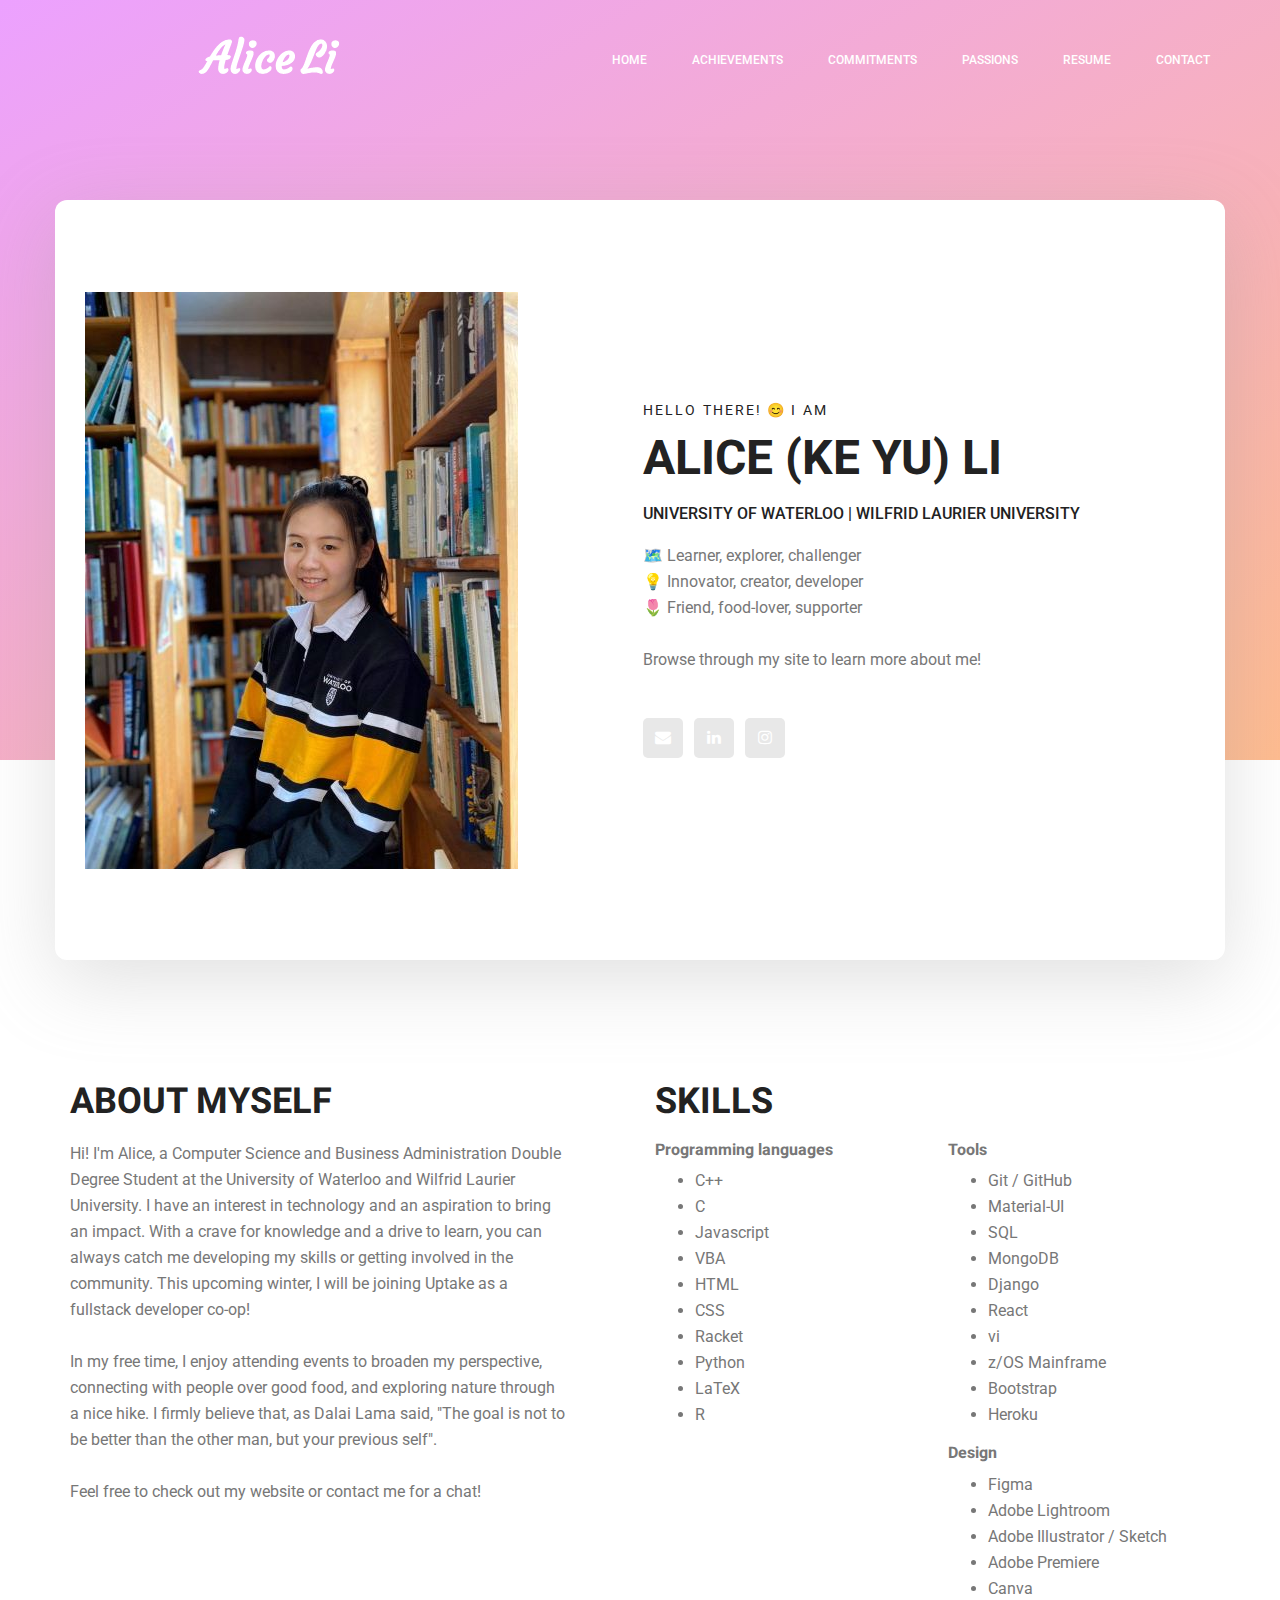
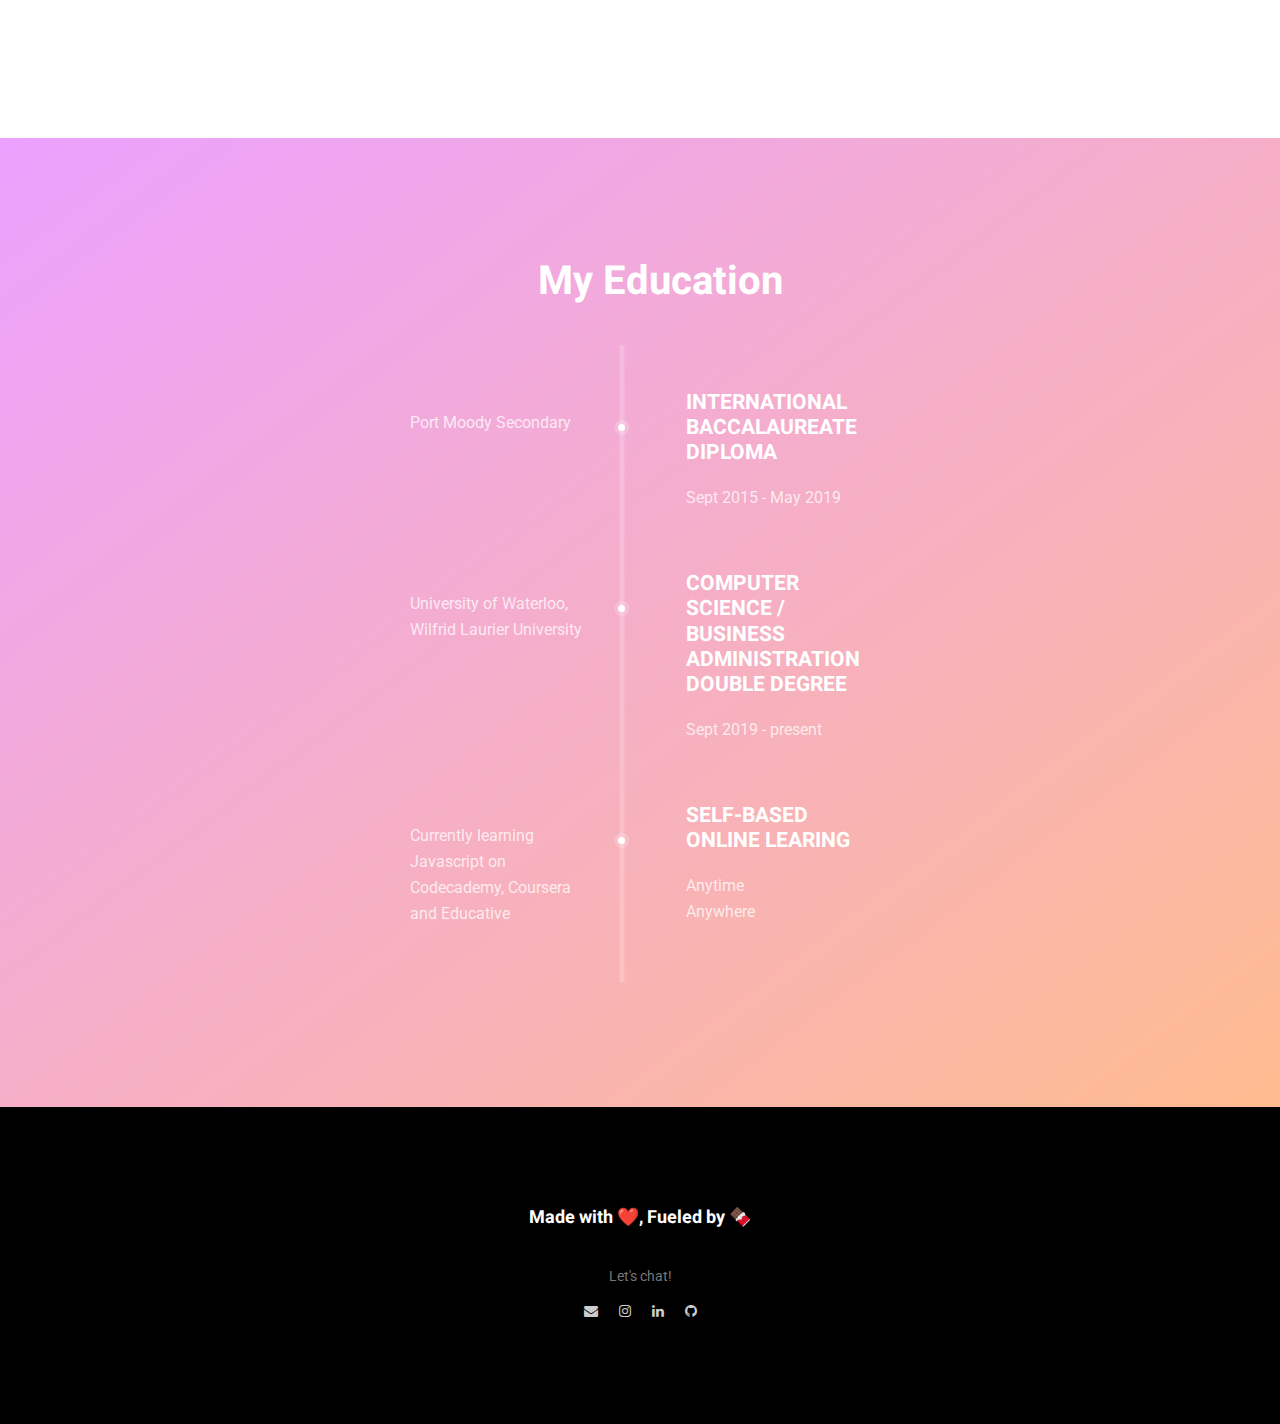
<file: index.html>
<!doctype html>
<html lang="en">
    <head>
		<!-- Global site tag (gtag.js) - Google Analytics -->
		<script async src="https://www.googletagmanager.com/gtag/js?id=UA-165931136-1"></script>
		<script>
		window.dataLayer = window.dataLayer || [];
		function gtag(){dataLayer.push(arguments);}
		gtag('js', new Date());

		gtag('config', 'UA-165931136-1');
		</script>

        <!-- Required meta tags -->
        <meta charset="utf-8">
        <meta name="viewport" content="width=device-width, initial-scale=1, shrink-to-fit=no">
        <link rel="icon" href="img/favicon.png" type="image/png">
		<title>Alice (Ke Yu)</title>
		
        <link rel="stylesheet" href="css/bootstrap.css">
        <link rel="stylesheet" href="vendors/linericon/style.css">
        <link rel="stylesheet" href="css/font-awesome.min.css">
        <link rel="stylesheet" href="vendors/nice-select/css/nice-select.css">
        <!-- main css -->
        <link rel="stylesheet" href="css/style.css">
		<link rel="stylesheet" href="css/responsive.css">
		
	</head>


    <body>
        
        <!--================Header Menu Area =================-->
        <header class="header_area">
            <div class="main_menu">
            	<nav class="navbar navbar-expand-lg navbar-light">
					<div class="container box_1620">
						<!-- Brand and toggle get grouped for better mobile display -->
						<a class="navbar-brand logo_h" href="index.html"><img src="img/logo.png" alt=""></a>
						<button class="navbar-toggler" type="button" data-toggle="collapse" data-target="#navbarSupportedContent" aria-controls="navbarSupportedContent" aria-expanded="false" aria-label="Toggle navigation">
							<span class="icon-bar"></span>
							<span class="icon-bar"></span>
							<span class="icon-bar"></span>
						</button>
						<!-- Collect the nav links, forms, and other content for toggling -->
						<div class="collapse navbar-collapse offset" id="navbarSupportedContent">
							<ul class="nav navbar-nav menu_nav ml-auto">
								<li class="nav-item active"><a class="nav-link" href="index.html">Home</a></li> 
								<li class="nav-item"><a class="nav-link" href="achievements.html">Achievements</a></li> 
								<li class="nav-item"><a class="nav-link" href="commitments.html">Commitments</a></li> 
								<li class="nav-item submenu dropdown">
									<a href="#" class="nav-link dropdown-toggle" data-toggle="dropdown" role="button" aria-haspopup="true" aria-expanded="false">Passions</a>
									<ul class="dropdown-menu">
										<li class="nav-item"><a class="nav-link" href="art.html">Art</a></li>
										<li class="nav-item"><a class="nav-link" href="sports.html">Sports</a></li>
										<li class="nav-item"><a class="nav-link" href="film.html">Film</a></li>
										<li class="nav-item"><a class="nav-link" href="baking.html">Baking</a></li>
									</ul>
								</li> 
								<li class="nav-item"><a class="nav-link" href="resume.pdf" target="_blank">Resume</a></li>
								<li class="nav-item"><a class="nav-link" href="contact.html">Contact</a></li>
							</ul>
						</div> 
					</div>
            	</nav>
            </div>
        </header>
        <!--================Header Menu Area =================-->
		
		




        <!--================Home Banner Area =================-->
        <section class="home_banner_area">
           	<div class="container box_1620">
           		<div class="banner_inner d-flex align-items-center">
					<div class="banner_content">
						<div class="media">
							<div class="d-flex">
								<img src="img/personal.jpeg" alt="">
							</div>
							<div class="media-body">
								<div class="personal_text">
									<h6>Hello There! 😊 I am</h6>
									<h3>Alice (Ke Yu) Li</h3>
									<h4>University of Waterloo   |   Wilfrid Laurier University</h4>
									<p>🗺️ Learner, explorer, challenger <br />💡 Innovator, creator, developer <br />🌷 Friend, food-lover, supporter  <br /><br />
									Browse through my site to learn more about me!</p>
				<!--	<p>I'm a student, developer, hungry, curious, explore, open to learn, share, feedback, challenge, self discipline, sleep, eat, </p> -->
									<ul class="list basic_info">
										</ul>
									<ul class="list personal_social">
										<li><a href="mailto:ky24li@uwaterloo.ca" target="_blank"><i class="fa fa-envelope"></i></a></li>
										<li><a href="https://www.linkedin.com/in/alice-li-keyu/" target="_blank"><i class="fa fa-linkedin"></i></a></li>
										<li><a href="https://www.instagram.com/aliceelii/" target="_blank"><i class="fa fa-instagram"></i></a></li>
									</ul>
								</div>
							</div>
						</div>
					</div>
				</div>
            </div>
        </section>
        <!--================End Home Banner Area =================-->
        
        <!--================Welcome Area =================-->
        <section class="welcome_area p_120">
        	<div class="container">
        		<div class="row welcome_inner">
        			<div class="col-lg-6">
        				<div class="welcome_text">
        					<h4>About Myself</h4>
        					<p>Hi! I'm Alice, a Computer Science and Business Administration Double Degree Student 
								at the University of Waterloo and Wilfrid Laurier University. I have an interest in technology and an aspiration 
							to bring an impact. With a crave for knowledge and a drive to learn, you can always catch me developing my skills or 
							getting involved in the community. This upcoming winter, I will be joining Uptake as a fullstack developer co-op!<br/><br/>
							In my free time, I enjoy attending events to broaden my perspective, connecting with people over good food, and 
							exploring nature through a nice hike. I firmly believe that, as Dalai Lama said, 
							"The goal is not to be better than the other man, but your previous self".<br/><br/>
							Feel free to check out my website or contact me for a chat!
						</p>
        				</div>
        			</div>
        			<div class="col-lg-6">
        				<div class="welcome_text">
						<h4>Skills</h4>
						<div class="row">
							<div class="col">
							<h5>Programming languages</h5>
								<ul>
									<li>C++</li>
									<li>C</li>
									<li>Javascript</li>
									<li>VBA</li>
									<li>HTML</li>
									<li>CSS</li>
									<li>Racket</li>
									<li>Python</li>
									<li>LaTeX</li>
									<li>R</li>
								</ul>
							</div>
							<div class="col">
								<h5>Tools</h5>
								<ul>
									<li>Git / GitHub</li>
									<li>Material-UI</li>
									<li>SQL</li>
									<li>MongoDB</li>
									<li>Django</li>
									<li>React</li>
									<li>vi</li>
									<li>z/OS Mainframe</li>
									<li>Bootstrap</li>
									<li>Heroku</li>
								</ul>
								<h5>Design</h5>
								<ul>
									<li>Figma</li>
									<li>Adobe Lightroom</li>
									<li>Adobe Illustrator / Sketch</li>
									<li>Adobe Premiere</li>
									<li>Canva</li>
								</ul>
							</div>
							</div>
						</div>
        			</div>
        		</div>
        	</div>
        </section>
        <!--================End Welcome Area =================-->
        
        <!--================My Tabs Area =================-->
        <section class="mytabs_area p_120">
        	<div class="container">
        		<div class="tabs_inner">
					<ul style="text-align: center; padding-bottom:20px;">
						
							<h4 style="color:white; font-size:250%"> My Education</h4>
						
					</ul>
					<div class="tab-content" id="myTabContent">
						<div class="tab-pane fade show active" id="home" aria-labelledby="home-tab">
							<ul class="list">
								<li>
									<span></span>
									<div class="media">
										<div class="d-flex" style="width:60%;">
											<p>Port Moody Secondary</p>
										</div>
										<div class="media-body">
											<h4>International Baccalaureate Diploma</h4>
											<p>Sept 2015 - May 2019</p>
										</div>
									</div>
								</li>
								<li>
									<span></span>
									<div class="media">
										<div class="d-flex" style="width:60%;">
											<p>University of Waterloo, Wilfrid Laurier University</p>
										</div>
										<div class="media-body">
											<h4>Computer Science / Business Administration Double Degree</h4>
											<p>Sept 2019 - present </p>
										</div>
									</div>
								</li>
								<li>
								<span></span>
									<div class="media">
										<div class="d-flex" style="width:60%;">
											<p>Currently learning Javascript on Codecademy, Coursera and Educative</p>
										</div>
										<div class="media-body">
											<h4>Self-based Online learing</h4>
											<p>Anytime <br />Anywhere</p>
										</div>
									</div>
								</li>
							</ul>
						</div>
					</div>
        		</div>
        	</div>
        </section>
        <!--================End My Tabs Area =================-->
        
		
        <!--================Footer Area =================-->
        <footer class="footer_area p_100">
        	<div class="container">
        		<div class="row footer_inner">
        			<div class="col-4">
        			</div>
        			<div class="col-4">
						<aside class="f_widget social_widget" style="text-align: center;">
        					<div class="f_title" >
        						<h3>Made with ❤️, Fueled by 🍫</h3>
        					</div>
        					<p>Let's chat!</p>
        					<ul class="list">
        						<li><a href="mailto:ky24li@uwaterloo.ca"><i class="fa fa-envelope"></i></a></li>
        						<li><a href="https://www.instagram.com/aliceelii/"><i class="fa fa-instagram"></i></a></li>
        						<li><a href="https://www.linkedin.com/in/alice-li-keyu/"><i class="fa fa-linkedin"></i></a></li>
        						<li><a href="https://github.com/keyualiceli"><i class="fa fa-github"></i></a></li>
        					</ul>
        				</aside>
                    </div>
                    <div class="col-4"></div>
        		</div>
        	</div>
        </footer>
        <!--================End Footer Area =================-->
        
        
        
        
        
        
        <!-- Optional JavaScript -->
        <!-- jQuery first, then Popper.js, then Bootstrap JS -->
        <script src="js/jquery-3.3.1.min.js"></script>
        <script src="js/bootstrap.min.js"></script>
        <script src="vendors/nice-select/js/jquery.nice-select.min.js"></script>
    </body>
</html>
</file>
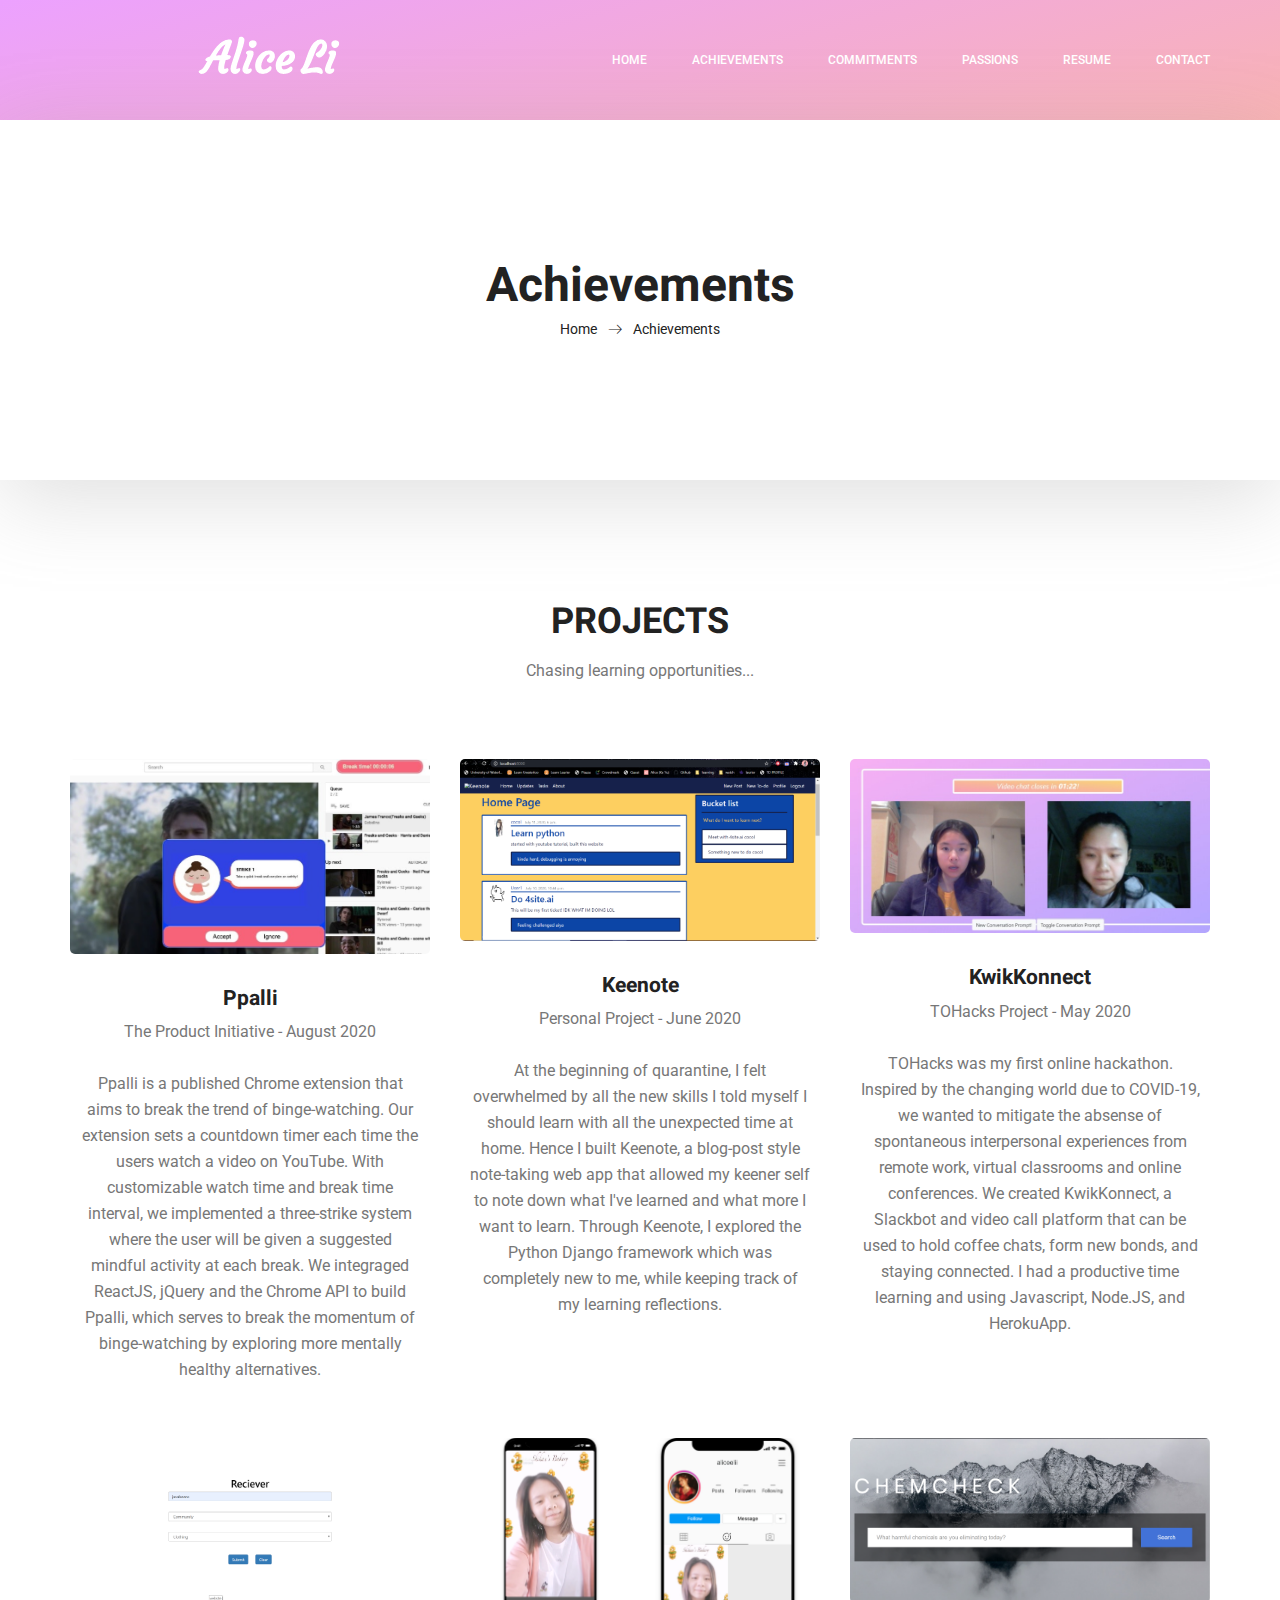
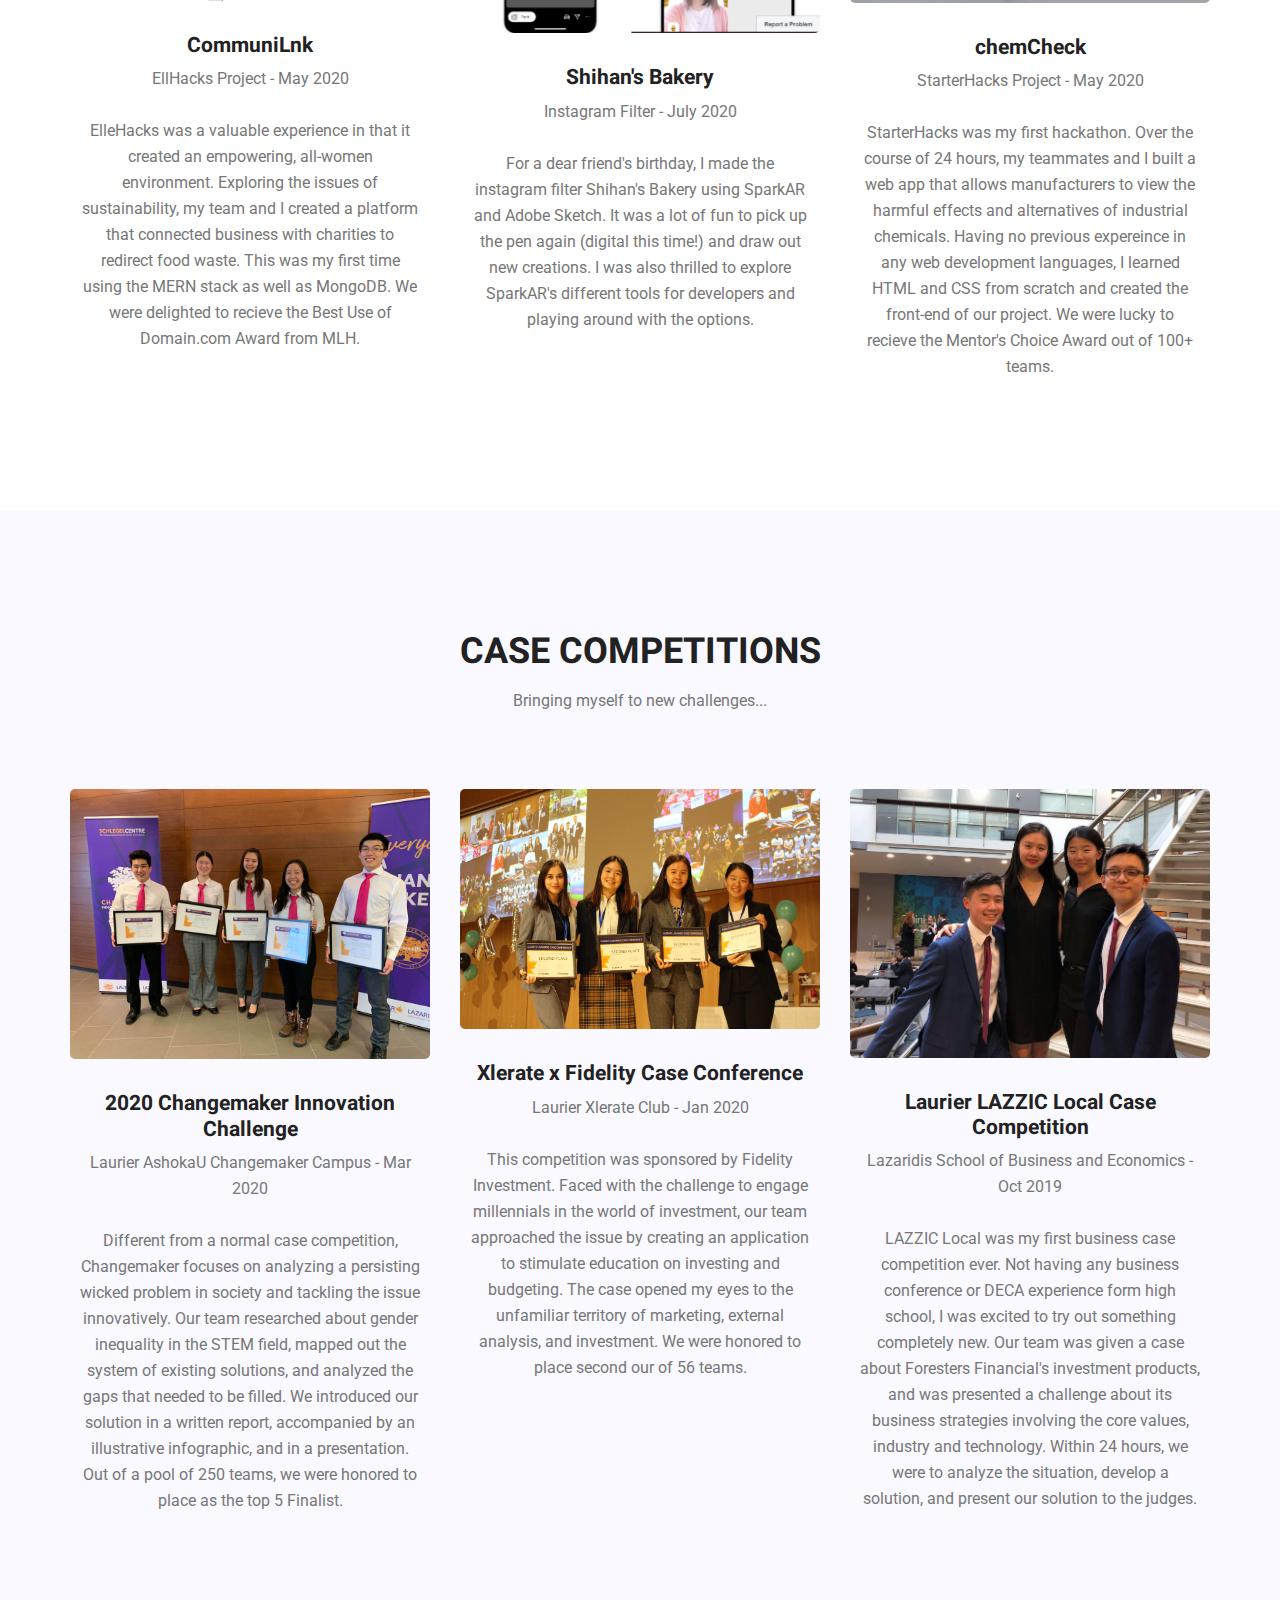
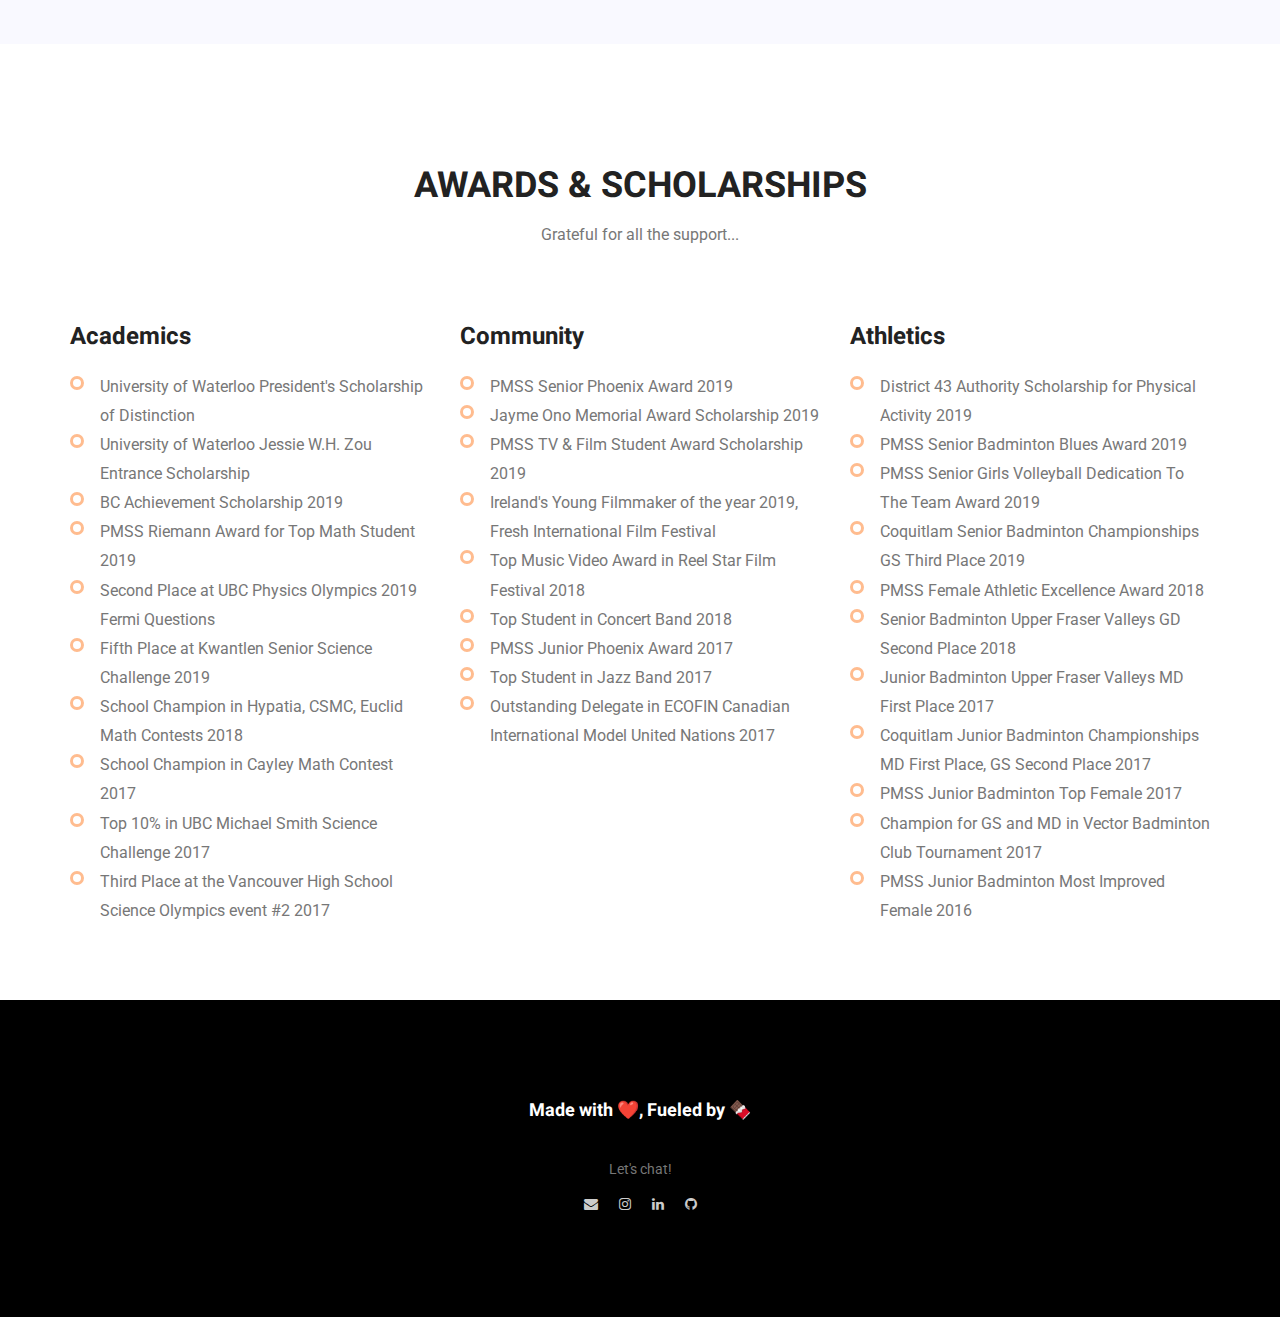
<file: achievements.html>
<!doctype html>
<html lang="en">
    <head>
        <!-- Required meta tags -->
        <meta charset="utf-8">
        <meta name="viewport" content="width=device-width, initial-scale=1, shrink-to-fit=no">
        <link rel="icon" href="img/favicon.png" type="image/png">
		<title>Alice (Ke Yu)</title>
		
        <link rel="stylesheet" href="css/bootstrap.css">
        <link rel="stylesheet" href="vendors/linericon/style.css">
        <link rel="stylesheet" href="css/font-awesome.min.css">
        <link rel="stylesheet" href="vendors/nice-select/css/nice-select.css">
        <!-- main css -->
        <link rel="stylesheet" href="css/style.css">
		<link rel="stylesheet" href="css/responsive.css">
		<!-- Global site tag (gtag.js) - Google Analytics -->
		<script async src="https://www.googletagmanager.com/gtag/js?id=UA-165931136-1"></script>
		<script>
		window.dataLayer = window.dataLayer || [];
		function gtag(){dataLayer.push(arguments);}
		gtag('js', new Date());

		gtag('config', 'UA-165931136-1');
		</script>
	</head>
    <body>
        
        <!--================Header Menu Area =================-->
        <header class="header_area">
            <div class="main_menu">
            	<nav class="navbar navbar-expand-lg navbar-light">
					<div class="container box_1620">
						<!-- Brand and toggle get grouped for better mobile display -->
						<a class="navbar-brand logo_h" href="index.html"><img src="img/logo.png" alt=""></a>
						<button class="navbar-toggler" type="button" data-toggle="collapse" data-target="#navbarSupportedContent" aria-controls="navbarSupportedContent" aria-expanded="false" aria-label="Toggle navigation">
							<span class="icon-bar"></span>
							<span class="icon-bar"></span>
							<span class="icon-bar"></span>
						</button>
						<!-- Collect the nav links, forms, and other content for toggling -->
						<div class="collapse navbar-collapse offset" id="navbarSupportedContent">
							<ul class="nav navbar-nav menu_nav ml-auto">
								<li class="nav-item active"><a class="nav-link" href="index.html">Home</a></li> 
								<li class="nav-item"><a class="nav-link" href="achievements.html">Achievements</a></li> 
								<li class="nav-item"><a class="nav-link" href="commitments.html">Commitments</a></li> 
								<li class="nav-item submenu dropdown">
									<a href="#" class="nav-link dropdown-toggle" data-toggle="dropdown" role="button" aria-haspopup="true" aria-expanded="false">Passions</a>
									<ul class="dropdown-menu">
										<li class="nav-item"><a class="nav-link" href="art.html">Art</a></li>
										<li class="nav-item"><a class="nav-link" href="sports.html">Sports</a></li>
										<li class="nav-item"><a class="nav-link" href="film.html">Film</a></li>
										<li class="nav-item"><a class="nav-link" href="baking.html">Baking</a></li>
									</ul>
								</li> 
								<li class="nav-item"><a class="nav-link" href="resume.pdf" target="_blank">Resume</a></li>
								<li class="nav-item"><a class="nav-link" href="contact.html">Contact</a></li>
							</ul>
						</div> 
					</div>
            	</nav>
            </div>
        </header>
        <!--================Header Menu Area =================-->
		
        <!--================Home Banner Area =================-->
        <section class="banner_area">
            <div class="box_1620">
				<div class="banner_inner d-flex align-items-center">
					<div class="container">
						<div class="banner_content text-center">
							<h2>Achievements</h2>
							<div class="page_link">
								<a href="index.html">Home</a>
								<a href="portfolio.html">Achievements</a>
							</div>
						</div>
					</div>
				</div>
            </div>
        </section>
        <!--================End Home Banner Area =================-->
        
        <!--================Home Gallery Area =================-->
        <section class="home_gallery_area p_120">
        	<div class="container">
        		<div class="main_title">
        			<h2>Projects</h2>
        			<p>Chasing learning opportunities...</p>
        		</div>
        	</div>
        	<div class="container">
        		<div class="gallery_f_inner row imageGallery1">
					<div class="col-lg-4 col-md-4 col-sm-6 brand manipul design print">
        				<div class="h_gallery_item">
        					<div class="g_img_item">
        						<img class="img-fluid" src="img/achievements/ppalli.PNG" alt="">
        						<a class="light" target="_blank" href="mfjlimjlgconlalhiombpccdeiadlcbn"><img src="img/achievements/computing.2.png" alt=""></a>
        					</div>
        					<div class="g_item_text" style="padding:10px;">
        						<h4>Ppalli</h4>
								<p>The Product Initiative - August 2020<br/><br/>
									Ppalli is a published Chrome extension that aims to break the trend of binge-watching.
									Our extension sets a countdown timer each time the users watch a video on YouTube. 
									With customizable watch time and break time interval, we implemented a three-strike system where 
									the user will be given a suggested mindful activity at each break. We integraged ReactJS, jQuery and the 
									Chrome API to build Ppalli, which serves to break the momentum of binge-watching by exploring more mentally healthy alternatives.
								</p>
        					</div>
        				</div>
        			</div>
					<div class="col-lg-4 col-md-4 col-sm-6 brand manipul design print">
        				<div class="h_gallery_item">
        					<div class="g_img_item">
        						<img class="img-fluid" src="img/achievements/keenote.PNG" alt="">
        						<a class="light" target="_blank" href="https://github.com/keyualiceli/Keenote"><img src="img/achievements/computing.2.png" alt=""></a>
        					</div>
        					<div class="g_item_text" style="padding:10px;">
        						<h4>Keenote</h4>
								<p>Personal Project - June 2020<br/><br/>
									At the beginning of quarantine, I felt overwhelmed by all the 
									new skills I told myself I should learn with all the unexpected time at home. 
									Hence I built Keenote, a blog-post style note-taking web app that 
									allowed my keener self to note down what I've learned and what more I want to learn. 
									Through Keenote, I explored the Python Django framework which was completely new to me,
									while keeping track of my learning reflections.
								</p>
        					</div>
        				</div>
        			</div>
        			<div class="col-lg-4 col-md-4 col-sm-6 brand manipul design print">
        				<div class="h_gallery_item">
        					<div class="g_img_item">
        						<img class="img-fluid" src="img/achievements/kwikkonnect.jpg" alt="">
        						<a class="light" target="_blank" href="https://devpost.com/software/kwikkonnect"><img src="img/achievements/computing.2.png" alt=""></a>
        					</div>
        					<div class="g_item_text" style="padding:10px;">
        						<h4>KwikKonnect</h4>
								<p>TOHacks Project - May 2020<br/><br/>
									TOHacks was my first online hackathon. Inspired by the changing world due to COVID-19,
									we wanted to mitigate the absense of spontaneous interpersonal experiences 
									from remote work, virtual classrooms and online conferences. We created KwikKonnect, a Slackbot 
									and video call platform that can be used to hold coffee chats, form new bonds, and staying connected.
									I had a productive time learning and using Javascript, Node.JS, and HerokuApp.
								</p>
        					</div>
        				</div>
        			</div>
        			<div class="col-lg-4 col-md-4 col-sm-6 brand manipul creative">
        				<div class="h_gallery_item">
        					<div class="g_img_item">
        						<img class="img-fluid" src="img/achievements/communilnk.png" alt="">
        						<a class="light" target="_blank" href="https://ellehacks2020.hackerearth.com/challenges/hackathon/ellehacks-2020/dashboard/b43afa4/submission/"><img src="img/achievements/computing.2.png" alt=""></a>
        					</div>
        					<div class="g_item_text" style="padding:10px;">
        						<h4>CommuniLnk</h4>
        						<p>EllHacks Project - May 2020<br/><br/>
									ElleHacks was a valuable experience in that it created an empowering, all-women environment. Exploring the issues of sustainability, 
									my team and I created a platform that connected business with charities to redirect food waste. This was my first time using the MERN stack 
									as well as MongoDB. We were delighted to recieve the Best Use of Domain.com Award from MLH.
								</p>
        					</div>
        				</div>
					</div>
					<div class="col-lg-4 col-md-4 col-sm-6 brand manipul design print">
        				<div class="h_gallery_item">
        					<div class="g_img_item">
        						<img class="img-fluid" src="img/achievements/ig_filter_merged.jpg" alt="">
        						<a class="light" target="_blank" href="https://www.instagram.com/ar/328436628186642/"><img src="img/achievements/computing.2.png" alt=""></a>
        					</div>
        					<div class="g_item_text" style="padding:10px;">
        						<h4>Shihan's Bakery</h4>
								<p>Instagram Filter - July 2020<br/><br/>
									For a dear friend's birthday, I made the instagram filter Shihan's Bakery using 
									SparkAR and Adobe Sketch. It was a lot of fun to pick up the pen again (digital this time!)
									and draw out new creations. I was also thrilled to explore SparkAR's different tools 
									for developers and playing around with the options.
								</p>
        					</div>
        				</div>
        			</div>
        			<div class="col-lg-4 col-md-4 col-sm-6 manipul creative design print">
        				<div class="h_gallery_item">
        					<div class="g_img_item">
        						<img class="img-fluid" src="img/achievements/chemcheck.PNG" alt="">
        						<a class="light" target="_blank" href="https://devpost.com/software/chemcheck"><img src="img/achievements/computing.2.png" alt=""></a>
        					</div>
        					<div class="g_item_text" style="padding:10px;">
        						<h4>chemCheck</h4>
        						<p>StarterHacks Project - May 2020<br/><br/>
									StarterHacks was my first hackathon. Over the course of 24 hours, my teammates and I built a web app that allows manufacturers to view the harmful 
									effects and alternatives of industrial chemicals. Having no previous expereince in any web development languages, I learned HTML and CSS from scratch and created the front-end of our project.
									We were lucky to recieve the Mentor's Choice Award out of 100+ teams.
								</p>
        					</div>
        				</div>
        			</div>
        			
        		</div>
        		<!--<div class="more_btn">
        			<a class="main_btn" href="#">Load More Items</a>
        		</div>-->
        	</div>
		</section>
		
		<section class="feature_area p_120">
        	<div class="container">
        		<div class="main_title">
        			<h2>Case Competitions</h2>
        			<p>Bringing myself to new challenges...</p>
        		</div>
        	</div>
        	<div class="container">
        		<div class="gallery_f_inner row imageGallery1">
        			<div class="col-lg-4 col-md-4 col-sm-6 brand manipul design print">
        				<div class="h_gallery_item">
        					<div class="g_img_item">
        						<img class="img-fluid" src="img/achievements/changemaker.jpeg" alt="">
        						<a class="light" target="_blank" href="https://students.wlu.ca/work-leadership-and-volunteering/entrepreneurship/ashokau-changemaker-campus.html"><img src="img/achievements/pitch.png" alt=""></a>
        					</div>
        					<div class="g_item_text" style="padding:10px;">
        						<h4>2020 Changemaker Innovation Challenge</h4>
								<p>Laurier AshokaU Changemaker Campus - Mar 2020<br/><br/>
									Different from a normal case competition, Changemaker focuses on analyzing a persisting wicked problem in society and tackling the issue innovatively.
									Our team researched about gender inequality in the STEM field, mapped out the system of existing solutions, and analyzed the gaps that needed to be filled.
									We introduced our solution in a written report, accompanied by an illustrative infographic, and in a presentation.
									Out of a pool of 250 teams, we were honored to place as the top 5 Finalist.
								</p>
        					</div>
        				</div>
        			</div>
        			<div class="col-lg-4 col-md-4 col-sm-6 brand manipul creative">
        				<div class="h_gallery_item">
        					<div class="g_img_item">
        						<img class="img-fluid" src="img/achievements/fidelity.JPG" alt="">
        						<a class="light" target="_blank" href="https://www.facebook.com/events/lazaridis-school-of-business-economics/xlerate-x-fidelity-annual-first-year-case-conference/2176394305959920/"><img src="img/achievements/pitch.png" alt=""></a>
        					</div>
        					<div class="g_item_text" style="padding:10px;">
        						<h4>Xlerate x Fidelity Case Conference</h4>
								<p>Laurier Xlerate Club - Jan 2020<br/><br/>
									This competition was sponsored by Fidelity Investment. Faced with the challenge to engage millennials in the world of investment, our team 
									approached the issue by creating an application to stimulate education on investing and budgeting. The case opened my eyes 
									to the unfamiliar territory of marketing, external analysis, and investment. We were honored to place second our of 56 teams.
								</p>
        					</div>
        				</div>
        			</div>
        			<div class="col-lg-4 col-md-4 col-sm-6 manipul creative design print">
        				<div class="h_gallery_item">
        					<div class="g_img_item">
        						<img class="img-fluid" src="img/achievements/forester.jpeg" alt="">
        						<a class="light" target="_blank" href="https://lazicc.com/lazicc-local/"><img src="img/achievements/pitch.png" alt=""></a>
        					</div>
        					<div class="g_item_text" style="padding:10px;"> 
        						<h4>Laurier LAZZIC Local Case Competition</h4>
        						<p>Lazaridis School of Business and Economics - Oct 2019 <br/><br/>
									LAZZIC Local was my first business case competition ever. Not having any business conference or DECA experience form high school, I
									was excited to try out something completely new. Our team was given a case about Foresters Financial's investment products, and was presented a challenge about its business strategies involving the core values, industry and technology.
									Within 24 hours, we were to analyze the situation, develop a solution, and present our solution to the judges. 
								</p>
        					</div>
        				</div>
        			</div>
        			
        		</div>
        		<!--<div class="more_btn">
        			<a class="main_btn" href="#">Load More Items</a>
        		</div>-->
        	</div>
		</section>
		
		<!--================End Home Gallery Area =================-->
		
		<section class="home_gallery_area p_120">
        	<div class="container">
        		<div class="main_title">
					<h2>Awards & Scholarships</h2>
					<p>Grateful for all the support...</p>
        		</div>
        	</div>
        	<div class="container">
        		<div class="gallery_f_inner row imageGallery1">
        			<div class="col-lg-4 col-sm-6 mt-sm-30 typo-sec">
						<h3 class="mb-20 title_color">Academics</h3>
						<div class="">
							<ul class="unordered-list">
								<li>University of Waterloo President's Scholarship of Distinction</li>
								<li>University of Waterloo Jessie W.H. Zou Entrance Scholarship</li>
								<li>BC Achievement Scholarship 2019</li>
								<li>PMSS Riemann Award for Top Math Student 2019</li>
								<li>Second Place at UBC Physics Olympics 2019 Fermi Questions</li>
								<li>Fifth Place at Kwantlen Senior Science Challenge 2019</li>
								<li>School Champion in Hypatia, CSMC, Euclid Math Contests 2018</li>
								<li>School Champion in Cayley Math Contest 2017</li>
								<li>Top 10% in UBC Michael Smith Science Challenge 2017</li>
								<li>Third Place at the Vancouver High School Science Olympics event #2 2017</li>
							</ul>
						</div>
					</div>
        			<div class="col-lg-4 col-sm-6 mt-sm-30 typo-sec">
						<h3 class="mb-20 title_color">Community</h3>
						<div class="">
							<ul class="unordered-list">
								<li>PMSS Senior Phoenix Award 2019</li>
								<li>Jayme Ono Memorial Award Scholarship 2019</li>
								<li>PMSS TV & Film Student Award Scholarship 2019</li>
								<li>Ireland's Young Filmmaker of the year 2019, Fresh International Film Festival</li>
								<li>Top Music Video Award in Reel Star Film Festival 2018</li>
								<li>Top Student in Concert Band 2018</li>
								<li>PMSS Junior Phoenix Award 2017</li>
								<li>Top Student in Jazz Band 2017</li>
								<li>Outstanding Delegate in ECOFIN Canadian International Model United Nations 2017</li>
							</ul>
						</div>
					</div>
					<div class="col-lg-4 col-sm-6 mt-sm-30 typo-sec">
						<h3 class="mb-20 title_color">Athletics</h3>
						<div class="">
							<ul class="unordered-list">
								<li>District 43 Authority Scholarship for Physical Activity 2019</li>
								<li>PMSS Senior Badminton Blues Award 2019</li>
								<li>PMSS Senior Girls Volleyball Dedication To The Team Award 2019</li>
								<li>Coquitlam Senior Badminton Championships GS Third Place 2019</li>
								<li>PMSS Female Athletic Excellence Award 2018</li>
								<li>Senior Badminton Upper Fraser Valleys GD Second Place 2018</li>
								<li>Junior Badminton Upper Fraser Valleys MD First Place 2017</li>
								<li>Coquitlam Junior Badminton Championships MD First Place, GS Second Place 2017</li>
								<li>PMSS Junior Badminton Top Female 2017</li>
								<li>Champion for GS and MD in Vector Badminton Club Tournament 2017</li>
								<li>PMSS Junior Badminton Most Improved Female 2016</li>
							</ul>
						</div>
					</div>
        		</div>
        		<!--<div class="more_btn">
        			<a class="main_btn" href="#">Load More Items</a>
        		</div>-->
        	</div>
		</section>
		
        <!--================End Home Gallery Area =================-->
        
        
        <!--================Footer Area =================-->
        <footer class="footer_area p_100">
        	<div class="container">
        		<div class="row footer_inner">
        			<div class="col-4">
        			</div>
        			<div class="col-4">
						<aside class="f_widget social_widget" style="text-align: center;">
        					<div class="f_title" >
        						<h3>Made with ❤️, Fueled by 🍫</h3>
        					</div>
        					<p>Let's chat!</p>
        					<ul class="list">
        						<li><a href="mailto:ky24li@uwaterloo.ca"><i class="fa fa-envelope"></i></a></li>
        						<li><a href="https://www.instagram.com/aliceelii/"><i class="fa fa-instagram"></i></a></li>
        						<li><a href="https://www.linkedin.com/in/alice-li-keyu/"><i class="fa fa-linkedin"></i></a></li>
        						<li><a href="https://github.com/keyualiceli"><i class="fa fa-github"></i></a></li>
        					</ul>
        				</aside>
                    </div>
                    <div class="col-4"></div>
        		</div>
        	</div>
        </footer>
		<!--================End Footer Area =================-->
	
        
        
        
        
       <!-- Optional JavaScript -->
        <!-- jQuery first, then Popper.js, then Bootstrap JS -->
        <script src="js/jquery-3.3.1.min.js"></script>
        <script src="js/bootstrap.min.js"></script>
        <script src="vendors/nice-select/js/jquery.nice-select.min.js"></script>
    </body>
</html>
</file>
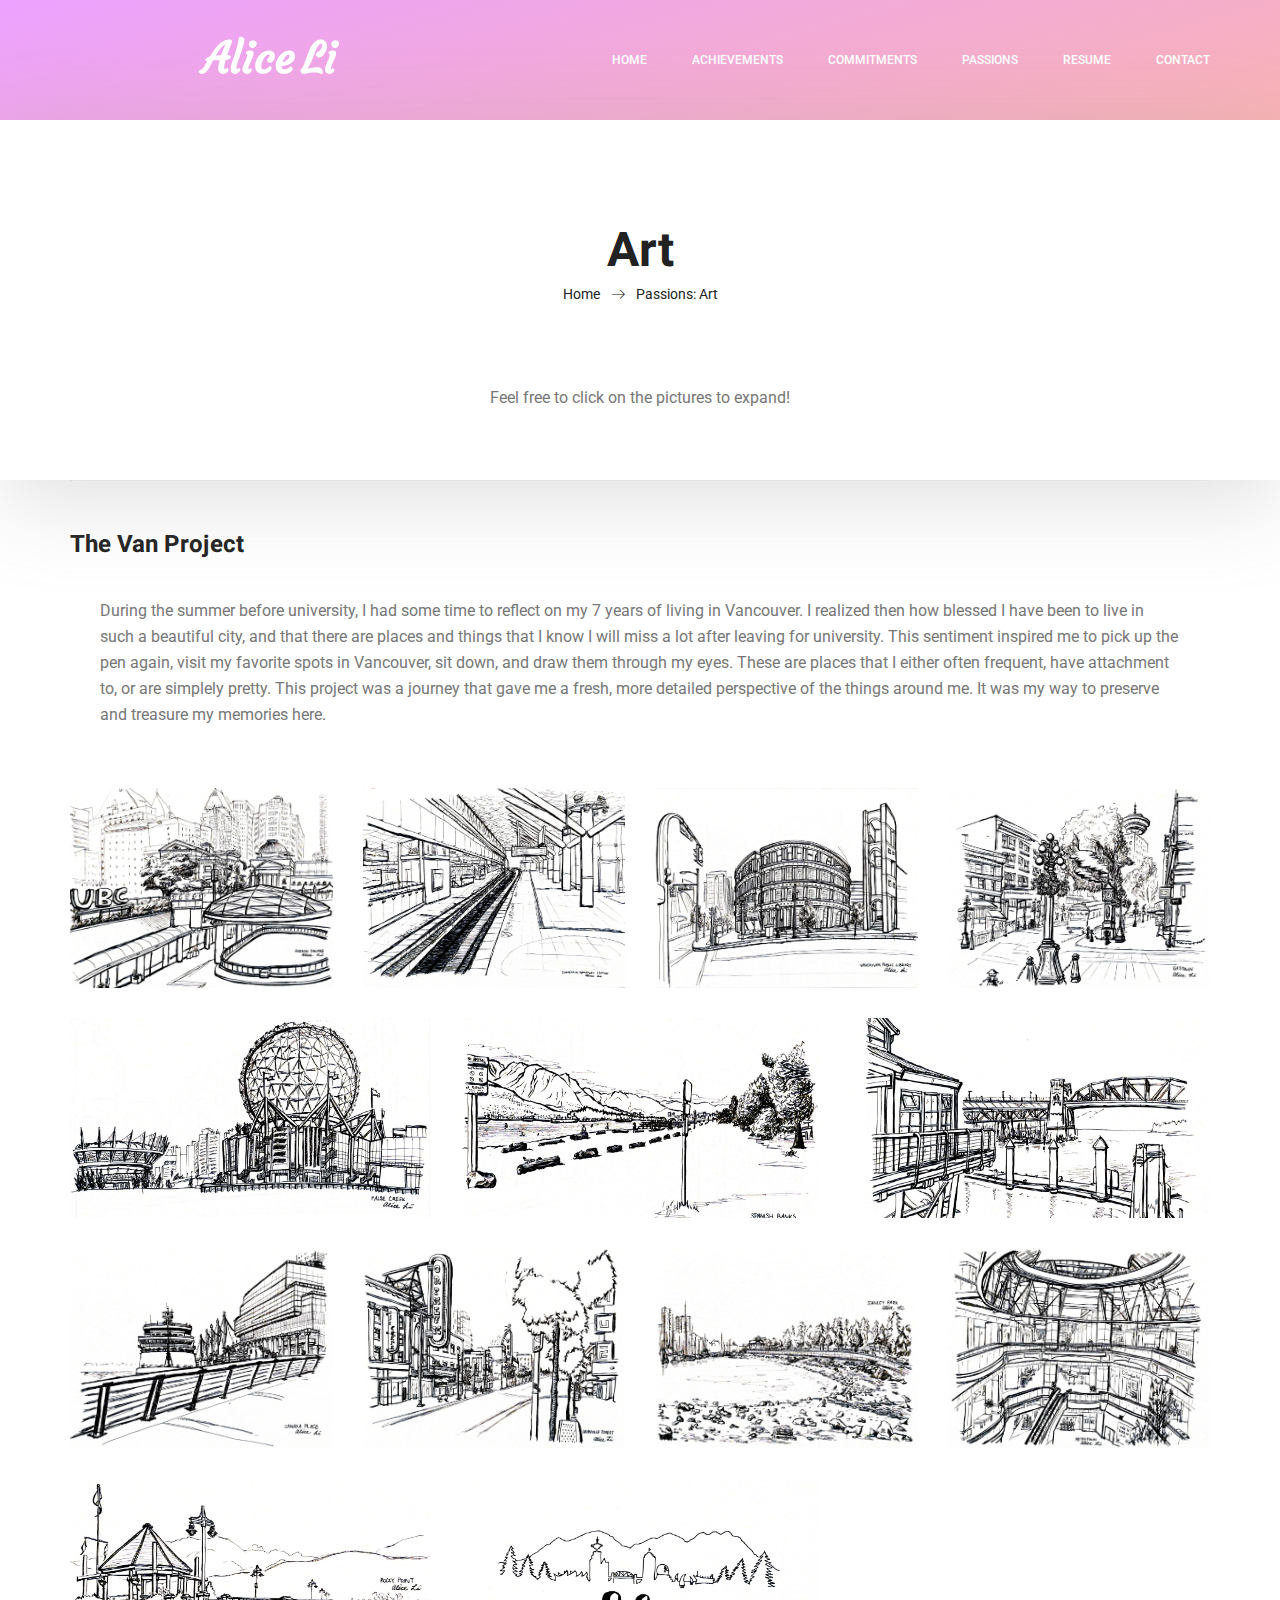
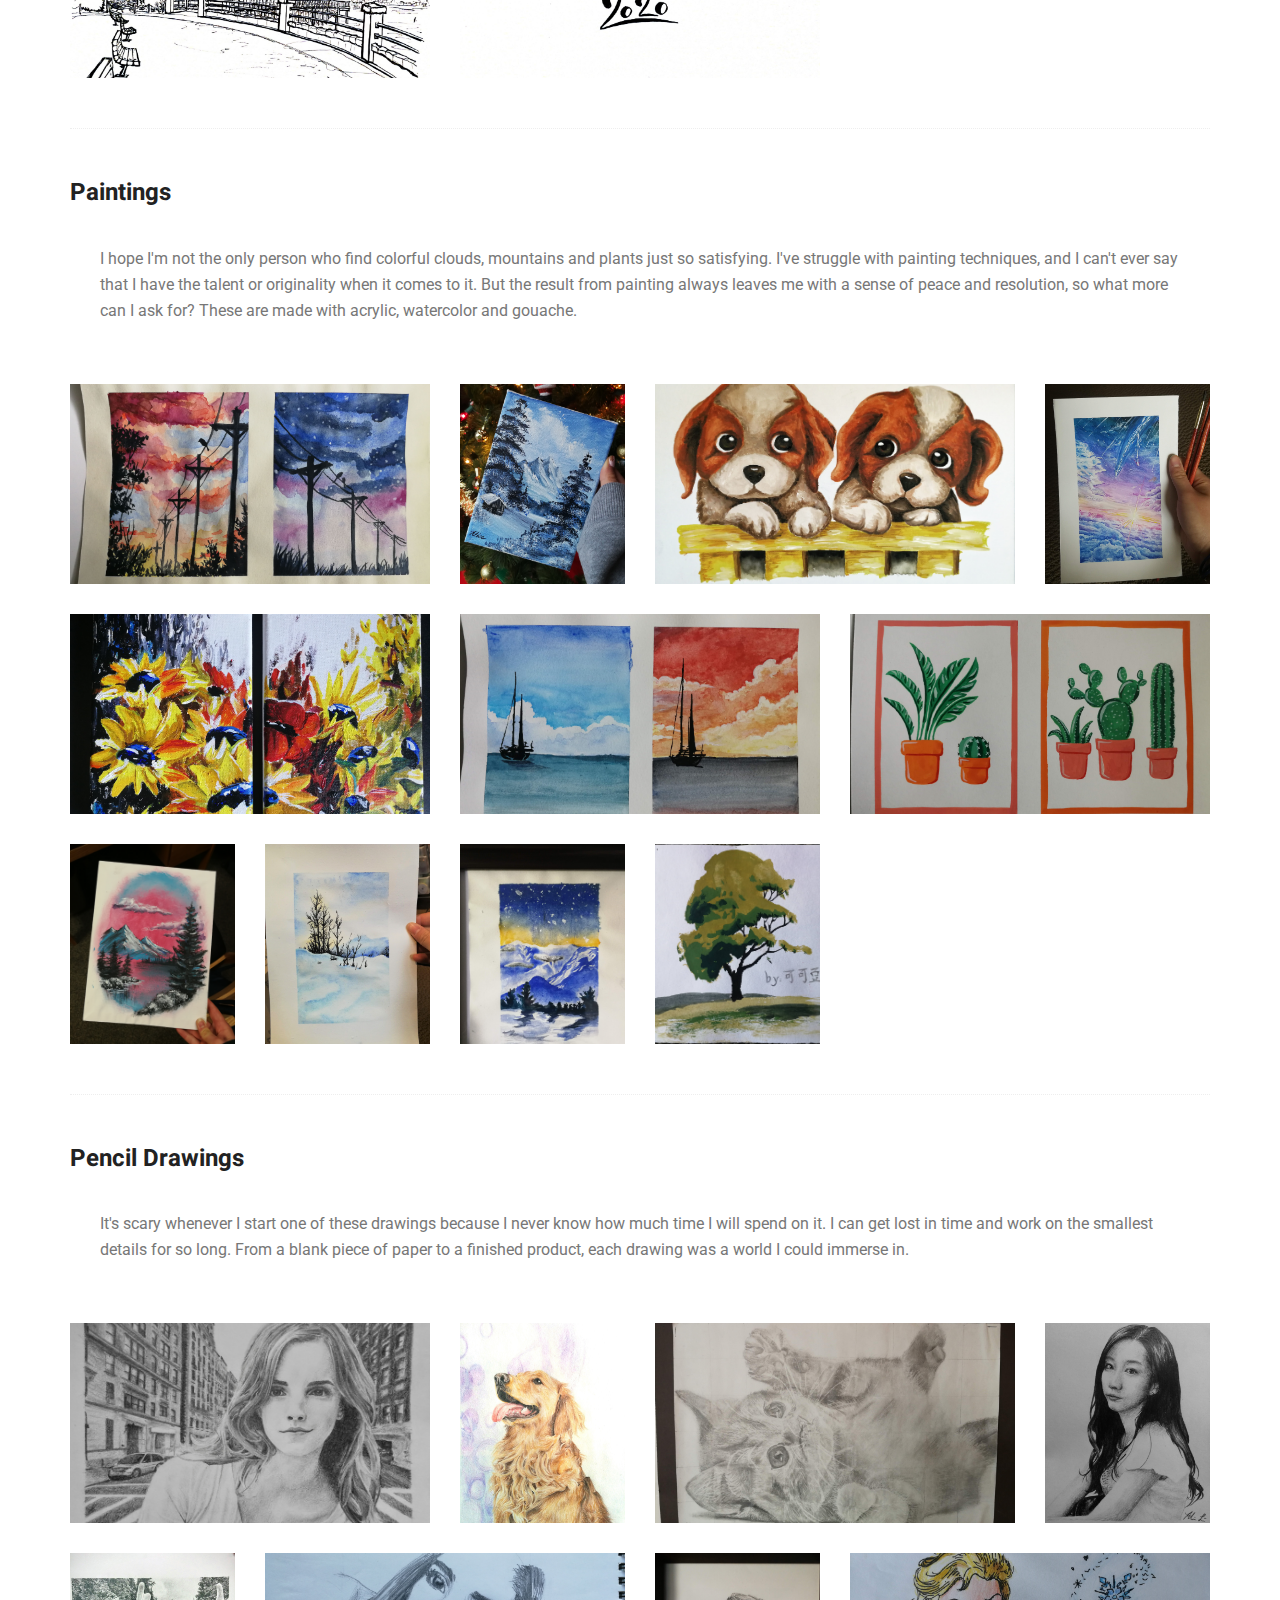
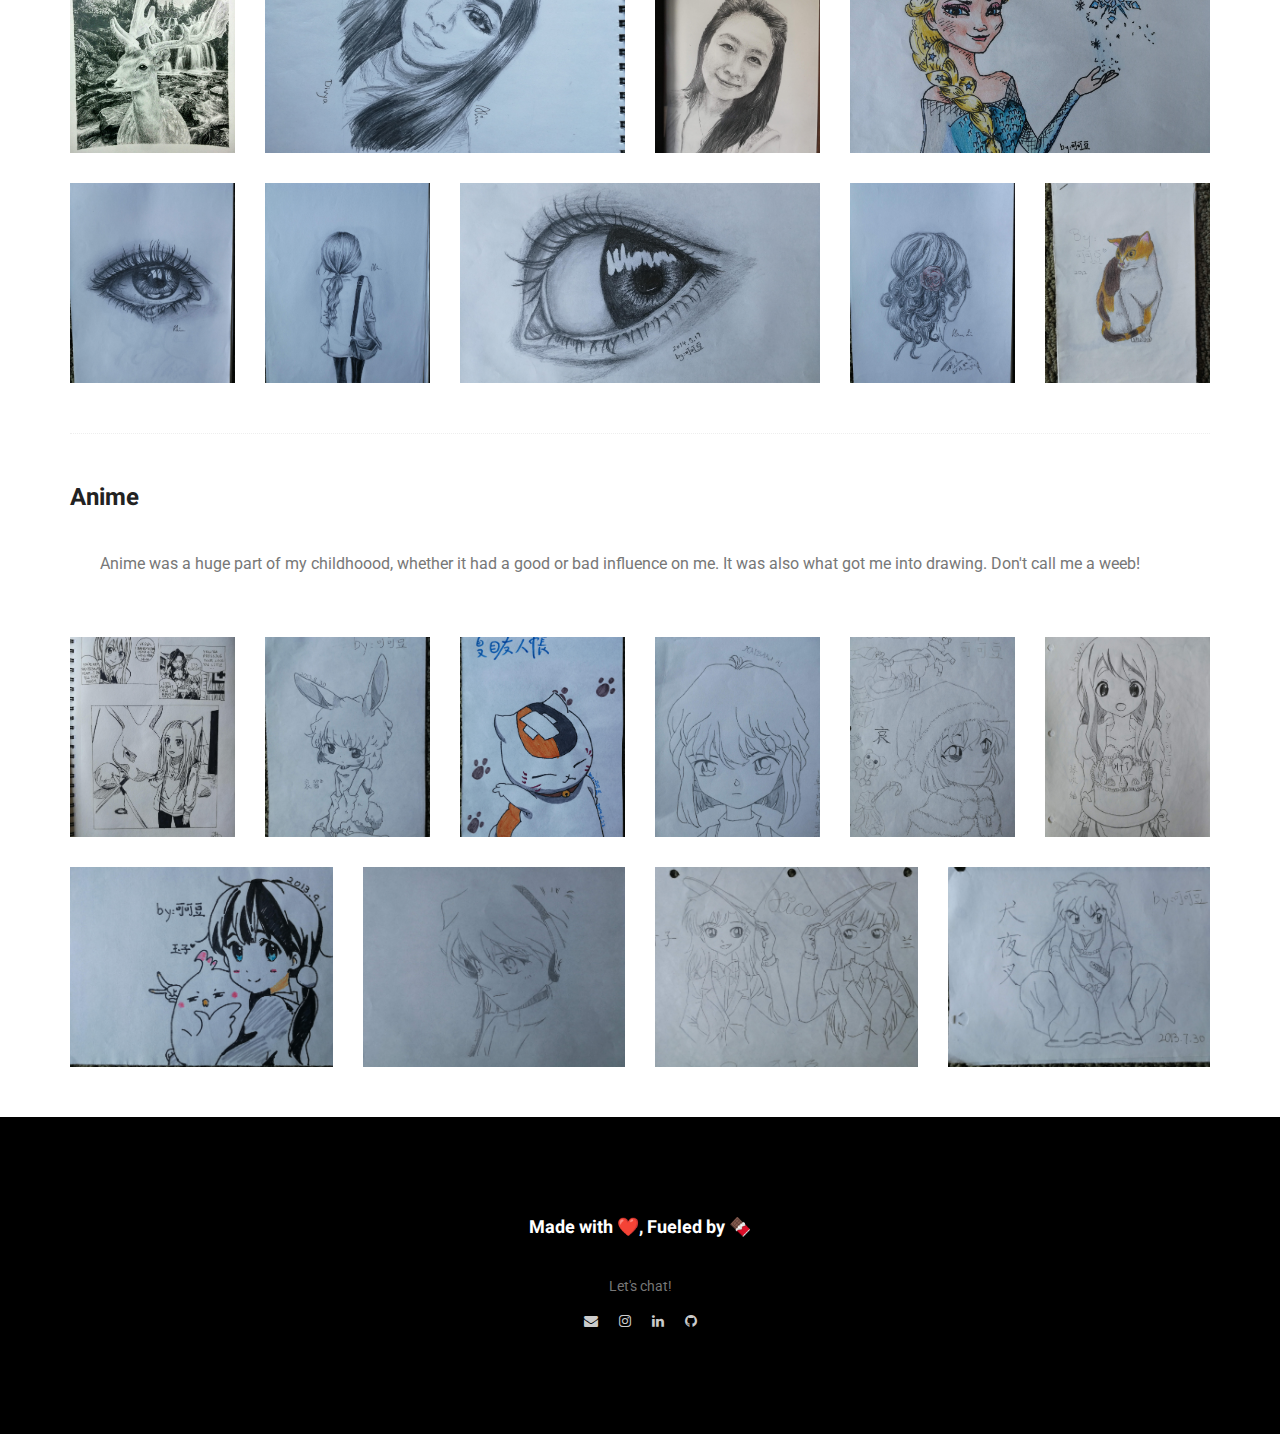
<file: art.html>
<!doctype html>
<html lang="en">
    <head>
        <!-- Required meta tags -->
        <meta charset="utf-8">
        <meta name="viewport" content="width=device-width, initial-scale=1, shrink-to-fit=no">
        <link rel="icon" href="img/favicon.png" type="image/png">
		<title>Alice (Ke Yu)</title>
		
        <link rel="stylesheet" href="css/bootstrap.css">
        <link rel="stylesheet" href="vendors/linericon/style.css">
        <link rel="stylesheet" href="css/font-awesome.min.css">
        <link rel="stylesheet" href="vendors/nice-select/css/nice-select.css">
        <!-- main css -->
        <link rel="stylesheet" href="css/style.css">
        <link rel="stylesheet" href="css/responsive.css">
        <!-- Global site tag (gtag.js) - Google Analytics -->
        <script async src="https://www.googletagmanager.com/gtag/js?id=UA-165931136-1"></script>
        <script>
        window.dataLayer = window.dataLayer || [];
        function gtag(){dataLayer.push(arguments);}
        gtag('js', new Date());

        gtag('config', 'UA-165931136-1');
        </script>

	</head>


    <body>
        
        <!--================Header Menu Area =================-->
        <header class="header_area">
            <div class="main_menu">
            	<nav class="navbar navbar-expand-lg navbar-light">
					<div class="container box_1620">
						<!-- Brand and toggle get grouped for better mobile display -->
						<a class="navbar-brand logo_h" href="index.html"><img src="img/logo.png" alt=""></a>
						<button class="navbar-toggler" type="button" data-toggle="collapse" data-target="#navbarSupportedContent" aria-controls="navbarSupportedContent" aria-expanded="false" aria-label="Toggle navigation">
							<span class="icon-bar"></span>
							<span class="icon-bar"></span>
							<span class="icon-bar"></span>
						</button>
						<!-- Collect the nav links, forms, and other content for toggling -->
						<div class="collapse navbar-collapse offset" id="navbarSupportedContent">
							<ul class="nav navbar-nav menu_nav ml-auto">
								<li class="nav-item active"><a class="nav-link" href="index.html">Home</a></li> 
								<li class="nav-item"><a class="nav-link" href="achievements.html">Achievements</a></li> 
								<li class="nav-item"><a class="nav-link" href="commitments.html">Commitments</a></li> 
								<li class="nav-item submenu dropdown">
									<a href="#" class="nav-link dropdown-toggle" data-toggle="dropdown" role="button" aria-haspopup="true" aria-expanded="false">Passions</a>
									<ul class="dropdown-menu">
										<li class="nav-item"><a class="nav-link" href="art.html">Art</a></li>
										<li class="nav-item"><a class="nav-link" href="sports.html">Sports</a></li>
										<li class="nav-item"><a class="nav-link" href="film.html">Film</a></li>
										<li class="nav-item"><a class="nav-link" href="baking.html">Baking</a></li>
									</ul>
								</li> 
								<li class="nav-item"><a class="nav-link" href="resume.pdf" target="_blank">Resume</a></li>
								<li class="nav-item"><a class="nav-link" href="contact.html">Contact</a></li>
							</ul>
						</div> 
					</div>
            	</nav>
            </div>
        </header>
        <!--================Header Menu Area =================-->
        <section class="banner_area">
            <div class="box_1620">
				<div class="banner_inner d-flex align-items-center">
					<div class="container">
						<div class="banner_content text-center" style="margin-top:50px;">
							<h2>Art</h2>
							<div class="page_link">
                                <a href="index.html">Home</a>
                                <a href="elements.html">Passions: Art</a>
                            </div>
                            <br/><br/><br/>
                                <p>Feel free to click on the pictures to expand!</p>
                        </div>
					</div>
				</div>
            </div>
        </section>

        <!--==============First Section=======================-->
        <div class="whole-wrap">
            <div class="container"> 
            <div class="section-top-border" style="border-bottom: 50px;">
                <h3 class="title_color">The Van Project</h3>
                <div class="personal_text" style="padding:30px;">
                    During the summer before university, I had some time to reflect on my 7 years of living in Vancouver.
                    I realized then how blessed I have been to live in such a beautiful city, and that there are places and things that 
                    I know I will miss a lot after leaving for university. This sentiment inspired me to pick up the pen again, visit my favorite spots in Vancouver,
                    sit down, and draw them through my eyes. These are places that I either often frequent, have attachment to, or are simplely 
                    pretty. This project was a journey that gave me a fresh, more detailed perspective of the things around me. It was my way to 
                    preserve and treasure my memories here.
                </div>
                <div class="row gallery-item">
                    <div class="col-md-3">
                        <a href="img/art/van/1.jpg" class="img-gal" target="_blank" ><div title="Robson Square" class="single-gallery-image" style="background: url(img/art/van/1.jpg);"></div></a>
                    </div>
                    <div class="col-md-3">
                        <a href="img/art/van/2.jpg" class="img-gal" target="_blank"><div title="Commercial-Broadway Skytrain Station" class="single-gallery-image" style="background: url(img/art/van/2.jpg);"></div></a>
                    </div>
                    <div class="col-md-3">
                        <a href="img/art/van/4.jpg" class="img-gal" target="_blank"><div title="Vancouver Public Library" class="single-gallery-image" style="background: url(img/art/van/4.jpg);"></div></a>
                    </div>
                    <div class="col-md-3">
                        <a href="img/art/van/5.jpg" class="img-gal" target="_blank"><div title="Gastown" class="single-gallery-image" style="background: url(img/art/van/5.jpg);"></div></a>
                    </div>
                    <div class="col-md-4">
                        <a href="img/art/van/3.jpg" class="img-gal" target="_blank"><div title="Science World at TELUS World of Science" class="single-gallery-image" style="background: url(img/art/van/3.jpg);"></div></a>
                    </div>
                    <div class="col-md-4">
                        <a href="img/art/van/7.jpg" class="img-gal" target="_blank"><div title="Spanish Banks Beach" title="Spanish Banks Beach" class="single-gallery-image" style="background: url(img/art/van/7.jpg);"></div></a>
                    </div>
                    <div class="col-md-4">
                        <a href="img/art/van/9.jpg" class="img-gal" target="_blank"><div title="Granville Island Public Market" class="single-gallery-image" style="background: url(img/art/van/9.jpg);"></div></a>
                    </div>
                    <div class="col-md-3">
                        <a href="img/art/van/6.jpg" class="img-gal" target="_blank"><div title="Canada Place" class="single-gallery-image" style="background: url(img/art/van/6.jpg);"></div></a>
                    </div>
                    <div class="col-md-3">
                        <a href="img/art/van/8.jpg" class="img-gal" target="_blank"><div title="Granville Street" class="single-gallery-image" style="background: url(img/art/van/8.jpg);"></div></a>
                    </div>
                    <div class="col-md-3">
                        <a href="img/art/van/10.jpg" class="img-gal" target="_blank"><div title="Stanley Park" class="single-gallery-image" style="background: url(img/art/van/10.jpg);"></div></a>
                    </div>
                    <div class="col-md-3">
                        <a href="img/art/van/11.jpg" class="img-gal" target="_blank"><div title="Metropolis at Metrotown" class="single-gallery-image" style="background: url(img/art/van/11.jpg);"></div></a>
                    </div>
                    <div class="col-md-4">
                        <a href="img/art/van/12.jpg" class="img-gal" target="_blank"><div title="Rocky Point Park" class="single-gallery-image" style="background: url(img/art/van/12.jpg);"></div></a>
                    </div>
                    <div class="col-md-4">
                        <a href="img/art/van/13.jpg" class="img-gal" target="_blank"><div class="single-gallery-image" style="background: url(img/art/van/13.jpg);"></div></a>
                    </div>
                    
                </div>
            </div>
            <!--==============Second Section=======================-->
            <div class="section-top-border" style="padding-bottom: 50px;">
                <h3 class="title_color">Paintings</h3>
                <div class="personal_text" style="padding:30px;">
                    I hope I'm not the only person who find colorful clouds, mountains and plants just so satisfying. I've struggle with painting techniques, and 
                    I can't ever say that I have the talent or originality when it comes to it. But the result from painting always leaves me with a sense of peace and resolution,
                    so what more can I ask for? These are made with acrylic, watercolor and gouache.
                </div>
                <div class="row gallery-item">
                    <div class="col-md-4">
                        <a href="img/art/painting/1.jpg" class="img-gal" target="_blank"><div class="single-gallery-image" style="background: url(img/art/painting/1.jpg);"></div></a>
                    </div>
                    <div class="col-md-2">
                        <a href="img/art/painting/2.jpg" class="img-gal" target="_blank"><div class="single-gallery-image" style="background: url(img/art/painting/2.jpg);"></div></a>
                    </div>
                    <div class="col-md-4">
                        <a href="img/art/painting/3.jpg" class="img-gal" target="_blank"><div class="single-gallery-image" style="background: url(img/art/painting/3.jpg);"></div></a>
                    </div>
                    <div class="col-md-2">
                        <a href="img/art/painting/4.jpg" class="img-gal" target="_blank"><div class="single-gallery-image" style="background: url(img/art/painting/4.jpg);"></div></a>
                    </div>
                    <div class="col-md-4">
                        <a href="img/art/painting/5.jpg" class="img-gal" target="_blank"><div class="single-gallery-image" style="background: url(img/art/painting/5.jpg);"></div></a>
                    </div>
                    <div class="col-md-4">
                        <a href="img/art/painting/6.jpg" class="img-gal" target="_blank"><div class="single-gallery-image" style="background: url(img/art/painting/6.jpg);"></div></a>
                    </div>
                    <div class="col-md-4">
                        <a href="img/art/painting/7.jpg" class="img-gal" target="_blank"><div class="single-gallery-image" style="background: url(img/art/painting/7.jpg);"></div></a>
                    </div>
                    <div class="col-md-2">
                        <a href="img/art/painting/8.jpg" class="img-gal" target="_blank"><div class="single-gallery-image" style="background: url(img/art/painting/8.jpg);"></div></a>
                    </div>
                    <div class="col-md-2">
                        <a href="img/art/painting/9.jpg" class="img-gal" target="_blank"><div class="single-gallery-image" style="background: url(img/art/painting/9.jpg);"></div></a>
                    </div>
                    <div class="col-md-2">
                        <a href="img/art/painting/10.jpg" class="img-gal" target="_blank"><div class="single-gallery-image" style="background: url(img/art/painting/10.jpg);"></div></a>
                    </div>
                    <div class="col-md-2">
                        <a href="img/art/painting/11.jpg" class="img-gal" target="_blank"><div class="single-gallery-image" style="background: url(img/art/painting/11.jpg);"></div></a>
                    </div>
                </div>
            </div>

        <!--==============Third Section=======================-->
            <div class="section-top-border" style="padding-bottom: 50px;">
                <h3 class="title_color">Pencil Drawings</h3>
                <div class="personal_text" style="padding:30px;">
                    It's scary whenever I start one of these drawings because I never know how much time I will spend on it. I can get lost in time and work on the smallest details for so long.
                    From a blank piece of paper to a finished product, each drawing was a world I could immerse in.
                </div>
                <div class="row gallery-item">
                    <div class="col-md-4">
                        <a href="img/art/pencil/1.jpg" class="img-gal" target="_blank"><div class="single-gallery-image" style="background: url(img/art/pencil/1.jpg);"></div></a>
                    </div>
                    <div class="col-md-2">
                        <a href="img/art/pencil/2.jpg" class="img-gal" target="_blank"><div class="single-gallery-image" style="background: url(img/art/pencil/2.jpg);"></div></a>
                    </div>
                    <div class="col-md-4">
                        <a href="img/art/pencil/3.jpg" class="img-gal" target="_blank"><div class="single-gallery-image" style="background: url(img/art/pencil/3.jpg);"></div></a>
                    </div>
                    <div class="col-md-2">
                        <a href="img/art/pencil/4.jpg" class="img-gal" target="_blank"><div class="single-gallery-image" style="background: url(img/art/pencil/4.jpg);"></div></a>
                    </div>
                    <div class="col-md-2">
                        <a href="img/art/pencil/5.jpg" class="img-gal" target="_blank"><div class="single-gallery-image" style="background: url(img/art/pencil/5.jpg);"></div></a>
                    </div>
                    <div class="col-md-4">
                        <a href="img/art/pencil/6.jpg" class="img-gal" target="_blank"><div class="single-gallery-image" style="background: url(img/art/pencil/6.jpg);"></div></a>
                    </div>
                    <div class="col-md-2">
                        <a href="img/art/pencil/7.jpg" class="img-gal" target="_blank"><div class="single-gallery-image" style="background: url(img/art/pencil/7.jpg);"></div></a>
                    </div>
                    <div class="col-md-4">
                        <a href="img/art/pencil/8.jpg" class="img-gal" target="_blank"><div class="single-gallery-image" style="background: url(img/art/pencil/8.jpg);"></div></a>
                    </div>
                    <div class="col-md-2">
                        <a href="img/art/pencil/9.jpg" class="img-gal" target="_blank"><div class="single-gallery-image" style="background: url(img/art/pencil/9.jpg);"></div></a>
                    </div>
                    <div class="col-md-2">
                        <a href="img/art/pencil/10.jpg" class="img-gal" target="_blank"><div class="single-gallery-image" style="background: url(img/art/pencil/10.jpg);"></div></a>
                    </div>
                    <div class="col-md-4">
                        <a href="img/art/pencil/11.jpg" class="img-gal" target="_blank"><div class="single-gallery-image" style="background: url(img/art/pencil/11.jpg);"></div></a>
                    </div>
                    <div class="col-md-2">
                        <a href="img/art/pencil/12.jpg" class="img-gal" target="_blank"><div class="single-gallery-image" style="background: url(img/art/pencil/12.jpg);"></div></a>
                    </div>
                    <div class="col-md-2">
                        <a href="img/art/pencil/13.jpg" class="img-gal" target="_blank"><div class="single-gallery-image" style="background: url(img/art/pencil/13.jpg);"></div></a>
                    </div>
                </div>
            </div>
            <!--==============Fourth Section=======================-->
            <div class="section-top-border" style="padding-bottom: 50px;">
                <h3 class="title_color">Anime</h3>
                <div class="personal_text" style="padding:30px;">
                    Anime was a huge part of my childhoood, whether it had a good or bad influence on me. It was also what got me into 
                    drawing. Don't call me a weeb!
                </div>
                <div class="row gallery-item">
                    <div class="col-md-2">
                        <a href="img/art/anime/1.jpg" class="img-gal" target="_blank"><div class="single-gallery-image" style="background: url(img/art/anime/1.jpg);"></div></a>
                    </div>
                    <div class="col-md-2">
                        <a href="img/art/anime/2.jpg" class="img-gal" target="_blank"><div class="single-gallery-image" style="background: url(img/art/anime/2.jpg);"></div></a>
                    </div>
                    <div class="col-md-2">
                        <a href="img/art/anime/3.jpg" class="img-gal" target="_blank"><div class="single-gallery-image" style="background: url(img/art/anime/3.jpg);"></div></a>
                    </div>
                    <div class="col-md-2">
                        <a href="img/art/anime/4.jpg" class="img-gal" target="_blank"><div class="single-gallery-image" style="background: url(img/art/anime/4.jpg);"></div></a>
                    </div>
                    <div class="col-md-2">
                        <a href="img/art/anime/5.jpg" class="img-gal" target="_blank"><div class="single-gallery-image" style="background: url(img/art/anime/5.jpg);"></div></a>
                    </div>
                    <div class="col-md-2">
                        <a href="img/art/anime/6.jpg" class="img-gal" target="_blank"><div class="single-gallery-image" style="background: url(img/art/anime/6.jpg);"></div></a>
                    </div>
                    <div class="col-md-3">
                        <a href="img/art/anime/7.jpg" class="img-gal" target="_blank"><div class="single-gallery-image" style="background: url(img/art/anime/7.jpg);"></div></a>
                    </div>
                    <div class="col-md-3">
                        <a href="img/art/anime/8.jpg" class="img-gal" target="_blank"><div class="single-gallery-image" style="background: url(img/art/anime/8.jpg);"></div></a>
                    </div>
                    <div class="col-md-3">
                        <a href="img/art/anime/9.jpg" class="img-gal" target="_blank"><div class="single-gallery-image" style="background: url(img/art/anime/9.jpg);"></div></a>
                    </div>
                    <div class="col-md-3">
                        <a href="img/art/anime/10.jpg" class="img-gal" target="_blank"><div class="single-gallery-image" style="background: url(img/art/anime/10.jpg);"></div></a>
                    </div>
                </div>
            </div>
        </div>
    </div>

        <!--================Footer Area =================-->
        <footer class="footer_area p_100">
        	<div class="container">
        		<div class="row footer_inner">
        			<div class="col-4">
        			</div>
        			<div class="col-4">
						<aside class="f_widget social_widget" style="text-align: center;">
        					<div class="f_title" >
        						<h3>Made with ❤️, Fueled by 🍫</h3>
        					</div>
        					<p>Let's chat!</p>
        					<ul class="list">
        						<li><a href="mailto:ky24li@uwaterloo.ca"><i class="fa fa-envelope"></i></a></li>
        						<li><a href="https://www.instagram.com/aliceelii/"><i class="fa fa-instagram"></i></a></li>
        						<li><a href="https://www.linkedin.com/in/alice-li-keyu/"><i class="fa fa-linkedin"></i></a></li>
        						<li><a href="https://github.com/keyualiceli"><i class="fa fa-github"></i></a></li>
        					</ul>
        				</aside>
                    </div>
                    <div class="col-4"></div>
        		</div>
        	</div>
        </footer>
        <!--================End Footer Area =================-->
        
        <!-- Optional JavaScript -->
        <!-- jQuery first, then Popper.js, then Bootstrap JS -->
        <script src="js/jquery-3.3.1.min.js"></script>
        <script src="js/bootstrap.min.js"></script>
        <script src="vendors/nice-select/js/jquery.nice-select.min.js"></script>
    </body>
</html>
</file>
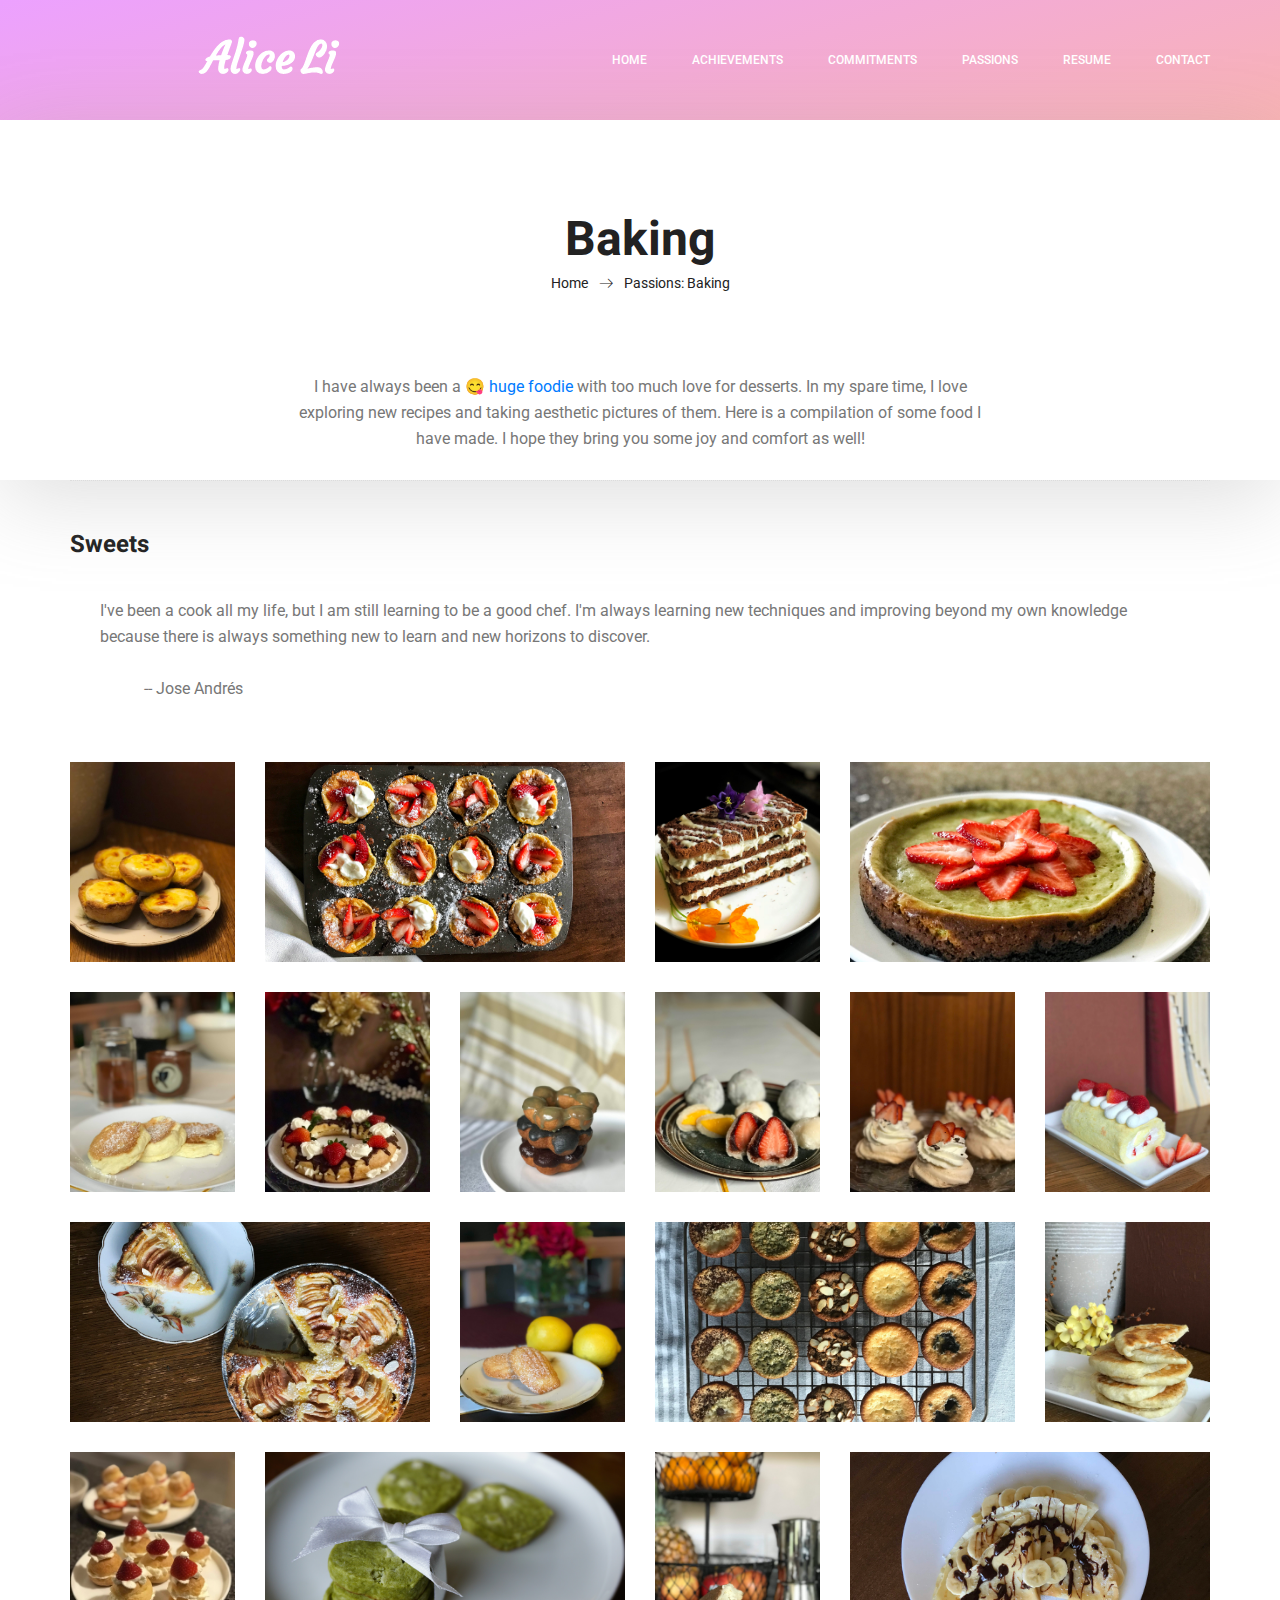
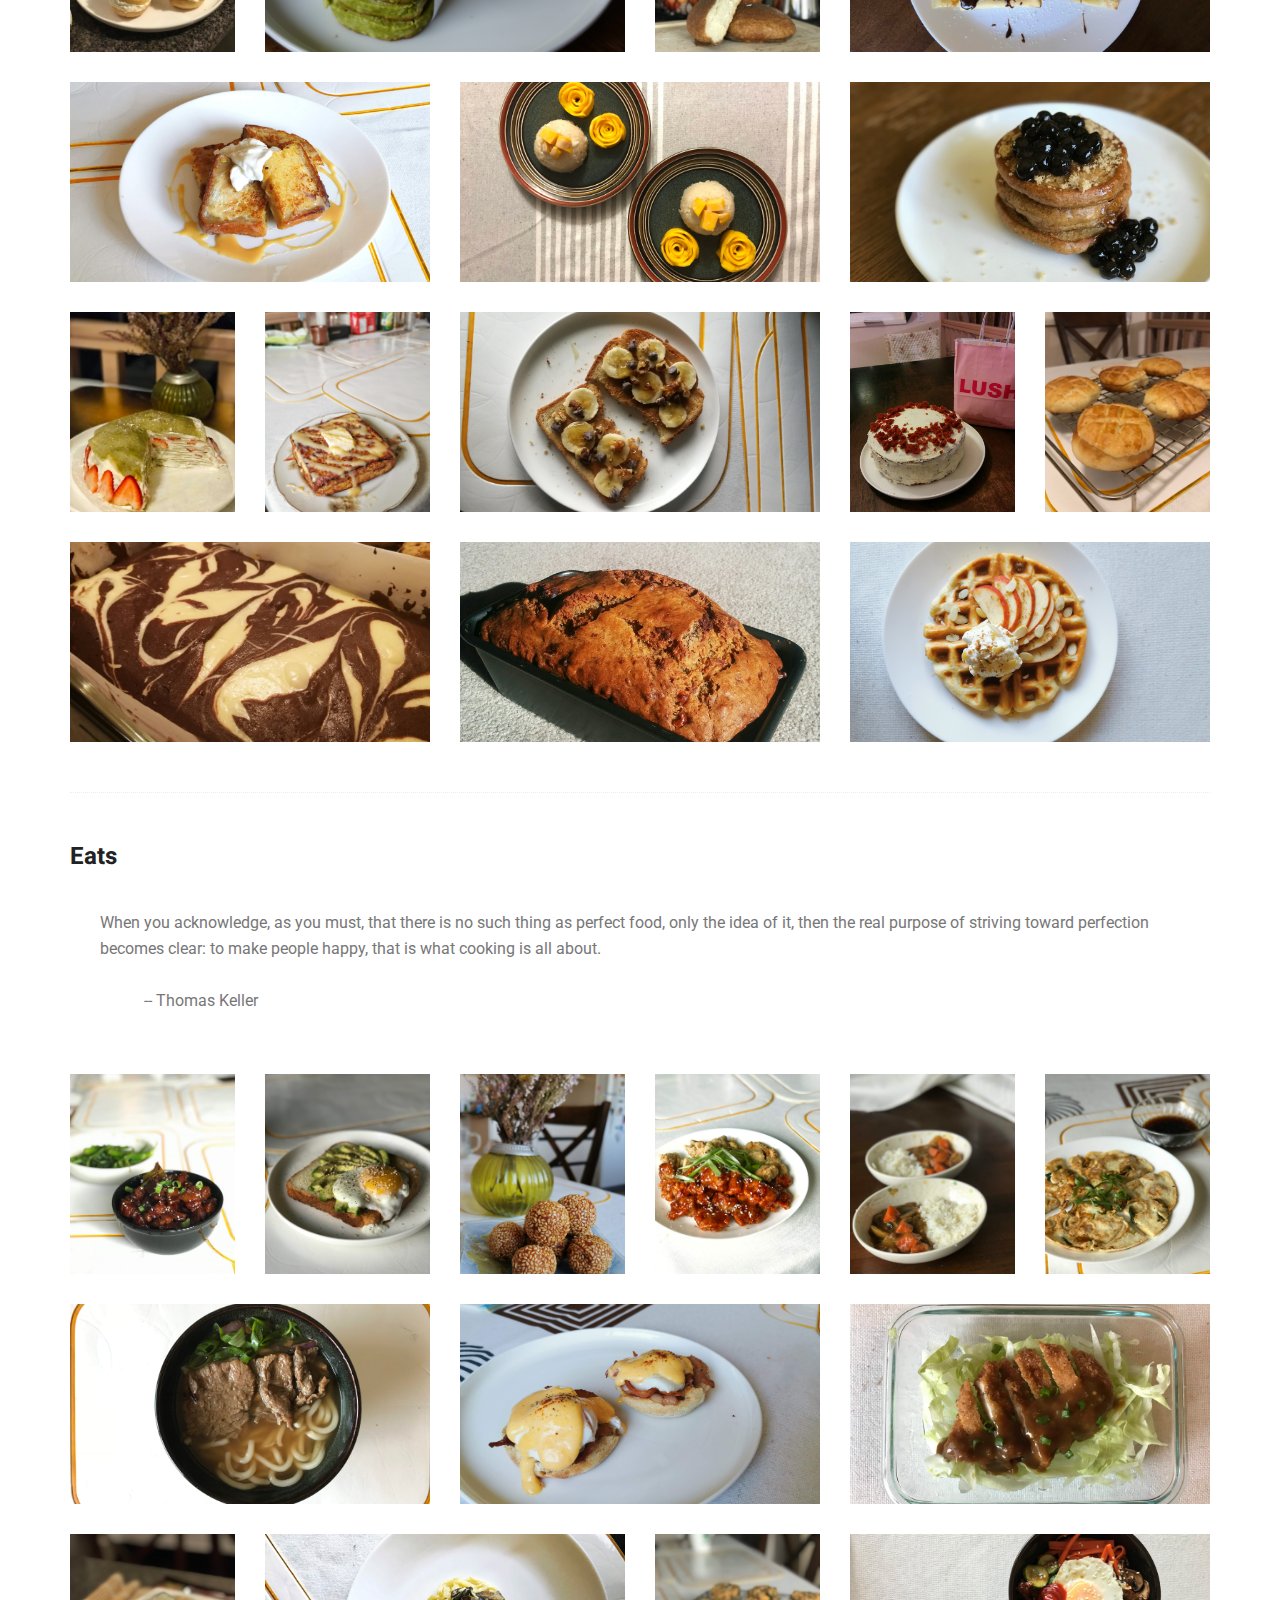
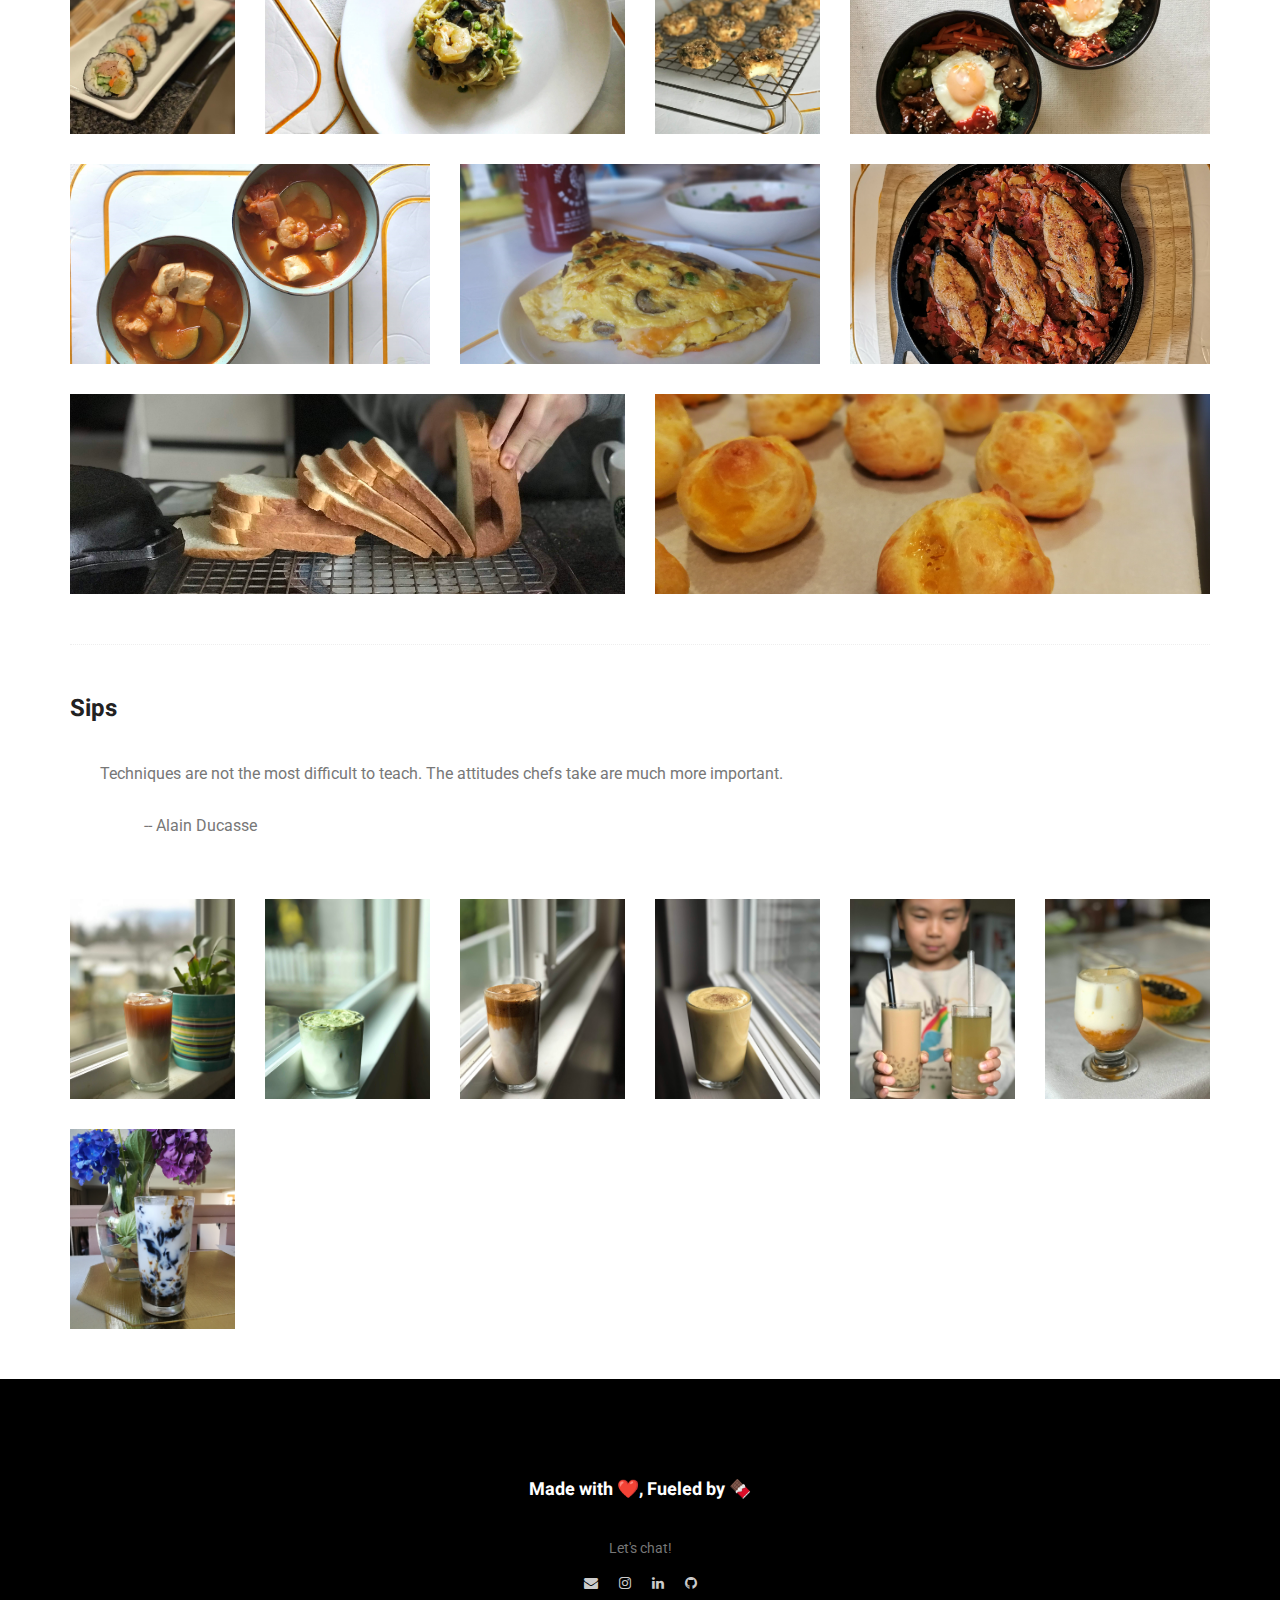
<file: baking.html>
<!doctype html>
<html lang="en">
    <head>
        <!-- Required meta tags -->
        <meta charset="utf-8">
        <meta name="viewport" content="width=device-width, initial-scale=1, shrink-to-fit=no">
        <link rel="icon" href="img/favicon.png" type="image/png">
		<title>Alice (Ke Yu)</title>
		
        <link rel="stylesheet" href="css/bootstrap.css">
        <link rel="stylesheet" href="vendors/linericon/style.css">
        <link rel="stylesheet" href="css/font-awesome.min.css">
        <link rel="stylesheet" href="vendors/nice-select/css/nice-select.css">
        <!-- main css -->
        <link rel="stylesheet" href="css/style.css">
        <link rel="stylesheet" href="css/responsive.css">

        <!-- Global site tag (gtag.js) - Google Analytics -->
        <script async src="https://www.googletagmanager.com/gtag/js?id=UA-165931136-1"></script>
        <script>
        window.dataLayer = window.dataLayer || [];
        function gtag(){dataLayer.push(arguments);}
        gtag('js', new Date());

        gtag('config', 'UA-165931136-1');
        </script>
	</head>


    <body>
        
        <!--================Header Menu Area =================-->
        <header class="header_area">
            <div class="main_menu">
            	<nav class="navbar navbar-expand-lg navbar-light">
					<div class="container box_1620">
						<!-- Brand and toggle get grouped for better mobile display -->
						<a class="navbar-brand logo_h" href="index.html"><img src="img/logo.png" alt=""></a>
						<button class="navbar-toggler" type="button" data-toggle="collapse" data-target="#navbarSupportedContent" aria-controls="navbarSupportedContent" aria-expanded="false" aria-label="Toggle navigation">
							<span class="icon-bar"></span>
							<span class="icon-bar"></span>
							<span class="icon-bar"></span>
						</button>
						<!-- Collect the nav links, forms, and other content for toggling -->
						<div class="collapse navbar-collapse offset" id="navbarSupportedContent">
							<ul class="nav navbar-nav menu_nav ml-auto">
								<li class="nav-item active"><a class="nav-link" href="index.html">Home</a></li> 
								<li class="nav-item"><a class="nav-link" href="achievements.html">Achievements</a></li> 
								<li class="nav-item"><a class="nav-link" href="commitments.html">Commitments</a></li> 
								<li class="nav-item submenu dropdown">
									<a href="#" class="nav-link dropdown-toggle" data-toggle="dropdown" role="button" aria-haspopup="true" aria-expanded="false">Passions</a>
									<ul class="dropdown-menu">
										<li class="nav-item"><a class="nav-link" href="art.html">Art</a></li>
										<li class="nav-item"><a class="nav-link" href="sports.html">Sports</a></li>
										<li class="nav-item"><a class="nav-link" href="film.html">Film</a></li>
										<li class="nav-item"><a class="nav-link" href="baking.html">Baking</a></li>
									</ul>
								</li> 
								<li class="nav-item"><a class="nav-link" href="resume.pdf" target="_blank">Resume</a></li>
								<li class="nav-item"><a class="nav-link" href="contact.html">Contact</a></li>
							</ul>
						</div> 
					</div>
            	</nav>
            </div>
        </header>
        <!--================Header Menu Area =================-->

		<!--================Header Menu Area =================-->
        <section class="banner_area">
            <div class="box_1620">
				<div class="banner_inner d-flex align-items-center">
					<div class="container">
						<div class="banner_content text-center" style="margin-top:40px; padding-top:40px;">
							<h2>Baking</h2>
							<div class="page_link">
                                <a href="index.html">Home</a>
								<a href="elements.html">Passions: Baking</a>
                            </div>
                            <br/><br/><br/>
                                <p style="padding-left:20%;padding-right:20%;">I have always been a 😋 <a href="https://www.instagram.com/foodiee.alicee/" target="_blank">huge foodie</a> with too much love for desserts. In my spare time, I love exploring 
                                    new recipes and taking aesthetic pictures of them. Here is a compilation of some food I have made. I hope they bring you some joy and comfort as well! </p>
						</div>
					</div>
				</div>
            </div>
        </section>

        <!--==============First Section=======================-->
        <div class="whole-wrap">
            <div class="container"> 
            <div class="section-top-border" style="border-bottom: 50px;">
                <h3 class="title_color">Sweets</h3>
                <div class="personal_text" style="padding:30px;">
                    I've been a cook all my life, but I am still learning to be a good chef. I'm always learning new techniques and improving beyond my own knowledge because there is always something new to learn and new horizons to discover.<br/><br/>
                    <span class="tab"></span>           -- Jose Andrés
                </div>
                <div class="row gallery-item">
                    <div class="col-md-2">
                        <a href="img/baking/sweets/1.jpg" class="img-gal" target="_blank"><div title="Cheese Tart" class="single-gallery-image" style="background: url(img/baking/sweets/1.jpg);"></div></a>
                    </div>
                    <div class="col-md-4">
                        <a href="img/baking/sweets/2.jpeg" class="img-gal" target="_blank"><div title="Dutch Babies" class="single-gallery-image" style="background: url(img/baking/sweets/2.jpeg);"></div></a>
                    </div>
                    <div class="col-md-2">
                        <a href="img/baking/sweets/3.jpeg" class="img-gal" target="_blank"><div title="Chocolate Creamcheese Chiffon Cake" class="single-gallery-image" style="background: url(img/baking/sweets/3.jpeg);"></div></a>
                    </div>
                    <div class="col-md-4">
                        <a href="img/baking/sweets/4.jpeg" class="img-gal" target="_blank"><div title="Mathca Cheesecake" class="single-gallery-image" style="background: url(img/baking/sweets/4.jpeg);"></div></a>
                    </div>
                    <div class="col-md-2">
                        <a href="img/baking/sweets/5.jpg" class="img-gal" target="_blank"><div title="Japanese Souffle Pancake" class="single-gallery-image" style="background: url(img/baking/sweets/5.jpg);"></div></a>
                    </div>
                    <div class="col-md-2">
                        <a href="img/baking/sweets/6.jpg" class="img-gal" target="_blank"><div title="Strawberry & Cream Paris Brest" class="single-gallery-image" style="background: url(img/baking/sweets/6.jpg);"></div></a>
                    </div>
                    <div class="col-md-2">
                        <a href="img/baking/sweets/7.jpg" class="img-gal" target="_blank"><div title="Matcha, Sesame, Chocolate Mochi Donuts" class="single-gallery-image" style="background: url(img/baking/sweets/7.jpg);"></div></a>
                    </div>
                    <div class="col-md-2">
                        <a href="img/baking/sweets/8.jpeg" class="img-gal" target="_blank"><div title="Strawberry and Mango Daifuku" class="single-gallery-image" style="background: url(img/baking/sweets/8.jpeg);"></div></a>
                    </div>
                    <div class="col-md-2">
                        <a href="img/baking/sweets/9.jpg" class="img-gal" target="_blank"><div title="Strawberry Pavlova" class="single-gallery-image" style="background: url(img/baking/sweets/9.jpg);"></div></a>
                    </div>
                    <div class="col-md-2">
                        <a href="img/baking/sweets/10.jpeg" class="img-gal" target="_blank"><div title="Strawberry Roll Cake" class="single-gallery-image" style="background: url(img/baking/sweets/10.jpeg);"></div></a>
                    </div>
                    <div class="col-md-4">
                        <a href="img/baking/sweets/11.jpeg" class="img-gal" target="_blank"><div title="Pear Frangipane" class="single-gallery-image" style="background: url(img/baking/sweets/11.jpeg);"></div></a>
                    </div>
                    <div class="col-md-2">
                        <a href="img/baking/sweets/12.jpg" class="img-gal" target="_blank"><div title="Lemon Madeleine" class="single-gallery-image" style="background: url(img/baking/sweets/12.jpg);"></div></a>
                    </div>
                    <div class="col-md-4">
                        <a href="img/baking/sweets/13.jpg" class="img-gal" target="_blank"><div title="Mochi Muffins" class="single-gallery-image" style="background: url(img/baking/sweets/13.jpg);"></div></a>
                    </div>
                    <div class="col-md-2">
                        <a href="img/baking/sweets/14.jpg" class="img-gal" target="_blank"><div title="Sweet Korean Pancakes" class="single-gallery-image" style="background: url(img/baking/sweets/14.jpg);"></div></a>
                    </div>
                    <div class="col-md-2">
                        <a href="img/baking/sweets/15.jpg" class="img-gal" target="_blank"><div title='Strawberry "Santa" Cream Puffs' class="single-gallery-image" style="background: url(img/baking/sweets/15.jpg);"></div></a>
                    </div>
                    <div class="col-md-4">
                        <a href="img/baking/sweets/16.JPG" class="img-gal" target="_blank"><div title="Matcha White Chocolate Cookies" class="single-gallery-image" style="background: url(img/baking/sweets/16.JPG);"></div></a>
                    </div>
                    <div class="col-md-2">
                        <a href="img/baking/sweets/17.jpg" class="img-gal" target="_blank"><div title="Coffee Bun" class="single-gallery-image" style="background: url(img/baking/sweets/17.jpg);"></div></a>
                    </div>
                    <div class="col-md-4">
                        <a href="img/baking/sweets/18.jpg" class="img-gal" target="_blank"><div title="Banana Nutella Crepes" class="single-gallery-image" style="background: url(img/baking/sweets/18.jpg);"></div></a>
                    </div>
                    <div class="col-md-4">
                        <a href="img/baking/sweets/19.jpg" class="img-gal" target="_blank"><div title="French Toast" class="single-gallery-image" style="background: url(img/baking/sweets/19.jpg);"></div></a>
                    </div>
                    <div class="col-md-4">
                        <a href="img/baking/sweets/20.jpg" class="img-gal" target="_blank"><div title="Mango Sticky Rice" class="single-gallery-image" style="background: url(img/baking/sweets/20.jpg);"></div></a>
                    </div>
                    <div class="col-md-4">
                        <a href="img/baking/sweets/21.jpg" class="img-gal" target="_blank"><div title="Boba Pancakes" class="single-gallery-image" style="background: url(img/baking/sweets/21.jpg);"></div></a>
                    </div>
                    <div class="col-md-2">
                        <a href="img/baking/sweets/22.jpeg" class="img-gal" target="_blank"><div title="Matcha Crepe Cake" class="single-gallery-image" style="background: url(img/baking/sweets/22.jpeg);"></div></a>
                    </div>
                    <div class="col-md-2">
                        <a href="img/baking/sweets/23.jpeg" class="img-gal" target="_blank"><div title='Hong Kong Style Toast' class="single-gallery-image" style="background: url(img/baking/sweets/23.jpeg);"></div></a>
                    </div>
                    <div class="col-md-4">
                        <a href="img/baking/sweets/24.jpg" class="img-gal" target="_blank"><div title="Banana Honey ChocoChip Nut Toast" class="single-gallery-image" style="background: url(img/baking/sweets/24.jpg);"></div></a>
                    </div>
                    <div class="col-md-2">
                        <a href="img/baking/sweets/25.jpg" class="img-gal" target="_blank"><div title="Red Velvet Cake" class="single-gallery-image" style="background: url(img/baking/sweets/25.jpg);"></div></a>
                    </div>
                    <div class="col-md-2">
                        <a href="img/baking/sweets/26.jpg" class="img-gal" target="_blank"><div title="Pineapple Buns" class="single-gallery-image" style="background: url(img/baking/sweets/26.jpg);"></div></a>
                    </div>
                    <div class="col-md-4">
                        <a href="img/baking/sweets/27.jpg" class="img-gal" target="_blank"><div title="Cheesecake Swirl Brownie" class="single-gallery-image" style="background: url(img/baking/sweets/27.jpg);"></div></a>
                    </div>
                    <div class="col-md-4">
                        <a href="img/baking/sweets/28.jpg" class="img-gal" target="_blank"><div title="Banada Bread" class="single-gallery-image" style="background: url(img/baking/sweets/28.jpg);"></div></a>
                    </div>
                    <div class="col-md-4">
                        <a href="img/baking/sweets/29.jpg" class="img-gal" target="_blank"><div title="Apple Waffle" class="single-gallery-image" style="background: url(img/baking/sweets/29.jpg);"></div></a>
                    </div>
                </div>
            </div>
            <!--==============Second Section=======================-->
            <div class="section-top-border" style="padding-bottom: 50px;">
                <h3 class="title_color">Eats</h3>
                <div class="personal_text" style="padding:30px;">
                    When you acknowledge, as you must, that there is no such thing as perfect food, only the idea of it, then the real purpose of striving toward perfection becomes clear: to make people happy, that is what cooking is all about.
                    <br/><br/><span class="tab"></span> -- Thomas Keller
                </div>
                <div class="row gallery-item">
                    <div class="col-md-2">
                        <a href="img/baking/eats/1.jpg" class="img-gal" target="_blank"><div title="Braised Pork" class="single-gallery-image" style="background: url(img/baking/eats/1.jpg);"></div></a>
                    </div>
                    <div class="col-md-2">
                        <a href="img/baking/eats/2.jpg" class="img-gal" target="_blank"><div title="Avocado Toast" class="single-gallery-image" style="background: url(img/baking/eats/2.jpg);"></div></a>
                    </div>
                    <div class="col-md-2">
                        <a href="img/baking/eats/3.jpg" class="img-gal" target="_blank"><div title="Fried Sesame Balls" class="single-gallery-image" style="background: url(img/baking/eats/3.jpg);"></div></a>
                    </div>
                    <div class="col-md-2">
                        <a href="img/baking/eats/4.jpeg" class="img-gal" target="_blank"><div title="Korean Fried Chicken" class="single-gallery-image" style="background: url(img/baking/eats/4.jpeg);"></div></a>
                    </div>
                    <div class="col-md-2">
                        <a href="img/baking/eats/5.jpg" class="img-gal" target="_blank"><div title="Curry with Rice" class="single-gallery-image" style="background: url(img/baking/eats/5.jpg);"></div></a>
                    </div>
                    <div class="col-md-2">
                        <a href="img/baking/eats/6.jpg" class="img-gal" target="_blank"><div title="Korean Seafood Pancake" class="single-gallery-image" style="background: url(img/baking/eats/6.jpg);"></div></a>
                    </div>
                    <div class="col-md-4">
                        <a href="img/baking/eats/7.jpg" class="img-gal" target="_blank"><div title="Beef Udon" class="single-gallery-image" style="background: url(img/baking/eats/7.jpg);"></div></a>
                    </div>
                    <div class="col-md-4">
                        <a href="img/baking/eats/8.jpg" class="img-gal" target="_blank"><div title="Eggs Benedict" class="single-gallery-image" style="background: url(img/baking/eats/8.jpg);"></div></a>
                    </div>
                    <div class="col-md-4">
                        <a href="img/baking/eats/9.jpg" class="img-gal" target="_blank"><div title="Chicken Katsu Salad" class="single-gallery-image" style="background: url(img/baking/eats/9.jpg);"></div></a>
                    </div>
                    <div class="col-md-2">
                        <a href="img/baking/eats/10.jpg" class="img-gal" target="_blank"><div title="Tuna Kimbap" class="single-gallery-image" style="background: url(img/baking/eats/10.jpg);"></div></a>
                    </div>
                    <div class="col-md-4">
                        <a href="img/baking/eats/11.jpeg" class="img-gal" target="_blank"><div title="Shrimp Carbonara" class="single-gallery-image" style="background: url(img/baking/eats/11.jpeg);"></div></a>
                    </div>
                    <div class="col-md-2">
                        <a href="img/baking/eats/12.jpg" class="img-gal" target="_blank"><div title="Pork Floss Seaweed Cakes" class="single-gallery-image" style="background: url(img/baking/eats/12.jpg);"></div></a>
                    </div>
                    <div class="col-md-4">
                        <a href="img/baking/eats/13.jpg" class="img-gal" target="_blank"><div title="Beef Bibimbap" class="single-gallery-image" style="background: url(img/baking/eats/13.1.jpg);"></div></a>
                    </div>
                    <div class="col-md-4">
                        <a href="img/baking/eats/14.jpg" class="img-gal" target="_blank"><div title="Kimchi Stew" class="single-gallery-image" style="background: url(img/baking/eats/14.1.jpg);"></div></a>
                    </div>
                    <div class="col-md-4">
                        <a href="img/baking/eats/15.jpg" class="img-gal" target="_blank"><div title="Breakfast Omlet" class="single-gallery-image" style="background: url(img/baking/eats/15.jpg);"></div></a>
                    </div>
                    <div class="col-md-4">
                        <a href="img/baking/eats/16.jpg" class="img-gal" target="_blank"><div title="Baked King Fish in Tomato" class="single-gallery-image" style="background: url(img/baking/eats/16.1.jpg);"></div></a>
                    </div>
                    <div class="col-md-6">
                        <a href="img/baking/eats/17.jpg" class="img-gal" target="_blank"><div title="Toast" class="single-gallery-image" style="background: url(img/baking/eats/17.jpg);"></div></a>
                    </div>
                    <div class="col-md-6">
                        <a href="img/baking/eats/18.jpg" class="img-gal" target="_blank"><div title="Cheese Gruyeres" class="single-gallery-image" style="background: url(img/baking/eats/18.jpg);"></div></a>
                    </div>
                </div>
            </div>

        <!--==============Third Section=======================-->
            <div class="section-top-border" style="padding-bottom: 50px;">
                <h3 class="title_color">Sips</h3>
                <div class="personal_text" style="padding:30px;">
                    Techniques are not the most difficult to teach. The attitudes chefs take are much more important.<br/><br/>
                    <span class="tab"></span> -- Alain Ducasse
                </div>
                <div class="row gallery-item">
                    <div class="col-md-2">
                        <a href="img/baking/sips/1.jpg" class="img-gal" target="_blank"><div title="Black Tea Latte" class="single-gallery-image" style="background: url(img/baking/sips/1.jpg);"></div></a>
                    </div>
                    <div class="col-md-2">
                        <a href="img/baking/sips/2.jpeg" class="img-gal" target="_blank"><div title="Matcha Dalgona" class="single-gallery-image" style="background: url(img/baking/sips/2.jpeg);"></div></a>
                    </div>
                    <div class="col-md-2">
                        <a href="img/baking/sips/3.jpg" class="img-gal" target="_blank"><div title="Coffee Dalgona" class="single-gallery-image" style="background: url(img/baking/sips/3.jpg);"></div></a>
                    </div>
                    <div class="col-md-2">
                        <a href="img/baking/sips/4.jpg" class="img-gal" target="_blank"><div title="Mango Lassi" class="single-gallery-image" style="background: url(img/baking/sips/4.jpg);"></div></a>
                    </div>
                    <div class="col-md-2">
                        <a href="img/baking/sips/5.jpg" class="img-gal" target="_blank"><div title="Black Milk Tea and Honey Green Tea with Pearls" class="single-gallery-image" style="background: url(img/baking/sips/5.jpg);"></div></a>
                    </div>
                    <div class="col-md-2">
                        <a href="img/baking/sips/6.jpg" class="img-gal" target="_blank"><div title="Papaya Milk" class="single-gallery-image" style="background: url(img/baking/sips/6.jpg);"></div></a>
                    </div>
                    <div class="col-md-2">
                        <a href="img/baking/sips/7.jpg" class="img-gal" target="_blank"><div title="Brown Sugar Grass Jelly Milk" class="single-gallery-image" style="background: url(img/baking/sips/7.jpg);"></div></a>
                    </div>
                </div>
            </div>
        </div>
    </div>

        <!--================Footer Area =================-->
        <footer class="footer_area p_100">
        	<div class="container">
        		<div class="row footer_inner">
        			<div class="col-4">
        			</div>
        			<div class="col-4">
						<aside class="f_widget social_widget" style="text-align: center;">
        					<div class="f_title" >
        						<h3>Made with ❤️, Fueled by 🍫</h3>
        					</div>
        					<p>Let's chat!</p>
        					<ul class="list">
        						<li><a href="mailto:ky24li@uwaterloo.ca"><i class="fa fa-envelope"></i></a></li>
        						<li><a href="https://www.instagram.com/aliceelii/"><i class="fa fa-instagram"></i></a></li>
        						<li><a href="https://www.linkedin.com/in/alice-li-keyu/"><i class="fa fa-linkedin"></i></a></li>
        						<li><a href="https://github.com/keyualiceli"><i class="fa fa-github"></i></a></li>
        					</ul>
        				</aside>
                    </div>
                    <div class="col-4"></div>
        		</div>
        	</div>
        </footer>
        <!--================End Footer Area =================-->
        
        
        
        
        
        
        <!-- Optional JavaScript -->
        <!-- jQuery first, then Popper.js, then Bootstrap JS -->
        <script src="js/jquery-3.3.1.min.js"></script>
        <script src="js/bootstrap.min.js"></script>
        <script src="vendors/nice-select/js/jquery.nice-select.min.js"></script>
    </body>
</html>
</file>
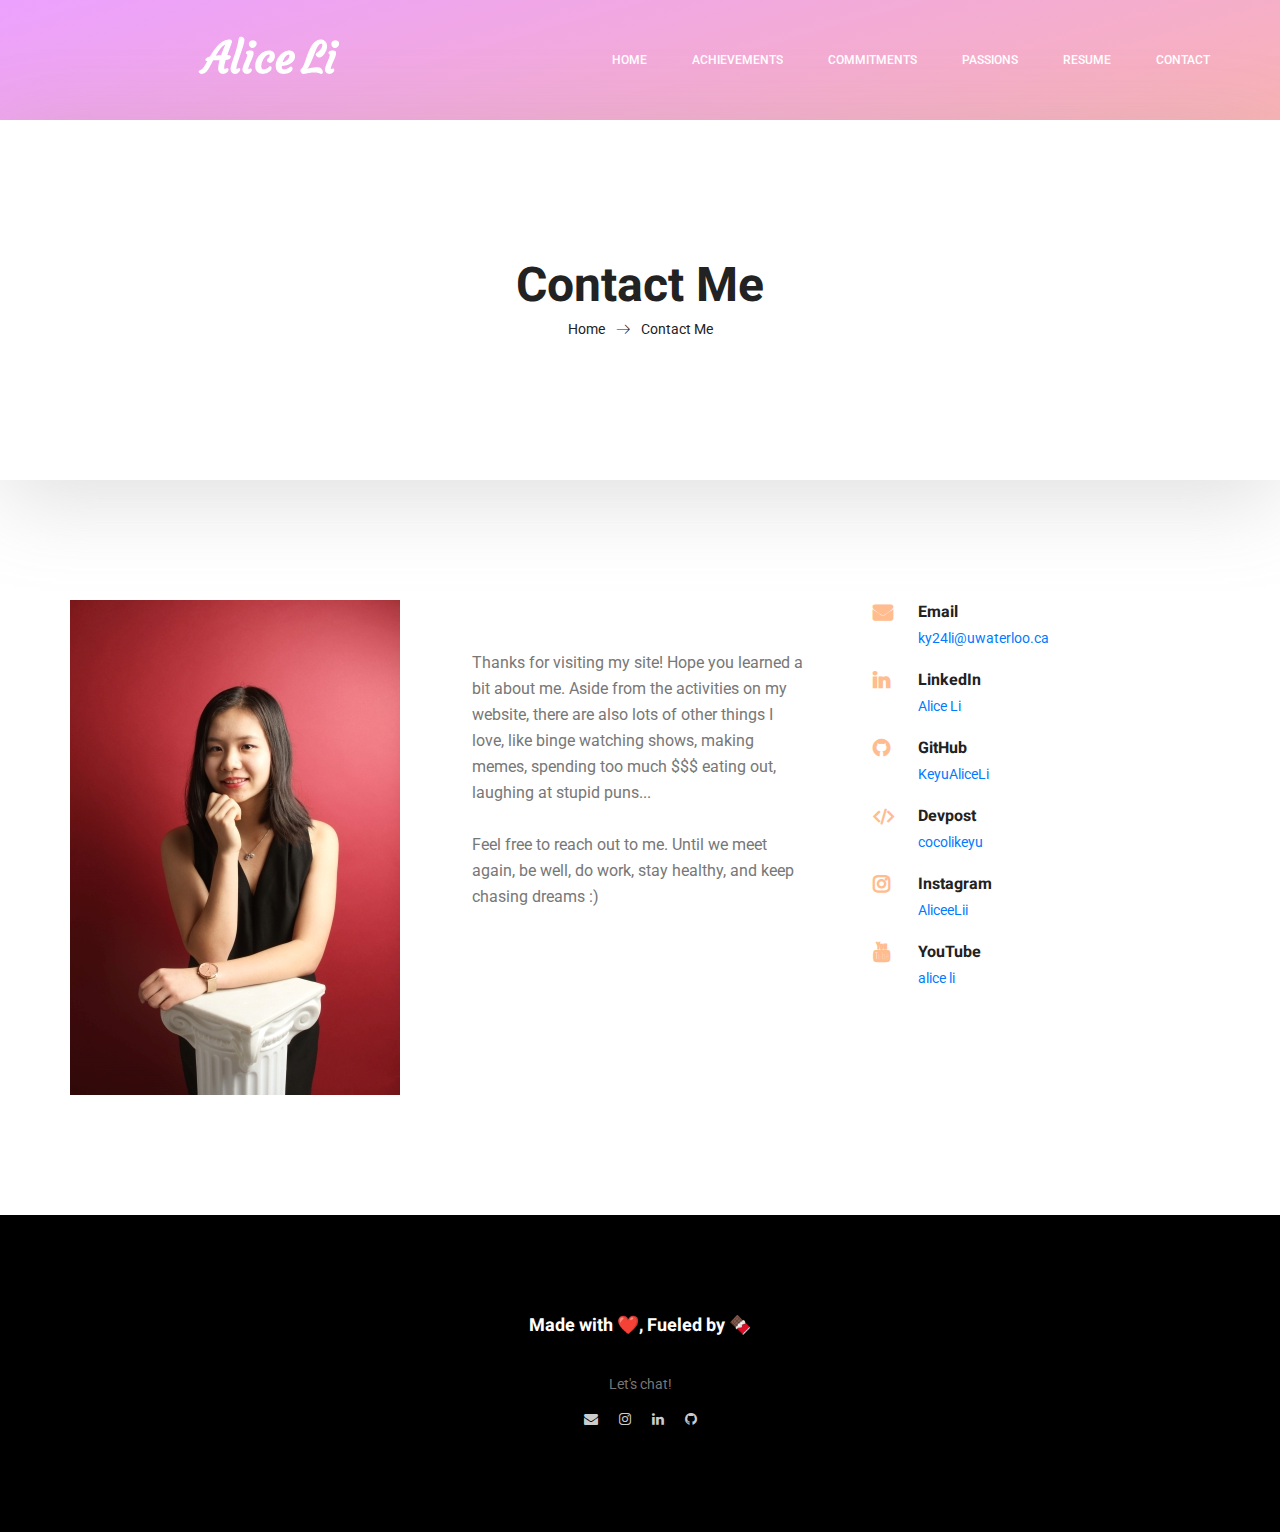
<file: contact.html>
<!doctype html>
<html lang="en">
    <head>
        <!-- Required meta tags -->
        <meta charset="utf-8">
        <meta name="viewport" content="width=device-width, initial-scale=1, shrink-to-fit=no">
        <link rel="icon" href="img/favicon.png" type="image/png">
		<title>Alice (Ke Yu)</title>
		
        <link rel="stylesheet" href="css/bootstrap.css">
        <link rel="stylesheet" href="vendors/linericon/style.css">
        <link rel="stylesheet" href="css/font-awesome.min.css">
        <link rel="stylesheet" href="vendors/nice-select/css/nice-select.css">
        <!-- main css -->
        <link rel="stylesheet" href="css/style.css">
        <link rel="stylesheet" href="css/responsive.css">

        <!-- Global site tag (gtag.js) - Google Analytics -->
        <script async src="https://www.googletagmanager.com/gtag/js?id=UA-165931136-1"></script>
        <script>
        window.dataLayer = window.dataLayer || [];
        function gtag(){dataLayer.push(arguments);}
        gtag('js', new Date());

        gtag('config', 'UA-165931136-1');
        </script>
	</head>
    <body>
        
        <!--================Header Menu Area =================-->
        <header class="header_area">
            <div class="main_menu">
            	<nav class="navbar navbar-expand-lg navbar-light">
					<div class="container box_1620">
						<!-- Brand and toggle get grouped for better mobile display -->
						<a class="navbar-brand logo_h" href="index.html"><img src="img/logo.png" alt=""></a>
						<button class="navbar-toggler" type="button" data-toggle="collapse" data-target="#navbarSupportedContent" aria-controls="navbarSupportedContent" aria-expanded="false" aria-label="Toggle navigation">
							<span class="icon-bar"></span>
							<span class="icon-bar"></span>
							<span class="icon-bar"></span>
						</button>
						<!-- Collect the nav links, forms, and other content for toggling -->
						<div class="collapse navbar-collapse offset" id="navbarSupportedContent">
							<ul class="nav navbar-nav menu_nav ml-auto">
								<li class="nav-item active"><a class="nav-link" href="index.html">Home</a></li> 
								<li class="nav-item"><a class="nav-link" href="achievements.html">Achievements</a></li> 
								<li class="nav-item"><a class="nav-link" href="commitments.html">Commitments</a></li> 
								<li class="nav-item submenu dropdown">
									<a href="#" class="nav-link dropdown-toggle" data-toggle="dropdown" role="button" aria-haspopup="true" aria-expanded="false">Passions</a>
									<ul class="dropdown-menu">
										<li class="nav-item"><a class="nav-link" href="art.html">Art</a></li>
										<li class="nav-item"><a class="nav-link" href="sports.html">Sports</a></li>
										<li class="nav-item"><a class="nav-link" href="film.html">Film</a></li>
										<li class="nav-item"><a class="nav-link" href="baking.html">Baking</a></li>
									</ul>
								</li> 
								<li class="nav-item"><a class="nav-link" href="resume.pdf" target="_blank">Resume</a></li>
								<li class="nav-item"><a class="nav-link" href="contact.html">Contact</a></li>
							</ul>
						</div> 
					</div>
            	</nav>
            </div>
        </header>
        <!--================Header Menu Area =================-->

        <!--================Home Banner Area =================-->
        <section class="banner_area">
            <div class="box_1620">
				<div class="banner_inner d-flex align-items-center">
					<div class="container">
						<div class="banner_content text-center">
							<h2>Contact Me</h2>
							<div class="page_link">
								<a href="index.html">Home</a>
								<a href="contact.html">Contact Me</a>
							</div>
						</div>
					</div>
				</div>
            </div>
        </section>
        <!--================End Home Banner Area =================-->
        
        <!--================Contact Area =================-->
        <section class="contact_area p_120">
            <div class="container">
                <div class="row">
                    <div class="col">
                        <div>
                        <img src="img/contact.5.jpg" style="object-fit: fill;">
                        </div>
                    </div>
                    <div class="col" style="padding:50px;">
                        Thanks for visiting my site! Hope you learned a bit about me. Aside from the activities on my website, there are also lots of other things I love, 
                        like binge watching shows, making memes, spending too much $$$ eating out, laughing at stupid puns... <br/><br/>Feel free to reach out to me. Until we meet again, be well, do work, stay healthy,
                        and keep chasing dreams :)
                    </div>
                    <div class="col">
                        <div class="contact_info" style="padding:0%,2%;">
                            <div class="info_item">
                                <a href="mailto:ky24li@uwaterloo.ca" target="_blank"><i class="fa fa-envelope"></i>
        						<h6>Email</h6>
                                <p>ky24li@uwaterloo.ca</p></a>
                            </div>
                            <div class="info_item">
                                <a href="https://www.linkedin.com/in/alice-li-keyu/" target="_blank"><i class="fa fa-linkedin"></i>
                                <h6>LinkedIn</h6>
                                <p>Alice Li</p></a>
                            </div>
                            <div class="info_item">
        						<a href="https://github.com/keyualiceli" target="_blank"><i class="fa fa-github"></i>
                                <h6>GitHub</h6>
                                <p>KeyuAliceLi</p></a>
                            </div>
                            <div class="info_item">
        						<a href="https://github.com/keyualiceli" target="_blank"><i class="fa fa-code"></i>
                                <h6>Devpost</h6>
                                <p>cocolikeyu</p></a>
                            </div>
                            <div class="info_item">
                                <a href="https://www.instagram.com/aliceelii/" target="_blank"><i class="fa fa-instagram"></i>
        						<h6>Instagram</h6>
                                <p>AliceeLii</p></a>
                            </div>
                            <div class="info_item">
        						<a href="https://www.youtube.com/channel/UC5lhxTzV0ObMu2G9A5IHDEA?view_as=subscriber" target="_blank"><i class="fa fa-youtube"></i>
                                <h6>YouTube</h6>
                                <p>alice li</p></a>
                            </div>
                        </div>
                    </div>
                </div>
            </div>
        </section>
        <!--================Contact Area =================-->
        
        <!--================Footer Area =================-->
        <footer class="footer_area p_100">
        	<div class="container">
        		<div class="row footer_inner">
        			<div class="col-4">
        			</div>
        			<div class="col-4">
						<aside class="f_widget social_widget" style="text-align: center;">
        					<div class="f_title" >
        						<h3>Made with ❤️, Fueled by 🍫</h3>
        					</div>
        					<p>Let's chat!</p>
        					<ul class="list">
        						<li><a href="mailto:ky24li@uwaterloo.ca"><i class="fa fa-envelope"></i></a></li>
        						<li><a href="https://www.instagram.com/aliceelii/"><i class="fa fa-instagram"></i></a></li>
        						<li><a href="https://www.linkedin.com/in/alice-li-keyu/"><i class="fa fa-linkedin"></i></a></li>
        						<li><a href="https://github.com/keyualiceli"><i class="fa fa-github"></i></a></li>
        					</ul>
        				</aside>
                    </div>
                    <div class="col-4"></div>
        		</div>
        	</div>
        </footer>
        <!--================End Footer Area =================-->
        
        
        <!-- Optional JavaScript -->
        <!-- jQuery first, then Popper.js, then Bootstrap JS -->
        <script src="js/jquery-3.3.1.min.js"></script>
        <script src="js/bootstrap.min.js"></script>
        <script src="vendors/nice-select/js/jquery.nice-select.min.js"></script>
    </body>
</html>
</file>
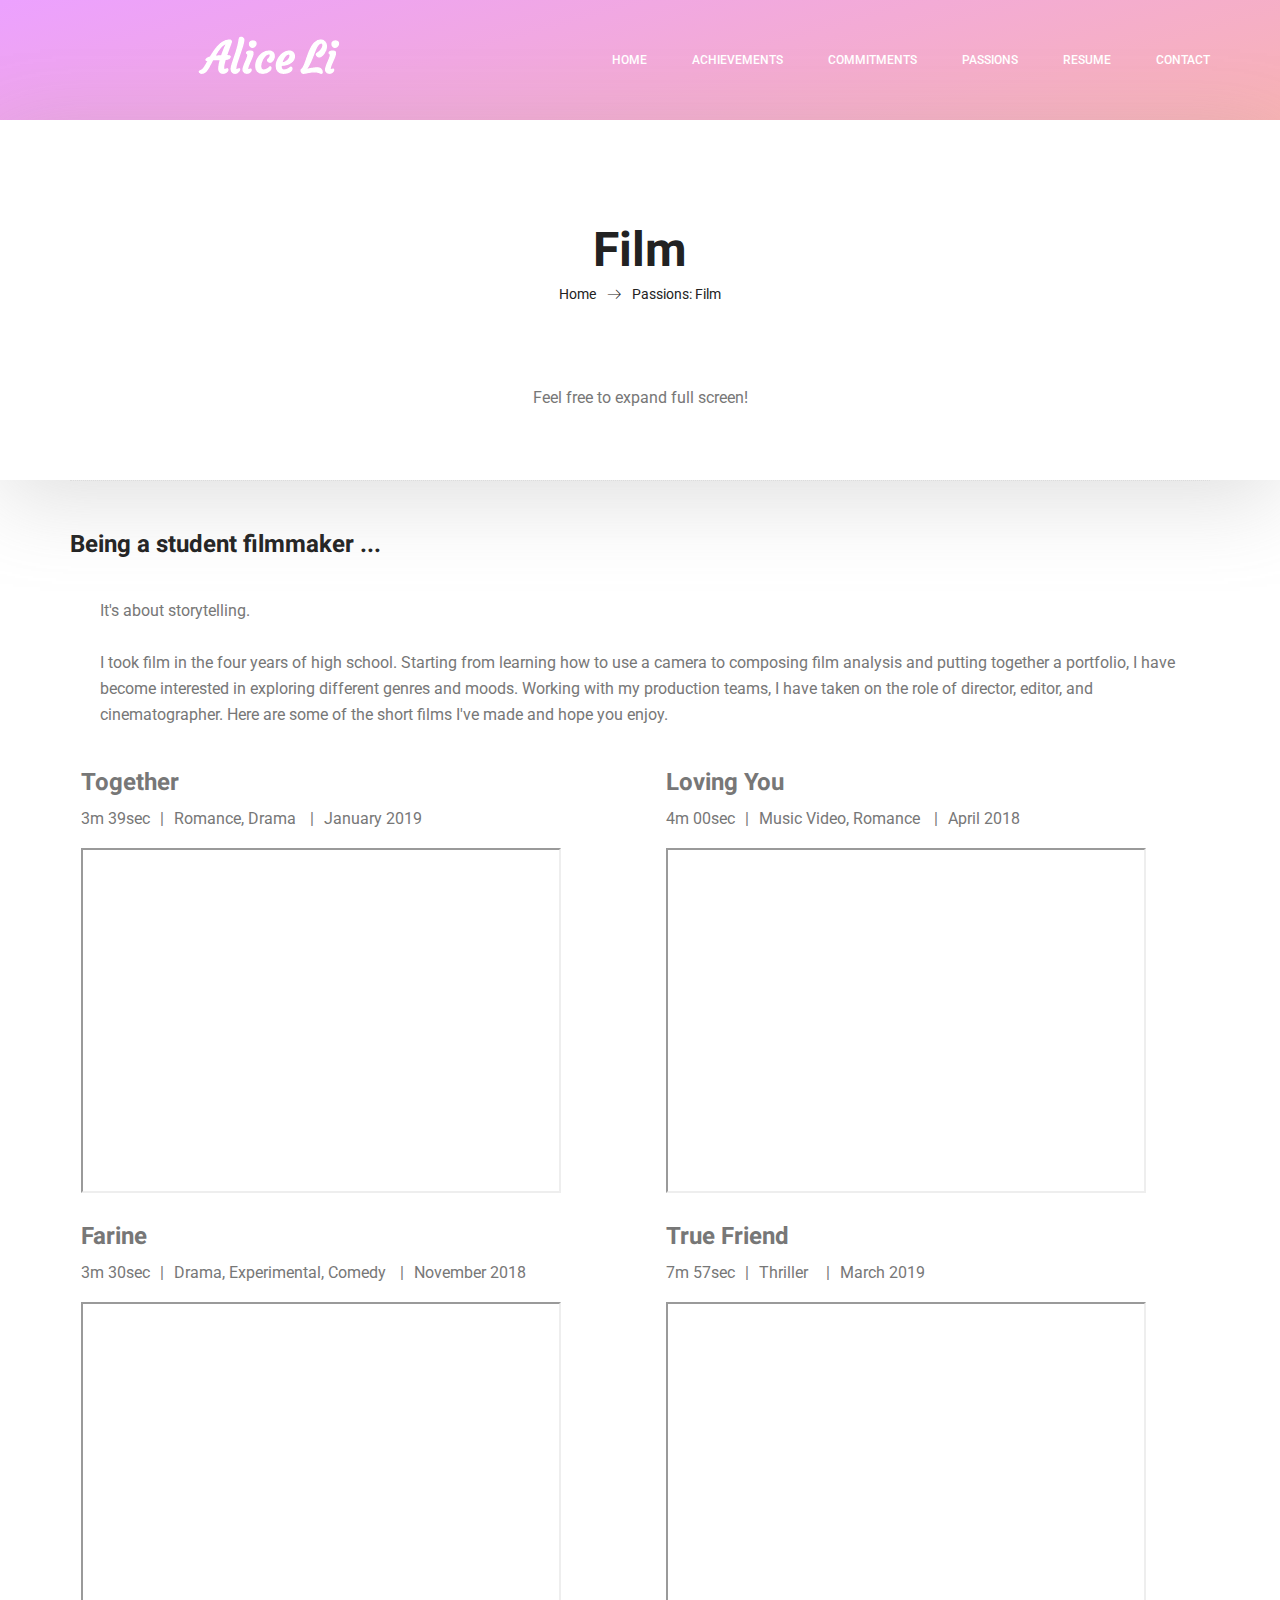
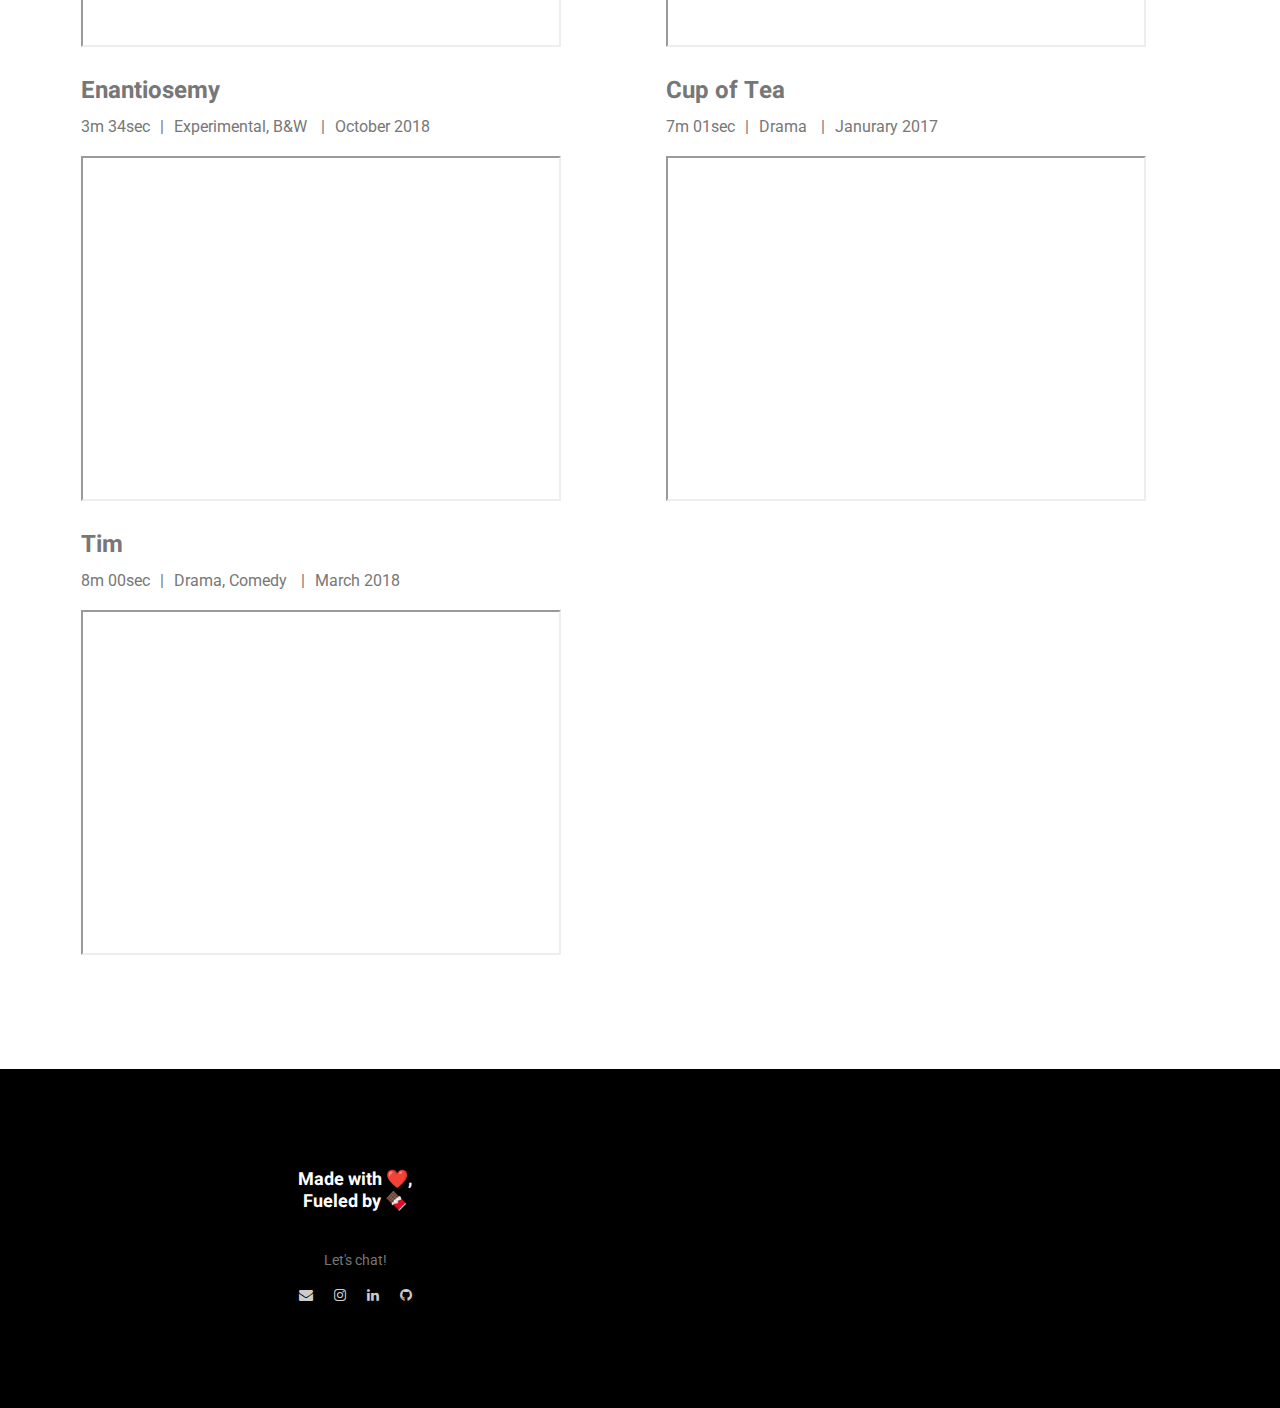
<file: film.html>
<!doctype html>
<html lang="en">
    <head>
        <!-- Required meta tags -->
        <meta charset="utf-8">
        <meta name="viewport" content="width=device-width, initial-scale=1, shrink-to-fit=no">
        <link rel="icon" href="img/favicon.png" type="image/png">
		<title>Alice (Ke Yu)</title>
		
        <link rel="stylesheet" href="css/bootstrap.css">
        <link rel="stylesheet" href="vendors/linericon/style.css">
        <link rel="stylesheet" href="css/font-awesome.min.css">
        <link rel="stylesheet" href="vendors/nice-select/css/nice-select.css">
        <!-- main css -->
        <link rel="stylesheet" href="css/style.css">
        <link rel="stylesheet" href="css/responsive.css">

        <!-- Global site tag (gtag.js) - Google Analytics -->
        <script async src="https://www.googletagmanager.com/gtag/js?id=UA-165931136-1"></script>
        <script>
        window.dataLayer = window.dataLayer || [];
        function gtag(){dataLayer.push(arguments);}
        gtag('js', new Date());

        gtag('config', 'UA-165931136-1');
        </script>
	</head>

    <body>
        
        <!--================Header Menu Area =================-->
        <header class="header_area">
            <div class="main_menu">
            	<nav class="navbar navbar-expand-lg navbar-light">
					<div class="container box_1620">
						<!-- Brand and toggle get grouped for better mobile display -->
						<a class="navbar-brand logo_h" href="index.html"><img src="img/logo.png" alt=""></a>
						<button class="navbar-toggler" type="button" data-toggle="collapse" data-target="#navbarSupportedContent" aria-controls="navbarSupportedContent" aria-expanded="false" aria-label="Toggle navigation">
							<span class="icon-bar"></span>
							<span class="icon-bar"></span>
							<span class="icon-bar"></span>
						</button>
						<!-- Collect the nav links, forms, and other content for toggling -->
						<div class="collapse navbar-collapse offset" id="navbarSupportedContent">
							<ul class="nav navbar-nav menu_nav ml-auto">
								<li class="nav-item active"><a class="nav-link" href="index.html">Home</a></li> 
								<li class="nav-item"><a class="nav-link" href="achievements.html">Achievements</a></li> 
								<li class="nav-item"><a class="nav-link" href="commitments.html">Commitments</a></li> 
								<li class="nav-item submenu dropdown">
									<a href="#" class="nav-link dropdown-toggle" data-toggle="dropdown" role="button" aria-haspopup="true" aria-expanded="false">Passions</a>
									<ul class="dropdown-menu">
										<li class="nav-item"><a class="nav-link" href="art.html">Art</a></li>
										<li class="nav-item"><a class="nav-link" href="sports.html">Sports</a></li>
										<li class="nav-item"><a class="nav-link" href="film.html">Film</a></li>
										<li class="nav-item"><a class="nav-link" href="baking.html">Baking</a></li>
									</ul>
								</li> 
								<li class="nav-item"><a class="nav-link" href="resume.pdf" target="_blank">Resume</a></li>
								<li class="nav-item"><a class="nav-link" href="contact.html">Contact</a></li>
							</ul>
						</div> 
					</div>
            	</nav>
            </div>
        </header>
        <!--================Header Menu Area =================-->


        <section class="banner_area">
            <div class="box_1620">
				<div class="banner_inner d-flex align-items-center">
					<div class="container">
						<div class="banner_content text-center" style="margin-top:50px;">
							<h2>Film</h2>
							<div class="page_link">
                                <a href="index.html">Home</a>
								<a href="elements.html">Passions: Film</a>
                            </div>
                            <br/><br/><br/>
                                <p>Feel free to expand full screen!</p>
						</div>
					</div>
				</div>
            </div>
        </section>

        <!--==============Second Section=======================-->
        <div class="container">
        <div class="section-top-border" style="padding-bottom: 50px;">
            <h3 class="title_color">Being a student filmmaker ...</h3>
            <div class="personal_text" style="padding:30px;">
                It's about storytelling. <br/><br/>
                I took film in the four years of high school. Starting from learning how to use a camera to composing film analysis and putting together a portfolio,
                I have become interested in exploring different genres and moods. Working with my production teams, I have taken on the role of director, editor, and 
                cinematographer. Here are some of the short films I've made and hope you enjoy.
            </div>

            <div class="row">
                <div class="col-md-6">
                    <div style="padding:2%;">
                        <h3>Together</h3>
                        <p style="padding:0%">3m 39sec<span class="tablet"></span>|<span class="tablet"></span>Romance, Drama<span class="tablet"></span>
                        |<span class="tablet"></span>January 2019</p>
                        <div class="video" style="vertical-align:min;">
                        <iframe allowfullscreen width=90% height="345" src="https://www.youtube.com/embed/fAWHHDHc2qs">
                        </iframe></div>
                    </div>
                </div>
                <div class="col-md-6">
                    <div style="padding:2%;">
                        <h3>Loving You</h3>
                        <p style="padding:0%">4m 00sec<span class="tablet"></span>|<span class="tablet"></span>Music Video, Romance<span class="tablet"></span>
                            |<span class="tablet"></span>April 2018</p>
                        <div class="video" style="vertical-align:min;">
                        <iframe allowfullscreen width=90% height="345" src="https://www.youtube.com/embed/R-BjoyCUFYo">
                        </iframe></div>
                    </div>
                </div>
                <div class="col-md-6">
                    <div style="padding:2%;">
                        <h3>Farine</h3>
                        <p style="padding:0%">3m 30sec<span class="tablet"></span>|<span class="tablet"></span>Drama, Experimental, Comedy<span class="tablet"></span>
                            |<span class="tablet"></span>November 2018</p>
                        <div class="video" style="vertical-align:min;">
                            <iframe allowfullscreen width=90% height="345" src="https://www.youtube.com/embed/msoioM6V39c">
                            </iframe></div>
                    </div>
                </div>
                <div class="col-md-6">
                    <div style="padding:2%;">
                        <h3>True Friend</h3>
                        <p style="padding:0%">7m 57sec<span class="tablet"></span>|<span class="tablet"></span>Thriller <span class="tablet"></span>
                            |<span class="tablet"></span>March 2019</p>
                        <div class="video" style="vertical-align:min;">
                            <iframe allowfullscreen width=90% height="345" src="https://www.youtube.com/embed/vKn_d_NvdX0">
                            </iframe></div>
                     </div>
                </div>
                <div class="col-md-6">
                    <div style="padding:2%;">
                        <h3>Enantiosemy</h3>
                        <p style="padding:0%">3m 34sec<span class="tablet"></span>|<span class="tablet"></span>Experimental, B&W<span class="tablet"></span>
                            |<span class="tablet"></span>October 2018</p>
                        <div class="video" style="vertical-align:min;">
                            <iframe allowfullscreen width=90% height="345" src="https://www.youtube.com/embed/8yEuBd6Pq-8">
                            </iframe></div>
                     </div>
                </div>
                <div class="col-md-6">
                    <div style="padding:2%;">
                        <h3>Cup of Tea</h3>
                        <p style="padding:0%">7m 01sec<span class="tablet"></span>|<span class="tablet"></span>Drama<span class="tablet"></span>
                            |<span class="tablet"></span>Janurary 2017</p>
                        <div class="video" style="vertical-align:min;">
                            <iframe allowfullscreen width=90% height="345" src="https://www.youtube.com/embed/a7Lxqrgiz90">
                            </iframe></div>
                     </div>
                </div>
                <div class="col-md-6">
                    <div style="padding:2%;">
                        <h3>Tim</h3>
                        <p style="padding:0%">8m 00sec<span class="tablet"></span>|<span class="tablet"></span>Drama, Comedy<span class="tablet"></span>
                            |<span class="tablet"></span>March 2018</p>
                        <div class="video" style="vertical-align:min;">
                            <iframe allowfullscreen width=90% height="345" src="https://www.youtube.com/embed/euNyixuB87Q">
                            </iframe></div>
                     </div>
                </div>
            </div>
             
             <div style="padding:2%; width: 50%; float:right">
                <br><br><br><br><br><br><br><br><br><br><br><br><br><br>
             </div>
             <div style="padding:2%; width: 50%; float:left">
                
             </div>
             

            <div class="row">
                
            </div>
            </div>
        </div>
    </div>
</div>

    <!--================Footer Area =================-->
    <footer class="footer_area p_100">
        <div class="container">
            <div class="row footer_inner">
                <div class="col-4">
                </div>
                <div class="col-4">
                    <aside class="f_widget social_widget" style="text-align: center;">
                        <div class="f_title" >
                            <h3>Made with ❤️, Fueled by 🍫</h3>
                        </div>
                        <p>Let's chat!</p>
                        <ul class="list">
                            <li><a href="mailto:ky24li@uwaterloo.ca"><i class="fa fa-envelope"></i></a></li>
                            <li><a href="https://www.instagram.com/aliceelii/"><i class="fa fa-instagram"></i></a></li>
                            <li><a href="https://www.linkedin.com/in/alice-li-keyu/"><i class="fa fa-linkedin"></i></a></li>
                            <li><a href="https://github.com/keyualiceli"><i class="fa fa-github"></i></a></li>
                        </ul>
                    </aside>
                </div>
                <div class="col-4"></div>
            </div>
        </div>
    </footer>
    <!--================End Footer Area =================-->
        
        
        
        
        
        
        <!-- Optional JavaScript -->
        <!-- jQuery first, then Popper.js, then Bootstrap JS -->
        <script src="js/jquery-3.3.1.min.js"></script>
        <script src="js/bootstrap.min.js"></script>
        <script src="vendors/nice-select/js/jquery.nice-select.min.js"></script>
    </body>
</html>
</file>
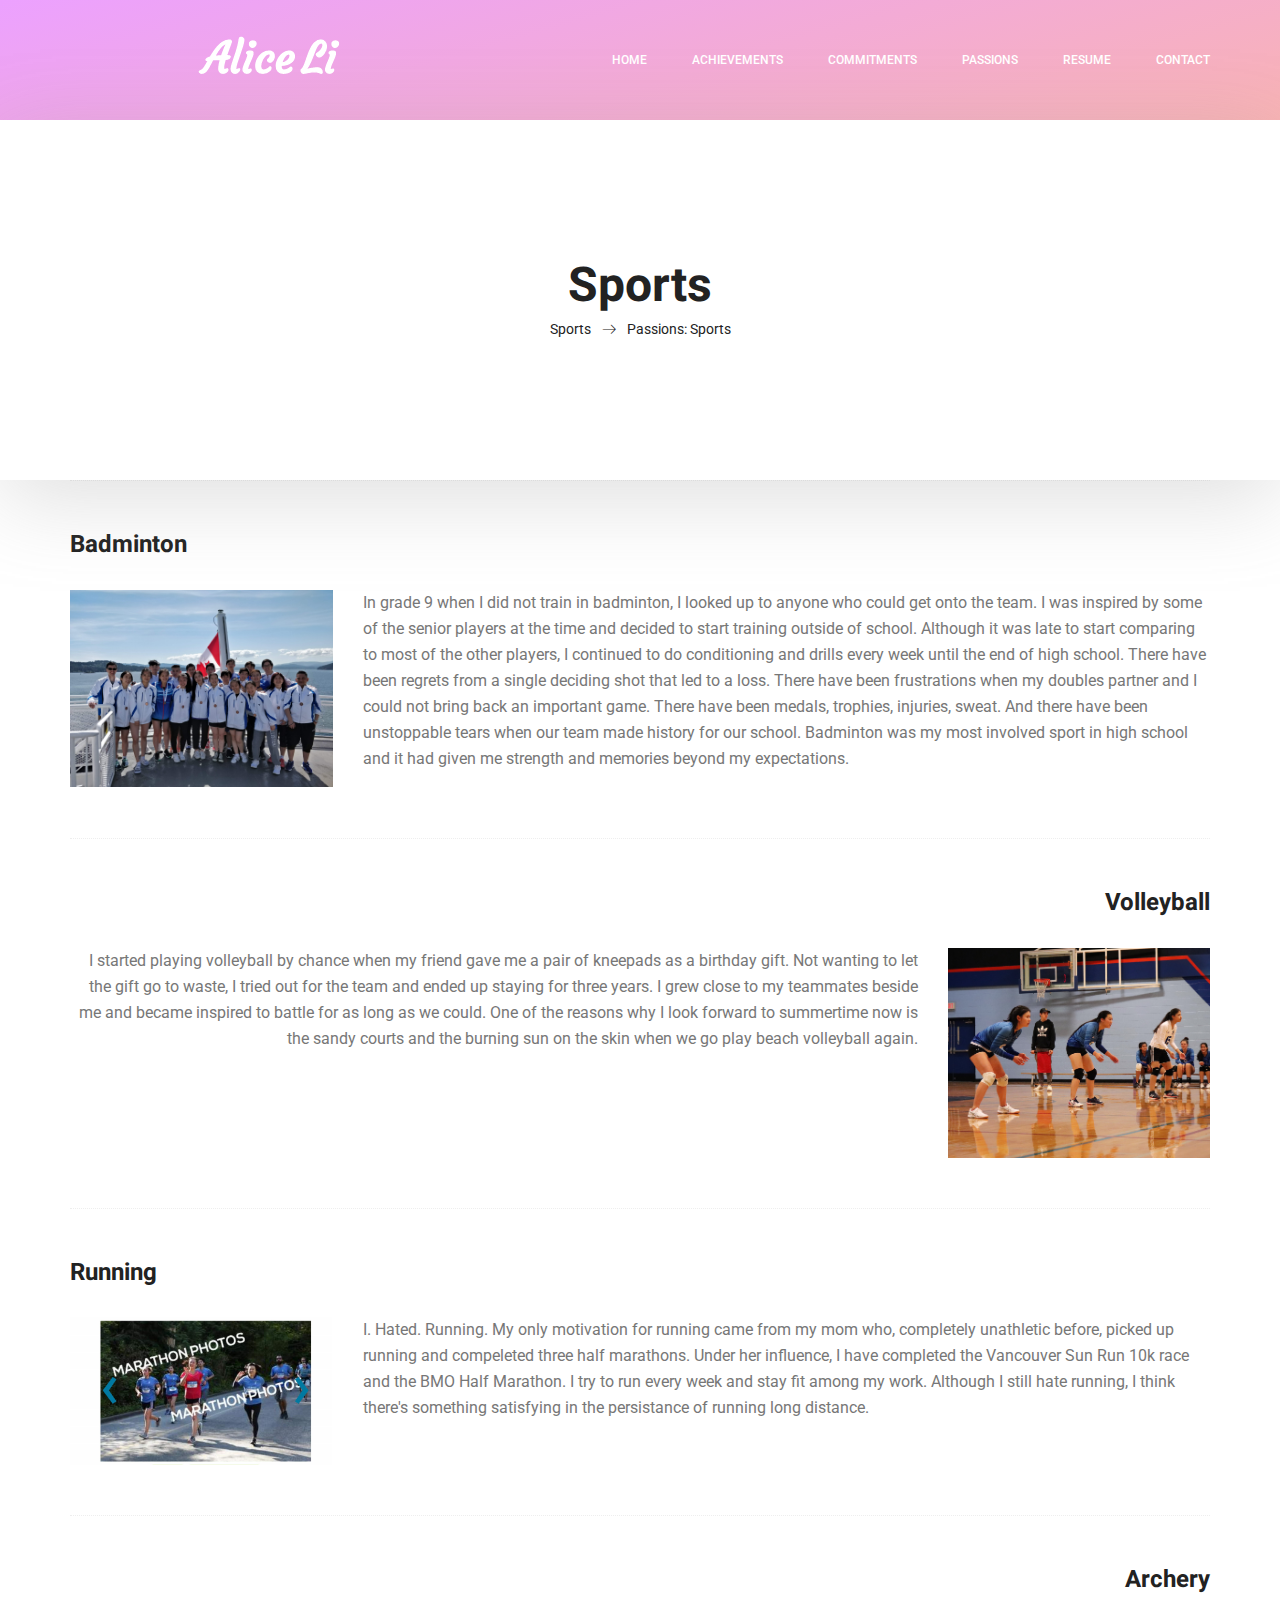
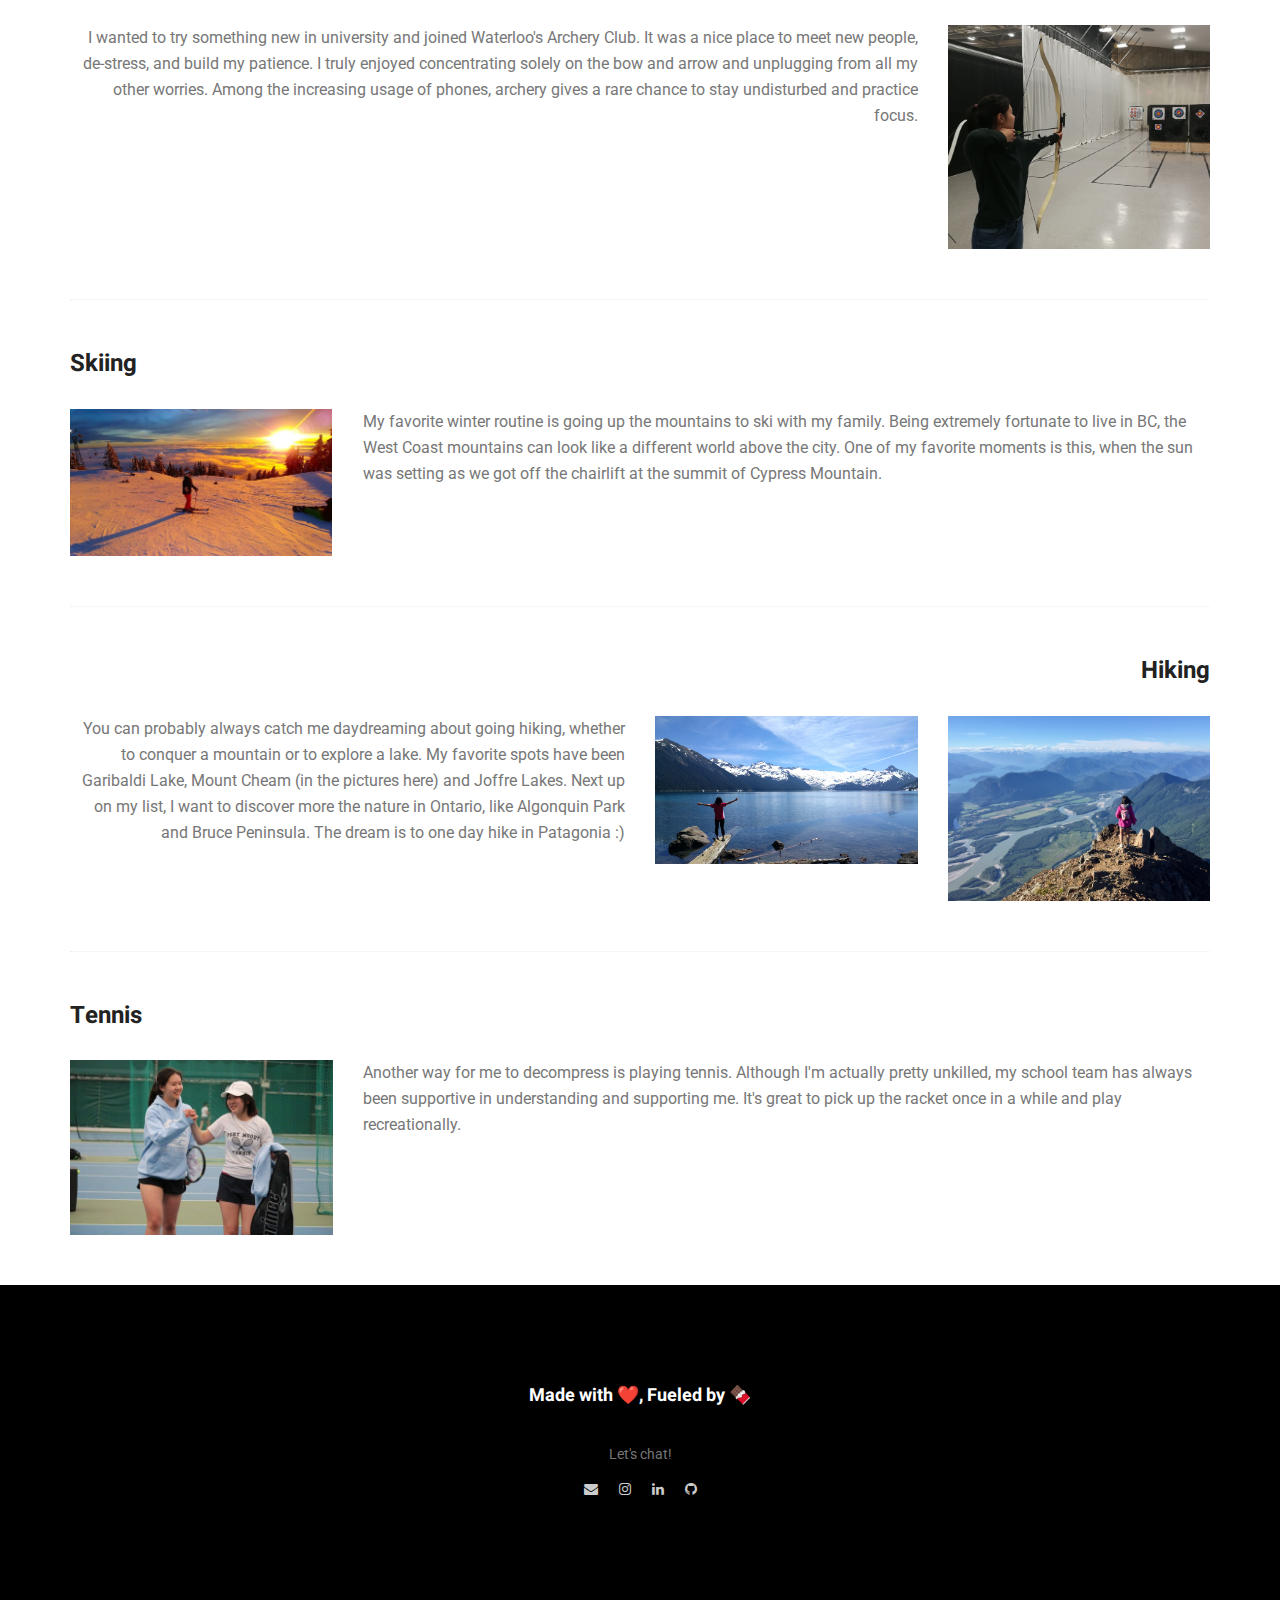
<file: sports.html>
<!doctype html>
<html lang="en">
    <head>
        <!-- Required meta tags -->
        <meta charset="utf-8">
        <meta name="viewport" content="width=device-width, initial-scale=1, shrink-to-fit=no">
        <link rel="icon" href="img/favicon.png" type="image/png">
		<title>Alice (Ke Yu)</title>
		
        <link rel="stylesheet" href="css/bootstrap.css">
        <link rel="stylesheet" href="vendors/linericon/style.css">
        <link rel="stylesheet" href="css/font-awesome.min.css">
        <link rel="stylesheet" href="vendors/nice-select/css/nice-select.css">
        <!-- main css -->
        <link rel="stylesheet" href="css/style.css">
		<link rel="stylesheet" href="css/responsive.css">
		
		<!-- Global site tag (gtag.js) - Google Analytics -->
        <script async src="https://www.googletagmanager.com/gtag/js?id=UA-165931136-1"></script>
        <script>
        window.dataLayer = window.dataLayer || [];
        function gtag(){dataLayer.push(arguments);}
        gtag('js', new Date());

        gtag('config', 'UA-165931136-1');
        </script>
	</head>


    <body>
        
        <!--================Header Menu Area =================-->
        <header class="header_area">
            <div class="main_menu">
            	<nav class="navbar navbar-expand-lg navbar-light">
					<div class="container box_1620">
						<!-- Brand and toggle get grouped for better mobile display -->
						<a class="navbar-brand logo_h" href="index.html"><img src="img/logo.png" alt=""></a>
						<button class="navbar-toggler" type="button" data-toggle="collapse" data-target="#navbarSupportedContent" aria-controls="navbarSupportedContent" aria-expanded="false" aria-label="Toggle navigation">
							<span class="icon-bar"></span>
							<span class="icon-bar"></span>
							<span class="icon-bar"></span>
						</button>
						<!-- Collect the nav links, forms, and other content for toggling -->
						<div class="collapse navbar-collapse offset" id="navbarSupportedContent">
							<ul class="nav navbar-nav menu_nav ml-auto">
								<li class="nav-item active"><a class="nav-link" href="index.html">Home</a></li> 
								<li class="nav-item"><a class="nav-link" href="achievements.html">Achievements</a></li> 
								<li class="nav-item"><a class="nav-link" href="commitments.html">Commitments</a></li> 
								<li class="nav-item submenu dropdown">
									<a href="#" class="nav-link dropdown-toggle" data-toggle="dropdown" role="button" aria-haspopup="true" aria-expanded="false">Passions</a>
									<ul class="dropdown-menu">
										<li class="nav-item"><a class="nav-link" href="art.html">Art</a></li>
										<li class="nav-item"><a class="nav-link" href="sports.html">Sports</a></li>
										<li class="nav-item"><a class="nav-link" href="film.html">Film</a></li>
										<li class="nav-item"><a class="nav-link" href="baking.html">Baking</a></li>
									</ul>
								</li> 
								<li class="nav-item"><a class="nav-link" href="resume.pdf" target="_blank">Resume</a></li>
								<li class="nav-item"><a class="nav-link" href="contact.html">Contact</a></li>
							</ul>
						</div> 
					</div>
            	</nav>
            </div>
        </header>
        <!--================Header Menu Area =================-->

        <section class="banner_area">
            <div class="box_1620">
				<div class="banner_inner d-flex align-items-center">
					<div class="container">
						<div class="banner_content text-center">
							<h2>Sports</h2>
							<div class="page_link">
                                <a href="index.html">Sports</a>
								<a href="elements.html">Passions: Sports</a>
							</div>
						</div>
					</div>
				</div>
            </div>
		</section>
		

		<!--======================Content============================-->
		<div class="whole-wrap">
			<div class="container">
				<div class="section-top-border">
					<h3 class="mb-30 title_color">Badminton</h3>
					<div class="row">
						<div class="col-md-3">
							<img src="img/sports/badminton.jpg" alt="" class="img-fluid">
						</div>
						<div class="col-md-9 mt-sm-20 left-align-p">
							<p>In grade 9 when I did not train in badminton, I looked up to anyone who could get onto the team. 
								I was inspired by some of the senior players at the time and decided to start training outside of school. Although it was late to start comparing to
								most of the other players, I continued to do conditioning and drills every week until the end of high school. There have been regrets from  
								a single deciding shot that led to a loss. There have been frustrations when my doubles partner and I could not bring back an important game. There have been medals, trophies, injuries, sweat.
								And there have been unstoppable tears when our team made history for our school. Badminton was my most involved sport in high school and it had given me strength and memories beyond my expectations.
							</p>
						</div>
					</div>
				</div>
				<div class="section-top-border text-right">
					<h3 class="mb-30 title_color">Volleyball</h3>
					<div class="row">
						<div class="col-md-9">
							<p class="text-right">I started playing volleyball by chance when my friend gave me a pair of kneepads as a birthday gift. 
								Not wanting to let the gift go to waste, I tried out for the team and ended up staying for three years. I grew close to 
								my teammates beside me and became inspired to battle for as long as we could. One of the reasons why I look forward to summertime
								now is the sandy courts and the burning sun on the skin when we go play beach volleyball again.
							</p>
						</div>
						<div class="col-md-3">
							<img src="img/sports/volleyball.jpg" alt="" class="img-fluid">
						</div>
					</div>
				</div>
				<div class="section-top-border">
					<h3 class="mb-30 title_color">Running</h3>
					<div class="row">
						<div class="col-md-3">
							<img src="img/sports/run.jpg" alt="" class="img-fluid">
						</div>
						<div class="col-md-9 mt-sm-20 left-align-p">
							<p>I. Hated. Running. My only motivation for running came from my mom who, completely unathletic before, picked up running 
								and compeleted three half marathons. Under her influence, I have completed the Vancouver Sun Run 10k race and the BMO 
								Half Marathon. I try to run every week and stay fit among my work. Although I still hate running, I think there's something satisfying in the persistance of running long distance.
							</p>
						</div>
					</div>
				</div>
				<div class="section-top-border text-right">
					<h3 class="mb-30 title_color">Archery</h3>
					<div class="row">
						<div class="col-md-9">
							<p class="text-right">I wanted to try something new in university and joined Waterloo's Archery Club.
								It was a nice place to meet new people, de-stress, and build my patience. I truly enjoyed 
								concentrating solely on the bow and arrow and unplugging from all my other worries. Among the increasing 
								usage of phones, archery gives a rare chance to stay undisturbed and practice focus.
							</p>
						</div>
						<div class="col-md-3">
							<img src="img/sports/archery.jpg" alt="" class="img-fluid">
						</div>
					</div>
				</div>
				<div class="section-top-border">
					<h3 class="mb-30 title_color">Skiing</h3>
					<div class="row">
						<div class="col-md-3">
							<img src="img/sports/ski.jpg" alt="" class="img-fluid">
						</div>
						<div class="col-md-9 mt-sm-20 left-align-p">
							<p>My favorite winter routine is going up the mountains to ski with my family. Being extremely fortunate to live in BC, the West Coast mountains 
								can look like a different world above the city. One of my favorite moments is this, when the sun was setting as we got off the chairlift 
								at the summit of Cypress Mountain.
							</p>
						</div>
					</div>
				</div>
				<div class="section-top-border text-right">
					<h3 class="mb-30 title_color">Hiking</h3>
					<div class="row">
						<div class="col-md-6">
							<p class="text-right">You can probably always catch me daydreaming about going hiking, whether to conquer a mountain or to explore a lake.
								My favorite spots have been Garibaldi Lake, Mount Cheam (in the pictures here) and Joffre Lakes. Next up on my list, 
								I want to discover more the nature in Ontario, like Algonquin Park and Bruce Peninsula. The dream is to one day hike in Patagonia :)
							</p>
						</div>
						<div class="col-md-3">
							<img src="img/sports/garibaldi.jpg" alt="" class="img-fluid">
						</div>
						<div class="col-md-3">
							<img src="img/sports/cheam.jpg" alt="" class="img-fluid">
						</div>
					</div>
				</div>
				<div class="section-top-border">
					<h3 class="mb-30 title_color">Tennis</h3>
					<div class="row">
						<div class="col-md-3">
							<img src="img/sports/tennis.jpg" alt="" class="img-fluid">
						</div>
						<div class="col-md-9 mt-sm-20 left-align-p">
							<p>Another way for me to decompress is playing tennis. Although I'm actually pretty unkilled, my school team has always been supportive in 
								understanding and supporting me. It's great to pick up the racket once in a while and play recreationally.</p>
						</div>
					</div>
				</div>
			</div>
		</div>

        <!--================Footer Area =================-->
        <footer class="footer_area p_100">
        	<div class="container">
        		<div class="row footer_inner">
        			<div class="col-4">
        			</div>
        			<div class="col-4">
						<aside class="f_widget social_widget" style="text-align: center;">
        					<div class="f_title" >
        						<h3>Made with ❤️, Fueled by 🍫</h3>
        					</div>
        					<p>Let's chat!</p>
        					<ul class="list">
        						<li><a href="mailto:ky24li@uwaterloo.ca"><i class="fa fa-envelope"></i></a></li>
        						<li><a href="https://www.instagram.com/aliceelii/"><i class="fa fa-instagram"></i></a></li>
        						<li><a href="https://www.linkedin.com/in/alice-li-keyu/"><i class="fa fa-linkedin"></i></a></li>
        						<li><a href="https://github.com/keyualiceli"><i class="fa fa-github"></i></a></li>
        					</ul>
        				</aside>
                    </div>
                    <div class="col-4"></div>
        		</div>
        	</div>
        </footer>
        <!--================End Footer Area =================-->
        
        
        
        
        
        
        <!-- Optional JavaScript -->
        <!-- jQuery first, then Popper.js, then Bootstrap JS -->
        <script src="js/jquery-3.3.1.min.js"></script>
        <script src="js/bootstrap.min.js"></script>
        <script src="vendors/nice-select/js/jquery.nice-select.min.js"></script>
    </body>
</html>
</file>
<file: vendors/linericon/style.css>
@font-face {
	font-family: 'Linearicons-Free';
	src:url('fonts/Linearicons-Free.eot?w118d');
	src:url('fonts/Linearicons-Free.eot?#iefixw118d') format('embedded-opentype'),
		url('fonts/Linearicons-Free.woff2?w118d') format('woff2'),
		url('fonts/Linearicons-Free.woff?w118d') format('woff'),
		url('fonts/Linearicons-Free.ttf?w118d') format('truetype'),
		url('fonts/Linearicons-Free.svg?w118d#Linearicons-Free') format('svg');
	font-weight: normal;
	font-style: normal;
}

.lnr {
	font-family: 'Linearicons-Free';
	speak: none;
	font-style: normal;
	font-weight: normal;
	font-variant: normal;
	text-transform: none;
	line-height: 1;

	/* Better Font Rendering =========== */
	-webkit-font-smoothing: antialiased;
	-moz-osx-font-smoothing: grayscale;
}

.lnr-home:before {
	content: "\e800";
}
.lnr-apartment:before {
	content: "\e801";
}
.lnr-pencil:before {
	content: "\e802";
}
.lnr-magic-wand:before {
	content: "\e803";
}
.lnr-drop:before {
	content: "\e804";
}
.lnr-lighter:before {
	content: "\e805";
}
.lnr-poop:before {
	content: "\e806";
}
.lnr-sun:before {
	content: "\e807";
}
.lnr-moon:before {
	content: "\e808";
}
.lnr-cloud:before {
	content: "\e809";
}
.lnr-cloud-upload:before {
	content: "\e80a";
}
.lnr-cloud-download:before {
	content: "\e80b";
}
.lnr-cloud-sync:before {
	content: "\e80c";
}
.lnr-cloud-check:before {
	content: "\e80d";
}
.lnr-database:before {
	content: "\e80e";
}
.lnr-lock:before {
	content: "\e80f";
}
.lnr-cog:before {
	content: "\e810";
}
.lnr-trash:before {
	content: "\e811";
}
.lnr-dice:before {
	content: "\e812";
}
.lnr-heart:before {
	content: "\e813";
}
.lnr-star:before {
	content: "\e814";
}
.lnr-star-half:before {
	content: "\e815";
}
.lnr-star-empty:before {
	content: "\e816";
}
.lnr-flag:before {
	content: "\e817";
}
.lnr-envelope:before {
	content: "\e818";
}
.lnr-paperclip:before {
	content: "\e819";
}
.lnr-inbox:before {
	content: "\e81a";
}
.lnr-eye:before {
	content: "\e81b";
}
.lnr-printer:before {
	content: "\e81c";
}
.lnr-file-empty:before {
	content: "\e81d";
}
.lnr-file-add:before {
	content: "\e81e";
}
.lnr-enter:before {
	content: "\e81f";
}
.lnr-exit:before {
	content: "\e820";
}
.lnr-graduation-hat:before {
	content: "\e821";
}
.lnr-license:before {
	content: "\e822";
}
.lnr-music-note:before {
	content: "\e823";
}
.lnr-film-play:before {
	content: "\e824";
}
.lnr-camera-video:before {
	content: "\e825";
}
.lnr-camera:before {
	content: "\e826";
}
.lnr-picture:before {
	content: "\e827";
}
.lnr-book:before {
	content: "\e828";
}
.lnr-bookmark:before {
	content: "\e829";
}
.lnr-user:before {
	content: "\e82a";
}
.lnr-users:before {
	content: "\e82b";
}
.lnr-shirt:before {
	content: "\e82c";
}
.lnr-store:before {
	content: "\e82d";
}
.lnr-cart:before {
	content: "\e82e";
}
.lnr-tag:before {
	content: "\e82f";
}
.lnr-phone-handset:before {
	content: "\e830";
}
.lnr-phone:before {
	content: "\e831";
}
.lnr-pushpin:before {
	content: "\e832";
}
.lnr-map-marker:before {
	content: "\e833";
}
.lnr-map:before {
	content: "\e834";
}
.lnr-location:before {
	content: "\e835";
}
.lnr-calendar-full:before {
	content: "\e836";
}
.lnr-keyboard:before {
	content: "\e837";
}
.lnr-spell-check:before {
	content: "\e838";
}
.lnr-screen:before {
	content: "\e839";
}
.lnr-smartphone:before {
	content: "\e83a";
}
.lnr-tablet:before {
	content: "\e83b";
}
.lnr-laptop:before {
	content: "\e83c";
}
.lnr-laptop-phone:before {
	content: "\e83d";
}
.lnr-power-switch:before {
	content: "\e83e";
}
.lnr-bubble:before {
	content: "\e83f";
}
.lnr-heart-pulse:before {
	content: "\e840";
}
.lnr-construction:before {
	content: "\e841";
}
.lnr-pie-chart:before {
	content: "\e842";
}
.lnr-chart-bars:before {
	content: "\e843";
}
.lnr-gift:before {
	content: "\e844";
}
.lnr-diamond:before {
	content: "\e845";
}
.lnr-linearicons:before {
	content: "\e846";
}
.lnr-dinner:before {
	content: "\e847";
}
.lnr-coffee-cup:before {
	content: "\e848";
}
.lnr-leaf:before {
	content: "\e849";
}
.lnr-paw:before {
	content: "\e84a";
}
.lnr-rocket:before {
	content: "\e84b";
}
.lnr-briefcase:before {
	content: "\e84c";
}
.lnr-bus:before {
	content: "\e84d";
}
.lnr-car:before {
	content: "\e84e";
}
.lnr-train:before {
	content: "\e84f";
}
.lnr-bicycle:before {
	content: "\e850";
}
.lnr-wheelchair:before {
	content: "\e851";
}
.lnr-select:before {
	content: "\e852";
}
.lnr-earth:before {
	content: "\e853";
}
.lnr-smile:before {
	content: "\e854";
}
.lnr-sad:before {
	content: "\e855";
}
.lnr-neutral:before {
	content: "\e856";
}
.lnr-mustache:before {
	content: "\e857";
}
.lnr-alarm:before {
	content: "\e858";
}
.lnr-bullhorn:before {
	content: "\e859";
}
.lnr-volume-high:before {
	content: "\e85a";
}
.lnr-volume-medium:before {
	content: "\e85b";
}
.lnr-volume-low:before {
	content: "\e85c";
}
.lnr-volume:before {
	content: "\e85d";
}
.lnr-mic:before {
	content: "\e85e";
}
.lnr-hourglass:before {
	content: "\e85f";
}
.lnr-undo:before {
	content: "\e860";
}
.lnr-redo:before {
	content: "\e861";
}
.lnr-sync:before {
	content: "\e862";
}
.lnr-history:before {
	content: "\e863";
}
.lnr-clock:before {
	content: "\e864";
}
.lnr-download:before {
	content: "\e865";
}
.lnr-upload:before {
	content: "\e866";
}
.lnr-enter-down:before {
	content: "\e867";
}
.lnr-exit-up:before {
	content: "\e868";
}
.lnr-bug:before {
	content: "\e869";
}
.lnr-code:before {
	content: "\e86a";
}
.lnr-link:before {
	content: "\e86b";
}
.lnr-unlink:before {
	content: "\e86c";
}
.lnr-thumbs-up:before {
	content: "\e86d";
}
.lnr-thumbs-down:before {
	content: "\e86e";
}
.lnr-magnifier:before {
	content: "\e86f";
}
.lnr-cross:before {
	content: "\e870";
}
.lnr-menu:before {
	content: "\e871";
}
.lnr-list:before {
	content: "\e872";
}
.lnr-chevron-up:before {
	content: "\e873";
}
.lnr-chevron-down:before {
	content: "\e874";
}
.lnr-chevron-left:before {
	content: "\e875";
}
.lnr-chevron-right:before {
	content: "\e876";
}
.lnr-arrow-up:before {
	content: "\e877";
}
.lnr-arrow-down:before {
	content: "\e878";
}
.lnr-arrow-left:before {
	content: "\e879";
}
.lnr-arrow-right:before {
	content: "\e87a";
}
.lnr-move:before {
	content: "\e87b";
}
.lnr-warning:before {
	content: "\e87c";
}
.lnr-question-circle:before {
	content: "\e87d";
}
.lnr-menu-circle:before {
	content: "\e87e";
}
.lnr-checkmark-circle:before {
	content: "\e87f";
}
.lnr-cross-circle:before {
	content: "\e880";
}
.lnr-plus-circle:before {
	content: "\e881";
}
.lnr-circle-minus:before {
	content: "\e882";
}
.lnr-arrow-up-circle:before {
	content: "\e883";
}
.lnr-arrow-down-circle:before {
	content: "\e884";
}
.lnr-arrow-left-circle:before {
	content: "\e885";
}
.lnr-arrow-right-circle:before {
	content: "\e886";
}
.lnr-chevron-up-circle:before {
	content: "\e887";
}
.lnr-chevron-down-circle:before {
	content: "\e888";
}
.lnr-chevron-left-circle:before {
	content: "\e889";
}
.lnr-chevron-right-circle:before {
	content: "\e88a";
}
.lnr-crop:before {
	content: "\e88b";
}
.lnr-frame-expand:before {
	content: "\e88c";
}
.lnr-frame-contract:before {
	content: "\e88d";
}
.lnr-layers:before {
	content: "\e88e";
}
.lnr-funnel:before {
	content: "\e88f";
}
.lnr-text-format:before {
	content: "\e890";
}
.lnr-text-format-remove:before {
	content: "\e891";
}
.lnr-text-size:before {
	content: "\e892";
}
.lnr-bold:before {
	content: "\e893";
}
.lnr-italic:before {
	content: "\e894";
}
.lnr-underline:before {
	content: "\e895";
}
.lnr-strikethrough:before {
	content: "\e896";
}
.lnr-highlight:before {
	content: "\e897";
}
.lnr-text-align-left:before {
	content: "\e898";
}
.lnr-text-align-center:before {
	content: "\e899";
}
.lnr-text-align-right:before {
	content: "\e89a";
}
.lnr-text-align-justify:before {
	content: "\e89b";
}
.lnr-line-spacing:before {
	content: "\e89c";
}
.lnr-indent-increase:before {
	content: "\e89d";
}
.lnr-indent-decrease:before {
	content: "\e89e";
}
.lnr-pilcrow:before {
	content: "\e89f";
}
.lnr-direction-ltr:before {
	content: "\e8a0";
}
.lnr-direction-rtl:before {
	content: "\e8a1";
}
.lnr-page-break:before {
	content: "\e8a2";
}
.lnr-sort-alpha-asc:before {
	content: "\e8a3";
}
.lnr-sort-amount-asc:before {
	content: "\e8a4";
}
.lnr-hand:before {
	content: "\e8a5";
}
.lnr-pointer-up:before {
	content: "\e8a6";
}
.lnr-pointer-right:before {
	content: "\e8a7";
}
.lnr-pointer-down:before {
	content: "\e8a8";
}
.lnr-pointer-left:before {
	content: "\e8a9";
}
</file>
<file: vendors/nice-select/css/nice-select.css>
.nice-select {
  -webkit-tap-highlight-color: transparent;
  background-color: #fff;
  border-radius: 5px;
  border: solid 1px #e8e8e8;
  box-sizing: border-box;
  clear: both;
  cursor: pointer;
  display: block;
  float: left;
  font-family: inherit;
  font-size: 14px;
  font-weight: normal;
  height: 42px;
  line-height: 40px;
  outline: none;
  padding-left: 18px;
  padding-right: 30px;
  position: relative;
  text-align: left !important;
  -webkit-transition: all 0.2s ease-in-out;
  transition: all 0.2s ease-in-out;
  -webkit-user-select: none;
     -moz-user-select: none;
      -ms-user-select: none;
          user-select: none;
  white-space: nowrap;
  width: auto; }
  .nice-select:hover {
    border-color: #dbdbdb; }
  .nice-select:active, .nice-select.open, .nice-select:focus {
    border-color: #999; }
  .nice-select:after {
    border-bottom: 2px solid #999;
    border-right: 2px solid #999;
    content: '';
    display: block;
    height: 5px;
    margin-top: -4px;
    pointer-events: none;
    position: absolute;
    right: 12px;
    top: 50%;
    -webkit-transform-origin: 66% 66%;
        -ms-transform-origin: 66% 66%;
            transform-origin: 66% 66%;
    -webkit-transform: rotate(45deg);
        -ms-transform: rotate(45deg);
            transform: rotate(45deg);
    -webkit-transition: all 0.15s ease-in-out;
    transition: all 0.15s ease-in-out;
    width: 5px; }
  .nice-select.open:after {
    -webkit-transform: rotate(-135deg);
        -ms-transform: rotate(-135deg);
            transform: rotate(-135deg); }
  .nice-select.open .list {
    opacity: 1;
    pointer-events: auto;
    -webkit-transform: scale(1) translateY(0);
        -ms-transform: scale(1) translateY(0);
            transform: scale(1) translateY(0); }
  .nice-select.disabled {
    border-color: #ededed;
    color: #999;
    pointer-events: none; }
    .nice-select.disabled:after {
      border-color: #cccccc; }
  .nice-select.wide {
    width: 100%; }
    .nice-select.wide .list {
      left: 0 !important;
      right: 0 !important; }
  .nice-select.right {
    float: right; }
    .nice-select.right .list {
      left: auto;
      right: 0; }
  .nice-select.small {
    font-size: 12px;
    height: 36px;
    line-height: 34px; }
    .nice-select.small:after {
      height: 4px;
      width: 4px; }
    .nice-select.small .option {
      line-height: 34px;
      min-height: 34px; }
  .nice-select .list {
    background-color: #fff;
    border-radius: 5px;
    box-shadow: 0 0 0 1px rgba(68, 68, 68, 0.11);
    box-sizing: border-box;
    margin-top: 4px;
    opacity: 0;
    overflow: hidden;
    padding: 0;
    pointer-events: none;
    position: absolute;
    top: 100%;
    left: 0;
    -webkit-transform-origin: 50% 0;
        -ms-transform-origin: 50% 0;
            transform-origin: 50% 0;
    -webkit-transform: scale(0.75) translateY(-21px);
        -ms-transform: scale(0.75) translateY(-21px);
            transform: scale(0.75) translateY(-21px);
    -webkit-transition: all 0.2s cubic-bezier(0.5, 0, 0, 1.25), opacity 0.15s ease-out;
    transition: all 0.2s cubic-bezier(0.5, 0, 0, 1.25), opacity 0.15s ease-out;
    z-index: 9; }
    .nice-select .list:hover .option:not(:hover) {
      background-color: transparent !important; }
  .nice-select .option {
    cursor: pointer;
    font-weight: 400;
    line-height: 40px;
    list-style: none;
    min-height: 40px;
    outline: none;
    padding-left: 18px;
    padding-right: 29px;
    text-align: left;
    -webkit-transition: all 0.2s;
    transition: all 0.2s; }
    .nice-select .option:hover, .nice-select .option.focus, .nice-select .option.selected.focus {
      background-color: #f6f6f6; }
    .nice-select .option.selected {
      font-weight: bold; }
    .nice-select .option.disabled {
      background-color: transparent;
      color: #999;
      cursor: default; }

.no-csspointerevents .nice-select .list {
  display: none; }

.no-csspointerevents .nice-select.open .list {
  display: block; }
</file>
<file: css/style.css>
/*----------------------------------------------------
@File: Default Styles
@Author: Rocky Ahmed
@URL: http://wethemez.com
Author E-mail: rockybd1995@gmail.com

This file contains the styling for the actual theme, this
is the file you need to edit to change the look of the
theme.
---------------------------------------------------- */
/*=====================================================================
@Template Name: Builder Construction 
@Author: Rocky Ahmed
@Developed By: Rocky Ahmed
@Developer URL: http://rocky.wethemez.com
Author E-mail: rockybd1995@gmail.com

@Default Styles

Table of Content:
01/ Variables
02/ predefin
03/ header
04/ button
05/ banner
06/ breadcrumb
07/ about
08/ team
09/ project 
10/ price 
11/ team 
12/ blog DELETED
13/ video  
14/ features  
15/ career  
16/ contact 
17/ footer

=====================================================================*/
/*----------------------------------------------------*/
/*font Variables*/
/*Color Variables*/
/*=================== fonts ====================*/
@import url("https://fonts.googleapis.com/css?family=Heebo:300,400,700,900|Roboto:300,400,500,700");
/*---------------------------------------------------- */
/*----------------------------------------------------*/
.list {
  list-style: none;
  margin: 0px;
  padding: 0px; }

a {
  text-decoration: none;
  transition: all 0.3s ease-in-out; }
  a:hover, a:focus {
    text-decoration: none;
    outline: none; }

.row.m0 {
  margin: 0px; }

body {
  line-height: 26px;
  font-size: 16px;
  font-family: "Roboto", sans-serif;
  font-weight: normal;
  color: #777777; }

h1, h2, h3, h4, h5, h6 {
  font-family: "Heebo", sans-serif;
  font-weight: bold; }

button:focus {
  outline: none;
  box-shadow: none; }

.p0 {
  padding-left: 0px;
  padding-right: 0px; }

.p_120 {
  padding-top: 120px;
  padding-bottom: 120px; }

.p_100 {
  padding-top: 100px;
  padding-bottom: 100px; }

.pad_top {
  padding-top: 120px; }

.pad_bt {
  padding-bottom: 120px; }

.mt-25 {
  margin-top: 25px; }

@media (min-width: 1200px) {
  .container {
    max-width: 1170px; } }

@media (min-width: 1620px) {
  .box_1620 {
    max-width: 1620px;
    margin: auto;
    width: 100%;
    padding-left: 0px;
    padding-right: 0px; } }
/* Main Title Area css
============================================================================================ */
.main_title {
  text-align: center;
  max-width: 670px;
  margin: 0px auto 75px; }
  .main_title h2 {
    font-family: "Heebo", sans-serif;
    font-size: 36px;
    color: #222222;
    margin-bottom: 15px;
    text-transform: uppercase; }
  .main_title p {
    font-size: 16px;
    font-family: "Roboto", sans-serif;
    font-weight: normal;
    line-height: 26px;
    color: #777777;
    margin-bottom: 0px; }

/* End Main Title Area css
============================================================================================ */
/*---------------------------------------------------- */
/*----------------------------------------------------*/
.header_area {
  position: absolute;
  width: 100%;
  top: 0;
  left: 0;
  z-index: 99;
  transition: background 0.4s, all 0.3s linear; }
  .header_area .navbar {
    background: transparent;
    padding: 0px;
    border: 0px;
    border-radius: 0px; }
    .header_area .navbar .nav .nav-item {
      margin-right: 45px; }
      .header_area .navbar .nav .nav-item .nav-link {
        font: 500 12px/120px "Roboto", sans-serif;
        text-transform: uppercase;
        color: #fff;
        padding: 0px;
        display: inline-block; }
        .header_area .navbar .nav .nav-item .nav-link:after {
          display: none; }
      .header_area .navbar .nav .nav-item:hover .nav-link, .header_area .navbar .nav .nav-item.active .nav-link {
        color: #fff; }
      .header_area .navbar .nav .nav-item.submenu {
        position: relative; }
        .header_area .navbar .nav .nav-item.submenu ul {
          border: none;
          padding: 0px;
          border-radius: 0px;
          box-shadow: none;
          margin: 0px;
          background: #fff;
          box-shadow: 0px 3px 16px 0px rgba(0, 0, 0, 0.1); }
          @media (min-width: 992px) {
            .header_area .navbar .nav .nav-item.submenu ul {
              position: absolute;
              top: 120%;
              left: 0px;
              min-width: 200px;
              text-align: left;
              opacity: 0;
              transition: all 300ms ease-in;
              visibility: hidden;
              display: block;
              border: none;
              padding: 0px;
              border-radius: 0px; } }
          .header_area .navbar .nav .nav-item.submenu ul:before {
            content: "";
            width: 0;
            height: 0;
            border-style: solid;
            border-width: 10px 10px 0 10px;
            border-color: #eeeeee transparent transparent transparent;
            position: absolute;
            right: 24px;
            top: 45px;
            z-index: 3;
            opacity: 0;
            transition: all 400ms linear; }
          .header_area .navbar .nav .nav-item.submenu ul .nav-item {
            display: block;
            float: none;
            margin-right: 0px;
            border-bottom: 1px solid #ededed;
            margin-left: 0px;
            transition: all 0.4s linear; }
            .header_area .navbar .nav .nav-item.submenu ul .nav-item .nav-link {
              line-height: 45px;
              color: #222222;
              padding: 0px 30px;
              transition: all 150ms linear;
              display: block;
              margin-right: 0px; }
            .header_area .navbar .nav .nav-item.submenu ul .nav-item:last-child {
              border-bottom: none; }
            .header_area .navbar .nav .nav-item.submenu ul .nav-item:hover .nav-link {
              background: #ffbc8f ;
              color: #fff; }
        @media (min-width: 992px) {
          .header_area .navbar .nav .nav-item.submenu:hover ul {
            visibility: visible;
            opacity: 1;
            top: 100%; } }
        .header_area .navbar .nav .nav-item.submenu:hover ul .nav-item {
          margin-top: 0px; }
      .header_area .navbar .nav .nav-item:last-child {
        margin-right: 0px; }
    .header_area .navbar .search {
      font-size: 12px;
      line-height: 60px;
      display: inline-block;
      color: #222222;
      margin-left: 80px; }
      .header_area .navbar .search i {
        font-weight: 600; }
  .header_area.navbar_fixed .main_menu {
    position: fixed;
    width: 100%;
    top: -70px;
    left: 0;
    right: 0;
    background: #000;
    transform: translateY(70px);
    transition: transform 500ms ease, background 500ms ease;
    -webkit-transition: transform 500ms ease, background 500ms ease;
    box-shadow: 0px 3px 16px 0px rgba(0, 0, 0, 0.1); }
    .header_area.navbar_fixed .main_menu .navbar .nav .nav-item .nav-link {
      line-height: 70px; }


/*---------------------------------------------------- */
/*----------------------------------------------------*/
/* Home Banner Area css
============================================================================================ */
.home_banner_area {
  position: relative;
  z-index: 1;
  background-image: linear-gradient(to bottom right, #eca1ff 0%, #ffbc8f 100%);
  margin-bottom: 200px; }
  .home_banner_area .box_1620 {
    min-height: 700px;
    border-radius: 12px;
    position: relative;
    bottom: -200px;
    background: #fff;
    padding: 30px;
    box-shadow: 0px 20px 80px 0px rgba(153, 153, 153, 0.3); }
  .home_banner_area .banner_inner {
    position: relative;
    width: 100%;
    min-height: 700px;
    display: flex; }
    .home_banner_area .banner_inner .banner_content {
      color: #222222;
      vertical-align: middle;
      align-self: center;
      text-align: left; }
      .home_banner_area .banner_inner .banner_content .media .d-flex {
        padding-right: 125px; }
      .home_banner_area .banner_inner .banner_content .media .media-body {
        vertical-align: middle;
        align-self: center; }

.blog_banner {
  min-height: 780px;
  position: relative;
  z-index: 1;
  overflow: hidden;
  margin-bottom: 0px; }
  .blog_banner .banner_inner {
    background: #04091e;
    position: relative;
    overflow: hidden;
    width: 100%;
    min-height: 780px;
    z-index: 1; }
    .blog_banner .banner_inner .overlay {
      background: url(../img/banner/banner-2.jpg) no-repeat scroll center center;
      opacity: .5;
      height: 125%;
      position: absolute;
      left: 0px;
      top: 0px;
      width: 100%;
      z-index: -1; }
    .blog_banner .banner_inner .blog_b_text {
      max-width: 700px;
      margin: auto;
      color: #fff; }
      .blog_banner .banner_inner .blog_b_text h2 {
        font-size: 60px;
        font-weight: bold;
        font-family: "Heebo", sans-serif;
        line-height: 66px;
        margin-bottom: 15px;
        text-transform: uppercase; }
      .blog_banner .banner_inner .blog_b_text p {
        font-size: 16px;
        margin-bottom: 35px; }
      .blog_banner .banner_inner .blog_b_text .white_bg_btn {
        line-height: 42px;
        padding: 0px 45px;
        border-radius: 5px; }

.banner_box {
  max-width: 1620px;
  margin: auto; }

.banner_area {
  position: relative;
  z-index: 1;
  min-height: 350px;
  background-image: linear-gradient(to bottom right, #eca1ff 0%, #ffbc8f 100%);
  margin-bottom: 120px; }
  .banner_area .box_1620 {
    background: #fff;
    min-height: 360px;
    border-radius: 12px;
    position: relative;
    bottom: -120px;
    box-shadow: 0px 20px 80px 0px rgba(153, 153, 153, 0.3); }
  .banner_area .banner_inner {
    position: relative;
    overflow: hidden;
    width: 100%;
    min-height: 360px;
    z-index: 1; }
    .banner_area .banner_inner .banner_content h2 {
      color: #222222;
      font-size: 48px;
      font-family: "Heebo", sans-serif;
      margin-bottom: 0px;
      font-weight: bold; }
    .banner_area .banner_inner .banner_content .page_link a {
      font-size: 14px;
      color: #222222;
      font-family: "Roboto", sans-serif;
      margin-right: 32px;
      position: relative; }
      .banner_area .banner_inner .banner_content .page_link a:before {
        content: "\e87a";
        font-family: 'Linearicons-Free';
        position: absolute;
        right: -25px;
        top: 50%;
        transform: translateY(-50%); }
      .banner_area .banner_inner .banner_content .page_link a:last-child {
        margin-right: 0px; }
        .banner_area .banner_inner .banner_content .page_link a:last-child:before {
          display: none; }
      .banner_area .banner_inner .banner_content .page_link a:hover {
        color: #ffbc8f ; }

/* End Home Banner Area css
============================================================================================ */
/*---------------------------------------------------- */
/*----------------------------------------------------*/



/* Reservation Form Area css
============================================================================================ */
.reservation_form_area .res_form_inner {
  max-width: 555px;
  margin: auto;
  box-shadow: 0px 10px 30px 0px rgba(153, 153, 153, 0.1);
  padding: 75px 50px;
  position: relative; }
  .reservation_form_area .res_form_inner:before {
    content: "";
    background: url(../img/contact-shap-1.png);
    position: absolute;
    left: -125px;
    height: 421px;
    width: 98px;
    top: 50%;
    transform: translateY(-50%); }
  .reservation_form_area .res_form_inner:after {
    content: "";
    background: url(../img/contact-shap-2.png);
    position: absolute;
    right: -125px;
    height: 421px;
    width: 98px;
    top: 50%;
    transform: translateY(-50%); }

.reservation_form .form-group input {
  height: 40px;
  border-radius: 0px;
  border: 1px solid #eeeeee;
  outline: none;
  box-shadow: none;
  padding: 0px 15px;
  font-size: 13px;
  font-family: "Roboto", sans-serif;
  font-weight: 300;
  color: #999999; }
  .reservation_form .form-group input.placeholder {
    font-size: 13px;
    font-family: "Roboto", sans-serif;
    font-weight: 300;
    color: #999999; }
  .reservation_form .form-group input:-moz-placeholder {
    font-size: 13px;
    font-family: "Roboto", sans-serif;
    font-weight: 300;
    color: #999999; }
  .reservation_form .form-group input::-moz-placeholder {
    font-size: 13px;
    font-family: "Roboto", sans-serif;
    font-weight: 300;
    color: #999999; }
  .reservation_form .form-group input::-webkit-input-placeholder {
    font-size: 13px;
    font-family: "Roboto", sans-serif;
    font-weight: 300;
    color: #999999; }
.reservation_form .form-group .res_select {
  height: 40px;
  border: 1px solid #eeeeee;
  border-radius: 0px;
  width: 100%;
  padding: 0px 15px;
  line-height: 36px; }
  .reservation_form .form-group .res_select .current {
    font-size: 13px;
    font-family: "Roboto", sans-serif;
    font-weight: 300;
    color: #999999; }
  .reservation_form .form-group .res_select:after {
    content: "\e874";
    font-family: 'Linearicons-Free';
    color: #cccccc;
    transform: rotate(0deg);
    border: none;
    margin-top: -17px;
    font-size: 13px;
    right: 22px; }
.reservation_form .form-group:last-child {
  text-align: center; }

/* End Reservation Form Area css
============================================================================================ */
/*============== contact_area css ================*/
.mapBox {
  height: 420px;
  margin-bottom: 80px; }

.contact_info .info_item {
  position: relative;
  padding-left: 45px; }
  .contact_info .info_item i {
    position: absolute;
    left: 0;
    top: 0;
    font-size: 20px;
    line-height: 24px;
    color: #ffbc8f ;
    font-weight: 600; }
  .contact_info .info_item h6 {
    font-size: 16px;
    line-height: 24px;
    color: "Roboto", sans-serif;
    font-weight: bold;
    margin-bottom: 0px;
    color: #222222; }
    .contact_info .info_item h6 a {
      color: #222222; }
  .contact_info .info_item p {
    font-size: 14px;
    line-height: 24px;
    padding: 2px 0px; }

.contact_form .form-group {
  margin-bottom: 10px; }
  .contact_form .form-group .form-control {
    font-size: 13px;
    line-height: 26px;
    color: #999;
    border: 1px solid #eeeeee;
    font-family: "Roboto", sans-serif;
    border-radius: 0px;
    padding-left: 20px; }
    .contact_form .form-group .form-control:focus {
      box-shadow: none;
      outline: none; }
    .contact_form .form-group .form-control.placeholder {
      color: #999; }
    .contact_form .form-group .form-control:-moz-placeholder {
      color: #999; }
    .contact_form .form-group .form-control::-moz-placeholder {
      color: #999; }
    .contact_form .form-group .form-control::-webkit-input-placeholder {
      color: #999; }
  .contact_form .form-group textarea {
    resize: none; }
    .contact_form .form-group textarea.form-control {
      height: 140px; }
.contact_form .submit_btn {
  margin-top: 20px;
  cursor: pointer; }

/* Contact Success and error Area css
============================================================================================ */
.modal-message .modal-dialog {
  position: absolute;
  top: 36%;
  left: 50%;
  transform: translateX(-50%) translateY(-50%) !important;
  margin: 0px;
  max-width: 500px;
  width: 100%; }
  .modal-message .modal-dialog .modal-content .modal-header {
    text-align: center;
    display: block;
    border-bottom: none;
    padding-top: 50px;
    padding-bottom: 50px; }
    .modal-message .modal-dialog .modal-content .modal-header .close {
      position: absolute;
      right: -15px;
      top: -15px;
      padding: 0px;
      color: #fff;
      opacity: 1;
      cursor: pointer; }
    .modal-message .modal-dialog .modal-content .modal-header h2 {
      display: block;
      text-align: center;
      color: #ffbc8f;
      padding-bottom: 10px;
      font-family: "Roboto", sans-serif; }
    .modal-message .modal-dialog .modal-content .modal-header p {
      display: block; }

/* End Contact Success and error Area css
============================================================================================ */
/*---------------------------------------------------- */
/*----------------------------------------------------*/
/*============== Elements Area css ================*/
.mb-20 {
  margin-bottom: 20px; }

.mb-30 {
  margin-bottom: 30px; }

.sample-text-area {
  padding: 100px 0px; }
  .sample-text-area .title_color {
    margin-bottom: 30px; }
  .sample-text-area p {
    line-height: 26px; }
    .sample-text-area p b {
      font-weight: bold;
      color: #766dff; }
    .sample-text-area p i {
      color: #766dff;
      font-style: italic; }
    .sample-text-area p sup {
      color: #766dff;
      font-style: italic; }
    .sample-text-area p sub {
      color: #766dff;
      font-style: italic; }
    .sample-text-area p del {
      color: #766dff; }
    .sample-text-area p u {
      color: #766dff; }

/*============== End Elements Area css ================*/
/*==============Elements Button Area css ================*/
.elements_button .title_color {
  margin-bottom: 30px;
  color: #222222; }

.title_color {
  color: #222222; }

.button-group-area {
  margin-top: 15px; }
  .button-group-area:nth-child(odd) {
    margin-top: 40px; }
  .button-group-area:first-child {
    margin-top: 0px; }
  .button-group-area .theme_btn {
    margin-right: 10px; }
  .button-group-area .white_btn {
    margin-right: 10px; }
  .button-group-area .link {
    text-decoration: underline;
    color: #222222;
    background: transparent; }
    .button-group-area .link:hover {
      color: #fff; }
  .button-group-area .disable {
    background: transparent;
    color: #007bff;
    cursor: not-allowed; }
    .button-group-area .disable:before {
      display: none; }

.primary {
  background: #52c5fd; }
  .primary:before {
    background: #2faae6; }

.success {
  background: #4cd3e3; }
  .success:before {
    background: #2ebccd; }

.info {
  background: #38a4ff; }
  .info:before {
    background: #298cdf; }

.warning {
  background: #f4e700; }
  .warning:before {
    background: #e1d608; }

.danger {
  background: #f54940; }
  .danger:before {
    background: #e13b33; }

.primary-border {
  background: transparent;
  border: 1px solid #52c5fd;
  color: #52c5fd; }
  .primary-border:before {
    background: #52c5fd; }

.success-border {
  background: transparent;
  border: 1px solid #4cd3e3;
  color: #4cd3e3; }
  .success-border:before {
    background: #4cd3e3; }

.info-border {
  background: transparent;
  border: 1px solid #38a4ff;
  color: #38a4ff; }
  .info-border:before {
    background: #38a4ff; }

.warning-border {
  background: #fff;
  border: 1px solid #f4e700;
  color: #f4e700; }
  .warning-border:before {
    background: #f4e700; }

.danger-border {
  background: transparent;
  border: 1px solid #f54940;
  color: #f54940; }
  .danger-border:before {
    background: #f54940; }

.link-border {
  background: transparent;
  border: 1px solid #766dff;
  color: #766dff; }
  .link-border:before {
    background: #766dff; }

.radius {
  border-radius: 3px; }

.circle {
  border-radius: 20px; }

.arrow span {
  padding-left: 5px; }

.e-large {
  line-height: 50px;
  padding-top: 0px;
  padding-bottom: 0px; }

.large {
  line-height: 45px;
  padding-top: 0px;
  padding-bottom: 0px; }

.medium {
  line-height: 30px;
  padding-top: 0px;
  padding-bottom: 0px; }

.small {
  line-height: 25px;
  padding-top: 0px;
  padding-bottom: 0px; }

.general {
  line-height: 38px;
  padding-top: 0px;
  padding-bottom: 0px; }

/*==============End Elements Button Area css ================*/
/* =================================== */
/*  Elements Page Styles
/* =================================== */
/*---------- Start Elements Page -------------*/
.generic-banner {
  margin-top: 60px;
  text-align: center; }

.generic-banner .height {
  height: 600px; }

@media (max-width: 767.98px) {
  .generic-banner .height {
    height: 400px; } }
.generic-banner .generic-banner-content h2 {
  line-height: 1.2em;
  margin-bottom: 20px; }

@media (max-width: 991.98px) {
  .generic-banner .generic-banner-content h2 br {
    display: none; } }
.generic-banner .generic-banner-content p {
  text-align: center;
  font-size: 16px; }

@media (max-width: 991.98px) {
  .generic-banner .generic-banner-content p br {
    display: none; } }
.generic-content h1 {
  font-weight: 600; }

.about-generic-area {
  background: #fff; }

.about-generic-area p {
  margin-bottom: 20px; }

.white-bg {
  background: #fff; }

.section-top-border {
  padding: 50px 0;
  border-top: 1px dotted #eee; }

.switch-wrap {
  margin-bottom: 10px; }

.switch-wrap p {
  margin: 0; }

/*---------- End Elements Page -------------*/
.sample-text-area {
  padding: 100px 0 70px 0; }

.sample-text {
  margin-bottom: 0; }

.text-heading {
  margin-bottom: 30px;
  font-size: 24px; }

.typo-list {
  margin-bottom: 10px; }

@media (max-width: 767px) {
  .typo-sec {
    margin-bottom: 30px; } }
@media (max-width: 767px) {
  .element-wrap {
    margin-top: 30px; } }
b, sup, sub, u, del {
  color: #f8b600; }

h1 {
  font-size: 36px; }

h2 {
  font-size: 30px; }

h3 {
  font-size: 24px; }

h4 {
  font-size: 18px; }

h5 {
  font-size: 16px; }

h6 {
  font-size: 14px; }

.typography h1, .typography h2, .typography h3, .typography h4, .typography h5, .typography h6 {
  color: #777777; }

.button-area .border-top-generic {
  padding: 70px 15px;
  border-top: 1px dotted #eee; }

.button-group-area .genric-btn {
  margin-right: 10px;
  margin-top: 10px; }

.button-group-area .genric-btn:last-child {
  margin-right: 0; }

.circle {
  border-radius: 20px; }

.genric-btn {
  display: inline-block;
  outline: none;
  line-height: 40px;
  padding: 0 30px;
  font-size: .8em;
  text-align: center;
  text-decoration: none;
  font-weight: 500;
  cursor: pointer;
  -webkit-transition: all 0.3s ease 0s;
  -moz-transition: all 0.3s ease 0s;
  -o-transition: all 0.3s ease 0s;
  transition: all 0.3s ease 0s; }

.genric-btn:focus {
  outline: none; }

.genric-btn.e-large {
  padding: 0 40px;
  line-height: 50px; }

.genric-btn.large {
  line-height: 45px; }

.genric-btn.medium {
  line-height: 30px; }

.genric-btn.small {
  line-height: 25px; }

.genric-btn.radius {
  border-radius: 3px; }

.genric-btn.circle {
  border-radius: 20px; }

.genric-btn.arrow {
  display: -webkit-inline-box;
  display: -ms-inline-flexbox;
  display: inline-flex;
  -webkit-box-align: center;
  -ms-flex-align: center;
  align-items: center; }

.genric-btn.arrow span {
  margin-left: 10px; }

.genric-btn.default {
  color: #222222;
  background: #f9f9ff;
  border: 1px solid transparent; }

.genric-btn.default:hover {
  border: 1px solid #f9f9ff;
  background: #fff; }

.genric-btn.default-border {
  border: 1px solid #f9f9ff;
  background: #fff; }

.genric-btn.default-border:hover {
  color: #222222;
  background: #f9f9ff;
  border: 1px solid transparent; }

.genric-btn.primary {
  color: #fff;
  background: #f8b600;
  border: 1px solid transparent; }

.genric-btn.primary:hover {
  color: #f8b600;
  border: 1px solid #f8b600;
  background: #fff; }

.genric-btn.primary-border {
  color: #f8b600;
  border: 1px solid #f8b600;
  background: #fff; }

.genric-btn.primary-border:hover {
  color: #fff;
  background: #f8b600;
  border: 1px solid transparent; }

.genric-btn.success {
  color: #fff;
  background: #4cd3e3;
  border: 1px solid transparent; }

.genric-btn.success:hover {
  color: #4cd3e3;
  border: 1px solid #4cd3e3;
  background: #fff; }

.genric-btn.success-border {
  color: #4cd3e3;
  border: 1px solid #4cd3e3;
  background: #fff; }

.genric-btn.success-border:hover {
  color: #fff;
  background: #4cd3e3;
  border: 1px solid transparent; }

.genric-btn.info {
  color: #fff;
  background: #38a4ff;
  border: 1px solid transparent; }

.genric-btn.info:hover {
  color: #38a4ff;
  border: 1px solid #38a4ff;
  background: #fff; }

.genric-btn.info-border {
  color: #38a4ff;
  border: 1px solid #38a4ff;
  background: #fff; }

.genric-btn.info-border:hover {
  color: #fff;
  background: #38a4ff;
  border: 1px solid transparent; }

.genric-btn.warning {
  color: #fff;
  background: #f4e700;
  border: 1px solid transparent; }

.genric-btn.warning:hover {
  color: #f4e700;
  border: 1px solid #f4e700;
  background: #fff; }

.genric-btn.warning-border {
  color: #f4e700;
  border: 1px solid #f4e700;
  background: #fff; }

.genric-btn.warning-border:hover {
  color: #fff;
  background: #f4e700;
  border: 1px solid transparent; }

.genric-btn.danger {
  color: #fff;
  background: #f44a40;
  border: 1px solid transparent; }

.genric-btn.danger:hover {
  color: #f44a40;
  border: 1px solid #f44a40;
  background: #fff; }

.genric-btn.danger-border {
  color: #f44a40;
  border: 1px solid #f44a40;
  background: #fff; }

.genric-btn.danger-border:hover {
  color: #fff;
  background: #f44a40;
  border: 1px solid transparent; }

.genric-btn.link {
  color: #222222;
  background: #f9f9ff;
  text-decoration: underline;
  border: 1px solid transparent; }

.genric-btn.link:hover {
  color: #222222;
  border: 1px solid #f9f9ff;
  background: #fff; }

.genric-btn.link-border {
  color: #222222;
  border: 1px solid #f9f9ff;
  background: #fff;
  text-decoration: underline; }

.genric-btn.link-border:hover {
  color: #222222;
  background: #f9f9ff;
  border: 1px solid transparent; }

.genric-btn.disable {
  color: #222222, 0.3;
  background: #f9f9ff;
  border: 1px solid transparent;
  cursor: not-allowed; }

.generic-blockquote {
  padding: 30px 50px 30px 30px;
  background: #fff;
  border-left: 2px solid #f8b600; }

@media (max-width: 991px) {
  .progress-table-wrap {
    overflow-x: scroll; } }
.progress-table {
  background: #fff;
  padding: 15px 0px 30px 0px;
  min-width: 800px; }

.progress-table .serial {
  width: 11.83%;
  padding-left: 30px; }

.progress-table .country {
  width: 28.07%; }

.progress-table .visit {
  width: 19.74%; }

.progress-table .percentage {
  width: 40.36%;
  padding-right: 50px; }

.progress-table .table-head {
  display: flex; }

.progress-table .table-head .serial, .progress-table .table-head .country, .progress-table .table-head .visit, .progress-table .table-head .percentage {
  color: #222222;
  line-height: 40px;
  text-transform: uppercase;
  font-weight: 500; }

.progress-table .table-row {
  padding: 15px 0;
  border-top: 1px solid #edf3fd;
  display: flex; }

.progress-table .table-row .serial, .progress-table .table-row .country, .progress-table .table-row .visit, .progress-table .table-row .percentage {
  display: flex;
  align-items: center; }

.progress-table .table-row .country img {
  margin-right: 15px; }

.progress-table .table-row .percentage .progress {
  width: 80%;
  border-radius: 0px;
  background: transparent; }

.progress-table .table-row .percentage .progress .progress-bar {
  height: 5px;
  line-height: 5px; }

.progress-table .table-row .percentage .progress .progress-bar.color-1 {
  background-color: #6382e6; }

.progress-table .table-row .percentage .progress .progress-bar.color-2 {
  background-color: #e66686; }

.progress-table .table-row .percentage .progress .progress-bar.color-3 {
  background-color: #f09359; }

.progress-table .table-row .percentage .progress .progress-bar.color-4 {
  background-color: #73fbaf; }

.progress-table .table-row .percentage .progress .progress-bar.color-5 {
  background-color: #73fbaf; }

.progress-table .table-row .percentage .progress .progress-bar.color-6 {
  background-color: #6382e6; }

.progress-table .table-row .percentage .progress .progress-bar.color-7 {
  background-color: #a367e7; }

.progress-table .table-row .percentage .progress .progress-bar.color-8 {
  background-color: #e66686; }

.single-gallery-image {
  margin-top: 30px;
  background-repeat: no-repeat !important;
  background-position: center center !important;
  background-size: cover !important;
  height: 200px;
  -webkit-transition: all 0.3s ease 0s;
  -moz-transition: all 0.3s ease 0s;
  -o-transition: all 0.3s ease 0s;
  transition: all 0.3s ease 0s; }

.single-gallery-image:hover {
  opacity: .8; }

.list-style {
  width: 14px;
  height: 14px; }

.unordered-list li {
  position: relative;
  padding-left: 30px;
  line-height: 1.82em !important; }

.unordered-list li:before {
  content: "";
  position: absolute;
  width: 14px;
  height: 14px;
  border: 3px solid #ffbc8f;
  background: #fff;
  top: 4px;
  left: 0;
  border-radius: 50%; }

.ordered-list {
  margin-left: 30px; }

.ordered-list li {
  list-style-type: decimal-leading-zero;
  color: #ffbc8f;
  font-weight: 500;
  line-height: 1.82em !important; }

.ordered-list li span {
  font-weight: 300;
  color: #777777; }

.ordered-list-alpha li {
  margin-left: 30px;
  list-style-type: lower-alpha;
  color: #ffbc8f;
  font-weight: 500;
  line-height: 1.82em !important; }

.ordered-list-alpha li span {
  font-weight: 300;
  color: #777777; }

.ordered-list-roman li {
  margin-left: 30px;
  list-style-type: lower-roman;
  color: #ffbc8f;
  font-weight: 500;
  line-height: 1.82em !important; }

.ordered-list-roman li span {
  font-weight: 300;
  color: #777777; }

.single-input {
  display: block;
  width: 100%;
  line-height: 40px;
  border: none;
  outline: none;
  background: #f9f9ff;
  padding: 0 20px; }

.single-input:focus {
  outline: none; }

.input-group-icon {
  position: relative; }

.input-group-icon .icon {
  position: absolute;
  left: 20px;
  top: 0;
  line-height: 40px;
  z-index: 3; }

.input-group-icon .icon i {
  color: #797979; }

.input-group-icon .single-input {
  padding-left: 45px; }

.single-textarea {
  display: block;
  width: 100%;
  line-height: 40px;
  border: none;
  outline: none;
  background: #f9f9ff;
  padding: 0 20px;
  height: 100px;
  resize: none; }

.single-textarea:focus {
  outline: none; }

.single-input-primary {
  display: block;
  width: 100%;
  line-height: 40px;
  border: 1px solid transparent;
  outline: none;
  background: #f9f9ff;
  padding: 0 20px; }

.single-input-primary:focus {
  outline: none;
  border: 1px solid #ffbc8f; }

.single-input-accent {
  display: block;
  width: 100%;
  line-height: 40px;
  border: 1px solid transparent;
  outline: none;
  background: #f9f9ff;
  padding: 0 20px; }

.single-input-accent:focus {
  outline: none;
  border: 1px solid #eb6b55; }

.single-input-secondary {
  display: block;
  width: 100%;
  line-height: 40px;
  border: 1px solid transparent;
  outline: none;
  background: #f9f9ff;
  padding: 0 20px; }

.single-input-secondary:focus {
  outline: none;
  border: 1px solid #f09359; }

.default-switch {
  width: 35px;
  height: 17px;
  border-radius: 8.5px;
  background: #fff;
  position: relative;
  cursor: pointer; }

.default-switch input {
  position: absolute;
  left: 0;
  top: 0;
  right: 0;
  bottom: 0;
  width: 100%;
  height: 100%;
  opacity: 0;
  cursor: pointer; }

.default-switch input + label {
  position: absolute;
  top: 1px;
  left: 1px;
  width: 15px;
  height: 15px;
  border-radius: 50%;
  background: #f8b600;
  -webkit-transition: all 0.2s;
  -moz-transition: all 0.2s;
  -o-transition: all 0.2s;
  transition: all 0.2s;
  box-shadow: 0px 4px 5px 0px rgba(0, 0, 0, 0.2);
  cursor: pointer; }

.default-switch input:checked + label {
  left: 19px; }

.single-element-widget {
  margin-bottom: 30px; }

.primary-switch {
  width: 35px;
  height: 17px;
  border-radius: 8.5px;
  background: #fff;
  position: relative;
  cursor: pointer; }

.primary-switch input {
  position: absolute;
  left: 0;
  top: 0;
  right: 0;
  bottom: 0;
  width: 100%;
  height: 100%;
  opacity: 0; }

.primary-switch input + label {
  position: absolute;
  left: 0;
  top: 0;
  right: 0;
  bottom: 0;
  width: 100%;
  height: 100%; }

.primary-switch input + label:before {
  content: "";
  position: absolute;
  left: 0;
  top: 0;
  right: 0;
  bottom: 0;
  width: 100%;
  height: 100%;
  background: transparent;
  border-radius: 8.5px;
  cursor: pointer;
  -webkit-transition: all 0.2s;
  -moz-transition: all 0.2s;
  -o-transition: all 0.2s;
  transition: all 0.2s; }

.primary-switch input + label:after {
  content: "";
  position: absolute;
  top: 1px;
  left: 1px;
  width: 15px;
  height: 15px;
  border-radius: 50%;
  background: #fff;
  -webkit-transition: all 0.2s;
  -moz-transition: all 0.2s;
  -o-transition: all 0.2s;
  transition: all 0.2s;
  box-shadow: 0px 4px 5px 0px rgba(0, 0, 0, 0.2);
  cursor: pointer; }

.primary-switch input:checked + label:after {
  left: 19px; }

.primary-switch input:checked + label:before {
  background: #f8b600; }

.confirm-switch {
  width: 35px;
  height: 17px;
  border-radius: 8.5px;
  background: #fff;
  position: relative;
  cursor: pointer; }

.confirm-switch input {
  position: absolute;
  left: 0;
  top: 0;
  right: 0;
  bottom: 0;
  width: 100%;
  height: 100%;
  opacity: 0; }

.confirm-switch input + label {
  position: absolute;
  left: 0;
  top: 0;
  right: 0;
  bottom: 0;
  width: 100%;
  height: 100%; }

.confirm-switch input + label:before {
  content: "";
  position: absolute;
  left: 0;
  top: 0;
  right: 0;
  bottom: 0;
  width: 100%;
  height: 100%;
  background: transparent;
  border-radius: 8.5px;
  -webkit-transition: all 0.2s;
  -moz-transition: all 0.2s;
  -o-transition: all 0.2s;
  transition: all 0.2s;
  cursor: pointer; }

.confirm-switch input + label:after {
  content: "";
  position: absolute;
  top: 1px;
  left: 1px;
  width: 15px;
  height: 15px;
  border-radius: 50%;
  background: #fff;
  -webkit-transition: all 0.2s;
  -moz-transition: all 0.2s;
  -o-transition: all 0.2s;
  transition: all 0.2s;
  box-shadow: 0px 4px 5px 0px rgba(0, 0, 0, 0.2);
  cursor: pointer; }

.confirm-switch input:checked + label:after {
  left: 19px; }

.confirm-switch input:checked + label:before {
  background: #4cd3e3; }

.primary-checkbox {
  width: 16px;
  height: 16px;
  border-radius: 3px;
  background: #fff;
  position: relative;
  cursor: pointer; }

.primary-checkbox input {
  position: absolute;
  left: 0;
  top: 0;
  right: 0;
  bottom: 0;
  width: 100%;
  height: 100%;
  opacity: 0; }

.primary-checkbox input + label {
  position: absolute;
  left: 0;
  top: 0;
  right: 0;
  bottom: 0;
  width: 100%;
  height: 100%;
  border-radius: 3px;
  cursor: pointer;
  border: 1px solid #f1f1f1; }

.single-defination h4 {
  color: #222222; }

.single-defination{
  padding:5%;
  padding-bottom: 10%;
}

.primary-checkbox input:checked + label {
  background: url(../img/elements/primary-check.png) no-repeat center center/cover;
  border: none; }

.confirm-checkbox {
  width: 16px;
  height: 16px;
  border-radius: 3px;
  background: #fff;
  position: relative;
  cursor: pointer; }

.confirm-checkbox input {
  position: absolute;
  left: 0;
  top: 0;
  right: 0;
  bottom: 0;
  width: 100%;
  height: 100%;
  opacity: 0; }

.confirm-checkbox input + label {
  position: absolute;
  left: 0;
  top: 0;
  right: 0;
  bottom: 0;
  width: 100%;
  height: 100%;
  border-radius: 3px;
  cursor: pointer;
  border: 1px solid #f1f1f1; }

.confirm-checkbox input:checked + label {
  background: url(../img/elements/success-check.png) no-repeat center center/cover;
  border: none; }

.disabled-checkbox {
  width: 16px;
  height: 16px;
  border-radius: 3px;
  background: #fff;
  position: relative;
  cursor: pointer; }

.disabled-checkbox input {
  position: absolute;
  left: 0;
  top: 0;
  right: 0;
  bottom: 0;
  width: 100%;
  height: 100%;
  opacity: 0; }

.disabled-checkbox input + label {
  position: absolute;
  left: 0;
  top: 0;
  right: 0;
  bottom: 0;
  width: 100%;
  height: 100%;
  border-radius: 3px;
  cursor: pointer;
  border: 1px solid #f1f1f1; }

.disabled-checkbox input:disabled {
  cursor: not-allowed;
  z-index: 3; }

.disabled-checkbox input:checked + label {
  background: url(../img/elements/disabled-check.png) no-repeat center center/cover;
  border: none; }

.primary-radio {
  width: 16px;
  height: 16px;
  border-radius: 8px;
  background: #fff;
  position: relative;
  cursor: pointer; }

.primary-radio input {
  position: absolute;
  left: 0;
  top: 0;
  right: 0;
  bottom: 0;
  width: 100%;
  height: 100%;
  opacity: 0; }

.primary-radio input + label {
  position: absolute;
  left: 0;
  top: 0;
  right: 0;
  bottom: 0;
  width: 100%;
  height: 100%;
  border-radius: 8px;
  cursor: pointer;
  border: 1px solid #f1f1f1; }

.primary-radio input:checked + label {
  background: url(../img/elements/primary-radio.png) no-repeat center center/cover;
  border: none; }

.confirm-radio {
  width: 16px;
  height: 16px;
  border-radius: 8px;
  background: #fff;
  position: relative;
  cursor: pointer; }

.confirm-radio input {
  position: absolute;
  left: 0;
  top: 0;
  right: 0;
  bottom: 0;
  width: 100%;
  height: 100%;
  opacity: 0; }

.confirm-radio input + label {
  position: absolute;
  left: 0;
  top: 0;
  right: 0;
  bottom: 0;
  width: 100%;
  height: 100%;
  border-radius: 8px;
  cursor: pointer;
  border: 1px solid #f1f1f1; }

.confirm-radio input:checked + label {
  background: url(../img/elements/success-radio.png) no-repeat center center/cover;
  border: none; }

.disabled-radio {
  width: 16px;
  height: 16px;
  border-radius: 8px;
  background: #fff;
  position: relative;
  cursor: pointer; }

.disabled-radio input {
  position: absolute;
  left: 0;
  top: 0;
  right: 0;
  bottom: 0;
  width: 100%;
  height: 100%;
  opacity: 0; }

.disabled-radio input + label {
  position: absolute;
  left: 0;
  top: 0;
  right: 0;
  bottom: 0;
  width: 100%;
  height: 100%;
  border-radius: 8px;
  cursor: pointer;
  border: 1px solid #f1f1f1; }

.disabled-radio input:disabled {
  cursor: not-allowed;
  z-index: 3; }

.unordered-list {
  list-style: none;
  padding: 0px;
  margin: 0px; }

.ordered-list {
  list-style: none;
  padding: 0px; }

.disabled-radio input:checked + label {
  background: url(../img/elements/disabled-radio.png) no-repeat center center/cover;
  border: none; }

.default-select {
  height: 40px; }

.default-select .nice-select {
  border: none;
  border-radius: 0px;
  height: 40px;
  background: #fff;
  padding-left: 20px;
  padding-right: 40px; }

.default-select .nice-select .list {
  margin-top: 0;
  border: none;
  border-radius: 0px;
  box-shadow: none;
  width: 100%;
  padding: 10px 0 10px 0px; }

.default-select .nice-select .list .option {
  font-weight: 300;
  -webkit-transition: all 0.3s ease 0s;
  -moz-transition: all 0.3s ease 0s;
  -o-transition: all 0.3s ease 0s;
  transition: all 0.3s ease 0s;
  line-height: 28px;
  min-height: 28px;
  font-size: 12px;
  padding-left: 20px; }

.default-select .nice-select .list .option.selected {
  color: #f8b600;
  background: transparent; }

.default-select .nice-select .list .option:hover {
  color: #f8b600;
  background: transparent; }

.default-select .current {
  margin-right: 50px;
  font-weight: 300; }

.default-select .nice-select::after {
  right: 20px; }

@media (max-width: 991px) {
  .left-align-p p {
    margin-top: 20px; } }
.form-select {
  height: 40px;
  width: 100%; }

.form-select .nice-select {
  border: none;
  border-radius: 0px;
  height: 40px;
  background: #f9f9ff !important;
  padding-left: 45px;
  padding-right: 40px;
  width: 100%; }

.form-select .nice-select .list {
  margin-top: 0;
  border: none;
  border-radius: 0px;
  box-shadow: none;
  width: 100%;
  padding: 10px 0 10px 0px; }

.mt-10 {
  margin-top: 10px; }

.form-select .nice-select .list .option {
  font-weight: 300;
  -webkit-transition: all 0.3s ease 0s;
  -moz-transition: all 0.3s ease 0s;
  -o-transition: all 0.3s ease 0s;
  transition: all 0.3s ease 0s;
  line-height: 28px;
  min-height: 28px;
  font-size: 12px;
  padding-left: 45px; }

.form-select .nice-select .list .option.selected {
  color: #f8b600;
  background: transparent; }

.form-select .nice-select .list .option:hover {
  color: #f8b600;
  background: transparent; }

.form-select .current {
  margin-right: 50px;
  font-weight: 300; }

.form-select .nice-select::after {
  right: 20px; }

/*---------------------------------------------------- */
/*----------------------------------------------------*/
/* Main Button Area css
============================================================================================ */
.main_btn {
  display: inline-block;
  background-image: linear-gradient(to bottom right, #eca1ff 0%, #ffbc8f 100%);
  background-size: 200% auto;
  padding: 0px 40px;
  color: #fff;
  font-family: "Roboto", sans-serif;
  font-size: 13px;
  font-weight: 500;
  line-height: 48px;
  border-radius: 0px;
  outline: none !important;
  box-shadow: none !important;
  text-align: center;
  cursor: pointer;
  border-radius: 5px;
  transition: all 300ms linear 0s; }
  .main_btn:hover {
    background-position: right center;
    color: #fff; }

.main_btn2 {
  display: inline-block;
  background: #f9f9ff;
  padding: 0px 45px;
  color: #222222;
  font-family: "Roboto", sans-serif;
  font-size: 13px;
  font-weight: 500;
  line-height: 48px;
  border-radius: 5px;
  outline: none !important;
  box-shadow: none !important;
  text-align: center;
  border: 1px solid #eeeeee;
  cursor: pointer;
  transition: all 300ms linear 0s; }
  .main_btn2:hover {
    background: #ffbc8f ;
    color: #fff;
    border-color: #ffbc8f ;
    box-shadow: 0px 10px 20px 0px rgba(250, 51, 63, 0.25); }

.submit_btn {
  width: auto;
  display: inline-block;
  background: #ffbc8f ;
  padding: 0px 50px;
  color: #fff;
  font-family: "Roboto", sans-serif;
  font-size: 13px;
  font-weight: 500;
  line-height: 50px;
  border-radius: 5px;
  outline: none !important;
  box-shadow: none !important;
  text-align: center;
  border: 1px solid #ffbc8f ;
  cursor: pointer;
  transition: all 300ms linear 0s; }
  .submit_btn:hover {
    background: transparent;
    color: #766dff; }

.white_bg_btn {
  display: inline-block;
  background: #f9f9ff;
  padding: 0px 35px;
  color: #222222;
  font-family: "Roboto", sans-serif;
  font-size: 13px;
  font-weight: 500;
  line-height: 34px;
  border-radius: 0px;
  outline: none !important;
  box-shadow: none !important;
  text-align: center;
  cursor: pointer;
  transition: all 300ms linear 0s; }
  .white_bg_btn:hover {
    background-image: linear-gradient(to bottom right, #eca1ff 0%, #ffbc8f 100%);
    color: #fff;
    border: none; }

.black_btn {
  padding: 0px 44px;
  line-height: 50px;
  background: #222222;
  color: #ffbc8f ;
  display: inline-block;
  border-radius: 5px;
  font-size: 13px;
  font-family: "Roboto", sans-serif;
  font-weight: 500;
  transition: all 300ms linear 0s; }
  .black_btn:hover {
    background: #ffbc8f ;
    color: #222222; }

/* End Main Button Area css
============================================================================================ */
/*---------------------------------------------------- */
/*----------------------------------------------------*/
/* Welcome Area css
============================================================================================ */
.welcome_inner .welcome_img {
  background: #eeeeee;
  margin-left: 40px;
  padding-left: 30px;
  padding-right: 30px;
  padding-bottom: 30px; }
  .welcome_inner .welcome_img img {
    margin-top: -30px; }

.welcome_text h4 {
  color: #222222;
  font-family: "Heebo", sans-serif;
  font-size: 36px;
  margin-bottom: 18px;
  text-transform: uppercase; }
.welcome_text p {
  max-width: 495px;
  font-family: "Roboto", sans-serif;
  margin-bottom: 40px; }

.wel_item {
  border: 1px solid #eeeeee;
  padding: 20px 20px;
  border-radius: 5px; }
  .wel_item i {
    font-size: 24px;
    background-image: linear-gradient(to bottom right, #eca1ff 0%, #ffbc8f 100%);
    -webkit-background-clip: text;
    -webkit-text-fill-color: transparent; }
  .wel_item h4 {
    font-size: 24px;
    font-family: "Heebo", sans-serif;
    font-weight: bold;
    color: #222222;
    margin-bottom: 5px;
    margin-top: 10px; }
  .wel_item p {
    font-size: 16px;
    font-family: "Roboto", sans-serif;
    color: #777777;
    margin-bottom: 0px; }

.tools_expert {
  padding: 20px 0px 0px 0px; }
  .tools_expert .skill_main .skill_item {
    margin-bottom: 18px; }
    .tools_expert .skill_main .skill_item:last-child {
      margin-bottom: 0px; }
    .tools_expert .skill_main .skill_item h4 {
      text-align: none;
      font-size: 14px;
      font-family: "Roboto", sans-serif;
      font-weight: 500;
      color: #222222;
      margin-bottom: 15px; }
    .tools_expert .skill_main .skill_item .progress_br {
      border: 1px solid #eeeeee;
      padding: 5px;
      border-radius: 10px; }
    .tools_expert .skill_main .skill_item .progress {
      height: 10px;
      border-radius: 10px;
      background: #e8e8e8; }
      .tools_expert .skill_main .skill_item .progress .progress-bar {
        width: 0%;
        transition: width .6s ease;
        height: 10px;
        border-radius: 5px;
        vertical-align: middle;
        align-self: center;
        background-image: linear-gradient(to bottom right, #eca1ff 0%, #ffbc8f 100%);}

/* End Welcome Area css
============================================================================================ */
/* My Tabs Area css
============================================================================================ */
.mytabs_area {
  background-image: linear-gradient(to bottom right, #eca1ff 0%, #ffbc8f 100%);}

.tabs_inner .nav {
  display: block;
  text-align: center;
  border: none;
  margin-bottom: 120px; }
  .tabs_inner .nav li {
    display: inline-block;
    margin-right: 8px; }
    .tabs_inner .nav li a {
      margin: 0px;
      line-height: 50px;
      border-radius: 5px;
      padding: 0px 40px;
      font-size: 13px;
      font-weight: 500;
      color: #fff;
      font-family: "Roboto", sans-serif;
      border: 1px solid #9ab5f5;
      background: rgba(255, 255, 255, 0.1); }
      .tabs_inner .nav li a.active {
        background: #fff;
        color: #222222; }
.tabs_inner .tab-content .tab-pane .list {
  max-width: 460px;
  margin: auto;
  position: relative;
  padding-top: 40px;
  padding-bottom: 60px; }
  .tabs_inner .tab-content .tab-pane .list:before {
    content: "";
    height: 100%;
    width: 5px;
    background: rgba(255, 255, 255, 0.2);
    position: absolute;
    left: 46%;
    transform: translateX(-50%);
    top: -5px; }
  .tabs_inner .tab-content .tab-pane .list li {
    margin-bottom: 60px;
    position: relative; }
    .tabs_inner .tab-content .tab-pane .list li span {
      height: 15px;
      width: 15px;
      border-radius: 50%;
      display: block;
      background: rgba(255, 255, 255, 0.2);
      position: absolute;
      left: 46%;
      top: 30px;
      transform: translateX(-50%); }
      .tabs_inner .tab-content .tab-pane .list li span:before {
        content: '';
        height: 7px;
        width: 7px;
        background: #fff;
        border-radius: 50%;
        position: absolute;
        left: 52%;
        top: 4px;
        transform: translateX(-50%); }
    .tabs_inner .tab-content .tab-pane .list li:last-child {
      margin-bottom: 0px; }
    .tabs_inner .tab-content .tab-pane .list li .media .d-flex {
      padding-right: 100px; }
      .tabs_inner .tab-content .tab-pane .list li .media .d-flex p {
        color: rgba(255, 255, 255, 0.75);
        margin-bottom: 0px;
        padding-top: 20px; }
    .tabs_inner .tab-content .tab-pane .list li .media .media-body h4 {
      color: #fff;
      font-size: 21px;
      text-transform: uppercase;
      margin-bottom: 20px; }
    .tabs_inner .tab-content .tab-pane .list li .media .media-body p {
      color: rgba(255, 255, 255, 0.75);
      margin-bottom: 0px; }

/* End My Tabs Area css
============================================================================================ */
/* Feature Area css
============================================================================================ */
.feature_area {
  background: #f9f9ff; }
  .feature_area.feature_tow {
    background: #fff; }
    .feature_area.feature_tow .feature_item {
      background: #f9f9ff; }
      .feature_area.feature_tow .feature_item:hover {
        background: #fff; }
  .feature_area.white_feature {
    background: #fff; }
    .feature_area.white_feature .feature_item {
      background: #f9f9ff; }
      .feature_area.white_feature .feature_item:hover {
        background: #fff; }

.feature_inner {
  margin-bottom: -30px; }

.feature_item {
  padding: 50px 35px;
  border-radius: 10px;
  transition: all 300ms linear 0s;
  background: #fff;
  margin-bottom: 30px; }
  .feature_item i {
    margin-bottom: 35px;
    display: block; }
    .feature_item i:before {
      margin-left: 0px;
      font-size: 60px;
      color: #e1e1e1;
      line-height: 60px; }
  .feature_item h4 {
    color: #222222;
    font-size: 21px;
    font-family: "Heebo", sans-serif;
    font-weight: bold;
    margin-bottom: 20px;
    text-transform: uppercase; }
  .feature_item p {
    margin-bottom: 0px; }
  .feature_item .main_btn {
    padding: 0px 30px;
    line-height: 38px; }
  .feature_item:hover {
    box-shadow: 0px 10px 30px 0px rgba(0, 0, 0, 0.08);
    border-color: #fff;
    background: #fff; }
    .feature_item:hover i:before {
      background-image: linear-gradient(to bottom right, #eca1ff 0%, #ffbc8f 100%);
      -webkit-background-clip: text;
      -webkit-text-fill-color: transparent; }

/* End Feature Area css
============================================================================================ */
/* Personal Profile Area css
============================================================================================ */
.profile_area .col-lg-7 {
  vertical-align: middle;
  align-self: center; }

.profile_inner {
  border-bottom: 1px solid #eeeeee; }
  .profile_inner .personal_text {
    padding-left: 95px; }

.personal_text h6 {
  font-size: 14px;
  font-family: "Roboto", sans-serif;
  text-transform: uppercase;
  letter-spacing: 2.1px;
  font-weight: normal;
  margin-bottom: 12px;
  color: #222222; }
.personal_text h4 {
  font-size: 16px;
  font-weight: 500;
  font-family: "Roboto", sans-serif;
  text-transform: uppercase;
  margin-bottom: 20px;
  color: #222222; }
.personal_text h3 {
  font-size: 48px;
  text-transform: uppercase;
  margin-bottom: 15px;
  color: #222222; }
.personal_text p {
  font-family: "Roboto", sans-serif;
  max-width: 540px;
  color: #777777;
  margin-bottom: 40px; }
.personal_text .basic_info li {
  margin-bottom: 15px; }
  .personal_text .basic_info li a {
    position: relative;
    padding-left: 40px;
    font-size: 16px;
    color: #777777; }
    .personal_text .basic_info li a i {
      position: absolute;
      left: 0px;
      top: 50%;
      transform: translateY(-50%);
      font-size: 20px;
      color: #766dff; }
  .personal_text .basic_info li:last-child {
    margin-bottom: 0px; }
.personal_text .personal_social {
  margin-top: 45px; }
  .personal_text .personal_social li {
    display: inline-block;
    margin-right: 7px; }
    .personal_text .personal_social li:last-child {
      margin-right: 0px; }
    .personal_text .personal_social li a {
      line-height: 40px;
      width: 40px;
      background: #e8e8e8;
      border-radius: 5px;
      display: inline-block;
      text-align: center;
      color: #fff;
      font-size: 16px; }
    .personal_text .personal_social li:hover a {
      background-image: linear-gradient(to bottom right, #eca1ff 0%, #ffbc8f 100%);}

/* End Personal Profile Area css
============================================================================================ */
/*---------------------------------------------------- */
/*----------------------------------------------------*/
/* Gallery Area css
============================================================================================ */
.isotope_fillter {
  margin-bottom: 50px; }
  .isotope_fillter .gallery_filter {
    text-align: center; }
    .isotope_fillter .gallery_filter li {
      display: inline-block;
      margin-right: 45px; }
      .isotope_fillter .gallery_filter li:last-child {
        margin-right: 0px; }
      .isotope_fillter .gallery_filter li a {
        font-size: 12px;
        font-family: "Roboto", sans-serif;
        font-weight: 500;
        color: #222222;
        transition: all 300ms linear 0s;
        text-transform: uppercase; }
      .isotope_fillter .gallery_filter li:hover a, .isotope_fillter .gallery_filter li.active a {
        color: #ffbc8f ; }

.gallery_f_inner {
  margin-bottom: -45px; }

.h_gallery_item {
  display: inline-block;
  margin-bottom: 45px; }
  .h_gallery_item .g_img_item {
    position: relative;
    text-align: center;
    overflow: hidden;
    border-radius: 5px; }
    .h_gallery_item .g_img_item:before {
      content: "";
      width: 100%;
      height: 100%;
      left: 0px;
      top: 0px;
      background-image: linear-gradient(to bottom right, #eca1ff 0%, #ffbc8f 100%);
      position: absolute;
      opacity: 0;
      transition: all 300ms ease; }
    .h_gallery_item .g_img_item .light {
      position: absolute;
      left: 0px;
      top: 50%;
      transform: translateY(-50%);
      width: 100%;
      text-align: center;
      opacity: 0; }
  .h_gallery_item .g_item_text {
    text-align: center; }
    .h_gallery_item .g_item_text h4 {
      color: #222222;
      font-size: 21px;
      margin-top: 22px;
      transition: all 300ms linear 0s; }
    .h_gallery_item .g_item_text p {
      margin-bottom: 0px; }
  .h_gallery_item:hover .g_img_item:before {
    opacity: .85; }
  .h_gallery_item:hover .g_img_item .light {
    opacity: 1; }
  .h_gallery_item:hover .g_item_text h4:hover {
    color: #ffbc8f ; }

.more_btn {
  text-align: center;
  margin-top: 80px; }

/* End Gallery Area css
============================================================================================ */
/*---------------------------------------------------- */
/*----------------------------------------------------*/

/*----------------------------------------------------*/
/* Footer Area css
============================================================================================ */
.footer_area {
  background: #000; }

.f_title {
  margin-bottom: 35px; }
  .f_title h3 {
    color: #fff;
    font-size: 18px;
    font-weight: bold;
    font-family: "Heebo", sans-serif;
    margin-bottom: 0px; }

.ab_widget p {
  font-size: 14px;
  line-height: 24px;
  font-family: "Roboto", sans-serif;
  color: #777777;
  margin-bottom: 30px; }
  .ab_widget p a {
    color: #ffbc8f; }
  .ab_widget p + p {
    margin-bottom: 0px; }

.news_widget {
  padding-right: 15px; }
  .news_widget p {
    font-size: 14px;
    line-height: 24px;
    font-family: "Roboto", sans-serif;
    color: #777777;
    margin-bottom: 15px; }
  .news_widget .input-group input {
    height: 40px;
    background: transparent;
    border-radius: 0px;
    width: 80%;
    border: none;
    padding: 0px 15px;
    border: 1px solid #1e233b;
    font-size: 14px;
    font-family: "Roboto", sans-serif;
    color: #cccccc;
    outline: none;
    box-shadow: none; }
    .news_widget .input-group input.placeholder {
      font-size: 14px;
      font-family: "Roboto", sans-serif;
      font-weight: normal;
      color: #cccccc; }
    .news_widget .input-group input:-moz-placeholder {
      font-size: 14px;
      font-family: "Roboto", sans-serif;
      font-weight: normal;
      color: #cccccc; }
    .news_widget .input-group input::-moz-placeholder {
      font-size: 14px;
      font-family: "Roboto", sans-serif;
      font-weight: normal;
      color: #cccccc; }
    .news_widget .input-group input::-webkit-input-placeholder {
      font-size: 14px;
      font-family: "Roboto", sans-serif;
      font-weight: normal;
      color: #cccccc; }
  .news_widget .input-group .sub-btn {
    border-radius: 0px;
    background-image: linear-gradient(to bottom right, #eca1ff 0%, #ffbc8f 100%);
    outline: none !important;
    box-shadow: none !important;
    padding: 0px;
    border: none;
    width: 42px;
    cursor: pointer;
    color: #fff; }

.social_widget p {
  font-size: 14px;
  line-height: 24px;
  font-family: "Roboto", sans-serif;
  color: #777777;
  margin-bottom: 10px; }
.social_widget .list li {
  margin-right: 17px;
  display: inline-block; }
  .social_widget .list li a {
    color: #cccccc;
    font-size: 14px;
    transition: all 300ms linear 0s; }
  .social_widget .list li:last-child {
    margin-right: 0px; }
  .social_widget .list li:hover a {
    color: #ffbc8f ; }

.copy_right_text {
  text-align: center;
  margin-top: 60px; }
  .copy_right_text p a {
    color: #ffbc8f ; }

/* End Footer Area css
============================================================================================ */
/*---------------------------------------------------- */

/*# sourceMappingURL=style.css.map */
.topnav {
  overflow: hidden;
}
.topnav .icon {
  display: none;
}
/* When the screen is less than 600 pixels wide, hide all links, except for the first one ("Home"). Show the link that contains should open and close the topnav (.icon) */
@media screen and (max-width: 600px) {
  .topnav a:not(:first-child) {display: none;}
  .topnav a.icon {
    float: right;
    display: block;
  }
}

/* The "responsive" class is added to the topnav with JavaScript when the user clicks on the icon. This class makes the topnav look good on small screens (display the links vertically instead of horizontally) */
@media screen and (max-width: 600px) {
  .topnav.responsive {position: relative;}
  .topnav.responsive a.icon {
    position: absolute;
    right: 0;
    top: 0;
  }
  .topnav.responsive a {
    float: none;
    display: block;
    text-align: left;
  }
}

.tab {
  display: inline-block;
  margin-left: 40px;
}

.tablet {
  display: inline-block;
  margin-left: 10px;
}
</file>
<file: css/responsive.css>
@media (max-width:1619px){
	/* Main Menu Area css
	============================================================================================ */
   .header_area .navbar .search {
		margin-left: 40px;
	}
	/* End Main Menu Area css
	============================================================================================ */
	.banner_area .box_1620 {
		border-radius: 0px;
	}
}
@media (max-width:1300px){
	.testimonials_area .owl-prev, .testimonials_area .owl-next {
		right: auto;
		left: 50%;
		transform: translateX(-50%);
		bottom: 25px;
		top: auto;
	}
	.testimonials_area .owl-prev{
		transform: rotate(90deg);
	}
	.testimonials_area .owl-next{
		transform: rotate(90deg);
		margin-left: -40px;
	}
}
@media (max-width:1199px){
	/* Main Menu Area css
	============================================================================================ */
	.header_area .navbar .nav .nav-item {
		margin-right: 28px;
	}
	/* End Main Menu Area css
	============================================================================================ */
	/* Home Banner Area css
	============================================================================================ */
	.home_banner_area {
		min-height: 728px;
		margin-bottom: 120px;
	}
	.home_banner_area .banner_inner {
		min-height: 650px;
	}
	.header_area .navbar .nav .nav-item.submenu ul {
		left: auto;
		right: 0px;
	}
	/* End Home Banner Area css
	============================================================================================ */
	.banner_content .media{
		display: block;
	}
	.home_banner_area .banner_content{
		max-width: 500px;
		margin: auto;
	}
	.home_banner_area .banner_inner .banner_content .media .d-flex {
		padding-right: 0px;
		display: block;
		width: 100%;
	}
	.home_banner_area .banner_inner .banner_content .media .d-flex img {
		width: 100%;
		height: 100%;
	}
	.home_banner_area .banner_inner .banner_content .media .media-body {
		margin-top: 30px;
	}
	.home_banner_area .box_1620 {
		bottom: -130px;
	}
	.profile_inner .personal_text {
		padding-left: 0px;
	}
	.home_banner_area.blog_banner .banner_inner{
		min-height: 728px;
	}
	.home_banner_area.blog_banner {
		margin-bottom: 0px;
	}
}

@media (max-width:991px){
	/* Main Menu Area css
	============================================================================================ */
    .navbar-toggler {
        border: none;
        border-radius: 0px;
        padding: 0px;
        cursor: pointer;
        margin-top: 27px;
        margin-bottom: 23px;
    }
	.header_area .navbar {
		background: #000;
	}
    .navbar-toggler[aria-expanded="false"] span:nth-child(2) {
		opacity: 1;
	}
	.navbar-toggler[aria-expanded="true"] span:nth-child(2) {
		opacity: 0;
	}
	.navbar-toggler[aria-expanded="true"] span:first-child {
		transform: rotate(-45deg);
		position: relative;
		top: 7.5px;
	}
	.navbar-toggler[aria-expanded="true"] span:last-child {
		transform: rotate(45deg);
		bottom: 6px;
		position: relative;
	}
	.navbar-toggler span{
		display: block;
		width: 25px;
		height: 3px;
		background: #fff;
		margin: auto;
		margin-bottom: 4px;
		transition: all 400ms linear;
		cursor: pointer;
	}
    .navbar .container{
        padding-left: 15px;
        padding-right: 15px;
    }
    .nav{
        padding: 0px 0px;
    }
	.header_area + section, .header_area + row, .header_area + div {
		margin-top: 117px;
	}
    .header_top .nav{
        padding: 0px;
    }
    .header_area .navbar .nav .nav-item .nav-link{
        line-height: 40px;
        margin-right: 0px;
        display: block;
		border-bottom: 1px solid #ededed33;
		border-radius: 0px;
    }
	.header_area.navbar_fixed .main_menu .navbar .nav .nav-item .nav-link {
		line-height: 40px;
	}
    .header_area .navbar .search{
        margin-left: 0px;
    }
	.header_area .navbar-collapse{
		max-height: 340px;
		overflow-y: scroll;
	}
	.header_area .navbar .nav .nav-item.submenu ul .nav-item .nav-link {
		padding: 0px 15px;
	}
	.header_area .navbar .nav .nav-item {
		margin-right: 0px;
	}
	.header_area + section, .header_area + row, .header_area + div {
		margin-top: 0px;
	}
	/* End Main Menu Area css
	============================================================================================ */
	/* Blog page Area css
	============================================================================================ */
	.categories_post img{
        width: 100%;
    }
	.categories_post {
		max-width: 360px;
		margin: 0 auto;
	}
	.blog_categorie_area .col-lg-4{
        margin-top: 30px;
    }
    .blog_area{
        padding-bottom: 80px;
    }
    .single-post-area .blog_right_sidebar{
        margin-top: 30px;
    }
	/* End Blog page Area css
	============================================================================================ */
	
	/* Contact Page Area css
	============================================================================================ */
	.contact_info{
		margin-bottom: 50px;
	}
	.c_details_list{
		margin-top: 30px;
	}
	/* End Contact page Area css
	============================================================================================ */
	.home_banner_area .donation_inner{
		margin-bottom: -30px;
	}
	.home_banner_area .dontation_item{
		max-width: 350px;
		margin: auto;
	}
	/* Footer Area css
	============================================================================================ */
	.footer-area .col-sm-6{
		margin-bottom: 30px;
	}
	.footer_area .f_widget{
		margin-bottom: 30px;
	}
	.footer_area .footer_inner{
		margin-bottom: -30px;
	}
	/* End End Footer Area css
	============================================================================================ */
	.welcome_text{
		margin-bottom: 30px;
	}
	.banner_area .box_1620 {
		bottom: -71px;
	}
	.banner_area {
		margin-bottom: 71px;
	}
	.profile_inner .personal_text {
		padding-top: 30px;
	}
}
@media (max-width:767px){
	.home_banner_area {
		min-height: 570px;
		margin-bottom: 120px;
	}
	.home_banner_area .banner_inner {
		min-height: 500px;
	}
	.home_banner_area .box_1620 {
		min-height: 500px;
	}
	.home_banner_area .banner_inner .banner_content {
		margin-top: 0px;
	}
	/* Blog Page Area css
	============================================================================================ */
    .blog_banner .banner_inner .blog_b_text h2 {
		font-size: 40px;
		line-height: 50px;
	}
	.blog_info.text-right{
		text-align: left !important;
		margin-bottom: 10px;
	}
	/* End Blog Page Area css
	============================================================================================ */
	.home_banner_area .banner_inner .banner_content h3 {
		font-size: 45px;
		line-height: 55px;
	}
	.home_banner_area .banner_inner .banner_content p br {
		display: none;
	}
	.home_banner_area .banner_inner .banner_content h3 span {
		line-height: 45px;
		padding-bottom: 0px;
		padding-top: 0px;
	}
	/* Footer Area css
	============================================================================================ */
	.footer-bottom{
		text-align: center;
	}
	.footer-bottom .footer-social {
		text-align: center;
		margin-top: 15px;
	}
	/* End End Footer Area css
	============================================================================================ */
	.service_inner .col-lg-3 {
		margin-bottom: 0px;
	}
	.service_img{
		max-width: 405px;
		margin: auto;
	}
	.service_inner .service_text {
		padding-top: 30px;
		padding-bottom: 30px;
		max-width: 405px;
		margin: 0px auto 0px;
	}
	.instagram_image a {
		flex: 0 0 33.33%;
		max-width: 33.33%;
	}
	.wel_item {
		margin-bottom: 30px;
	}
}
@media (max-width:600px){
	
}
@media (max-width:575px){
	.top_menu {
		display: none;
	}
	.header_area + section, .header_area + row, .header_area + div {
		margin-top: 0px;
	}
    /* Home Banner Area css
	============================================================================================ */
	.home_banner_area .banner_inner .banner_content h2 {
		font-size: 28px;
	}
	.home_banner_area {
		min-height: 570px;
	}
	.home_banner_area .banner_inner {
		min-height: 500px;
	}
	.blog_banner .banner_inner .blog_b_text {
		margin-top: 0px;
	}
	.home_banner_area .banner_inner .banner_content h5 {
		margin-top: 0px;
	}
	/* End Home Banner Area css
	============================================================================================ */
	.p_120 {
		padding-top: 70px;
		padding-bottom: 70px;
	}
	.main_title h2 {
		font-size: 25px;
	}
	/* Elements Area css
	============================================================================================ */
	.sample-text-area {
		padding: 70px 0 70px 0;
	}
	.generic-blockquote {
		padding: 30px 15px 30px 30px;
	}
	/* End Elements Area css
	============================================================================================ */
	
	/* Blog Page Area css
	============================================================================================ */
	.blog_details h2 {
		font-size: 20px;
		line-height: 30px;
	}
	.blog_banner .banner_inner .blog_b_text h2 {
		font-size: 28px;
		line-height: 38px;
	}
	/* End Blog Page Area css
	============================================================================================ */
	/* Footer Area css
	============================================================================================ */
	.footer-area {
		padding: 70px 0px;
	}
	/* End End Footer Area css
	============================================================================================ */
	.pad_top {
		padding-top: 70px;
	}
	.pad_bt {
		padding-bottom: 70px;
	}
	.home_banner_area .box_1620 {
		bottom: -71px;
		border-radius: 0px;
	}
	.home_banner_area {
		margin-bottom: 71px;
	}
	.tabs_inner .nav.nav-tabs li a {
		line-height: 42px;
		padding: 0px 18px;
	}
	.gallery_f_inner{
		max-width: 340px;
		margin: 0px auto -45px;
	}
	.blog_categorie_area {
		padding-top: 70px;
		padding-bottom: 70px;
	}
}

@media (max-width:480px){
	/* Main Menu Area css
	============================================================================================ */
	.header_area .navbar-collapse{
		max-height: 250px;
	}
	/* End Main Menu Area css
	============================================================================================ */
	
	/* Home Banner Area css
	============================================================================================ */
    .home_banner_area .banner_inner .banner_content {
		padding: 30px 15px;
		margin-top: 0px;
	}
	.banner_content .white_btn {
		display: block;
	}
	/* End Home Banner Area css
	============================================================================================ */
	.banner_area .banner_inner .banner_content h2 {
		font-size: 32px;
	}
	/* Blog Page Area css
	============================================================================================ */
	.comments-area .thumb {
		margin-right: 10px;
	}
	/* End Blog Page Area css
	============================================================================================ */
	.tabs_inner .tab-content .tab-pane .list::before {
		display: none;
	}
	.tabs_inner .tab-content .tab-pane .list li .media .d-flex {
		padding-right: 0px;
		padding-bottom: 18px;
	}
	.tabs_inner .tab-content .tab-pane .list li .media {
		display: block;
	}
	.tabs_inner .tab-content .tab-pane .list li span {
		display: none;
	}
	.tabs_inner .nav.nav-tabs {
		margin-bottom: 0px;
	}
	.isotope_fillter .gallery_filter li {
		margin-right: 17px;
	}
}
</file>
